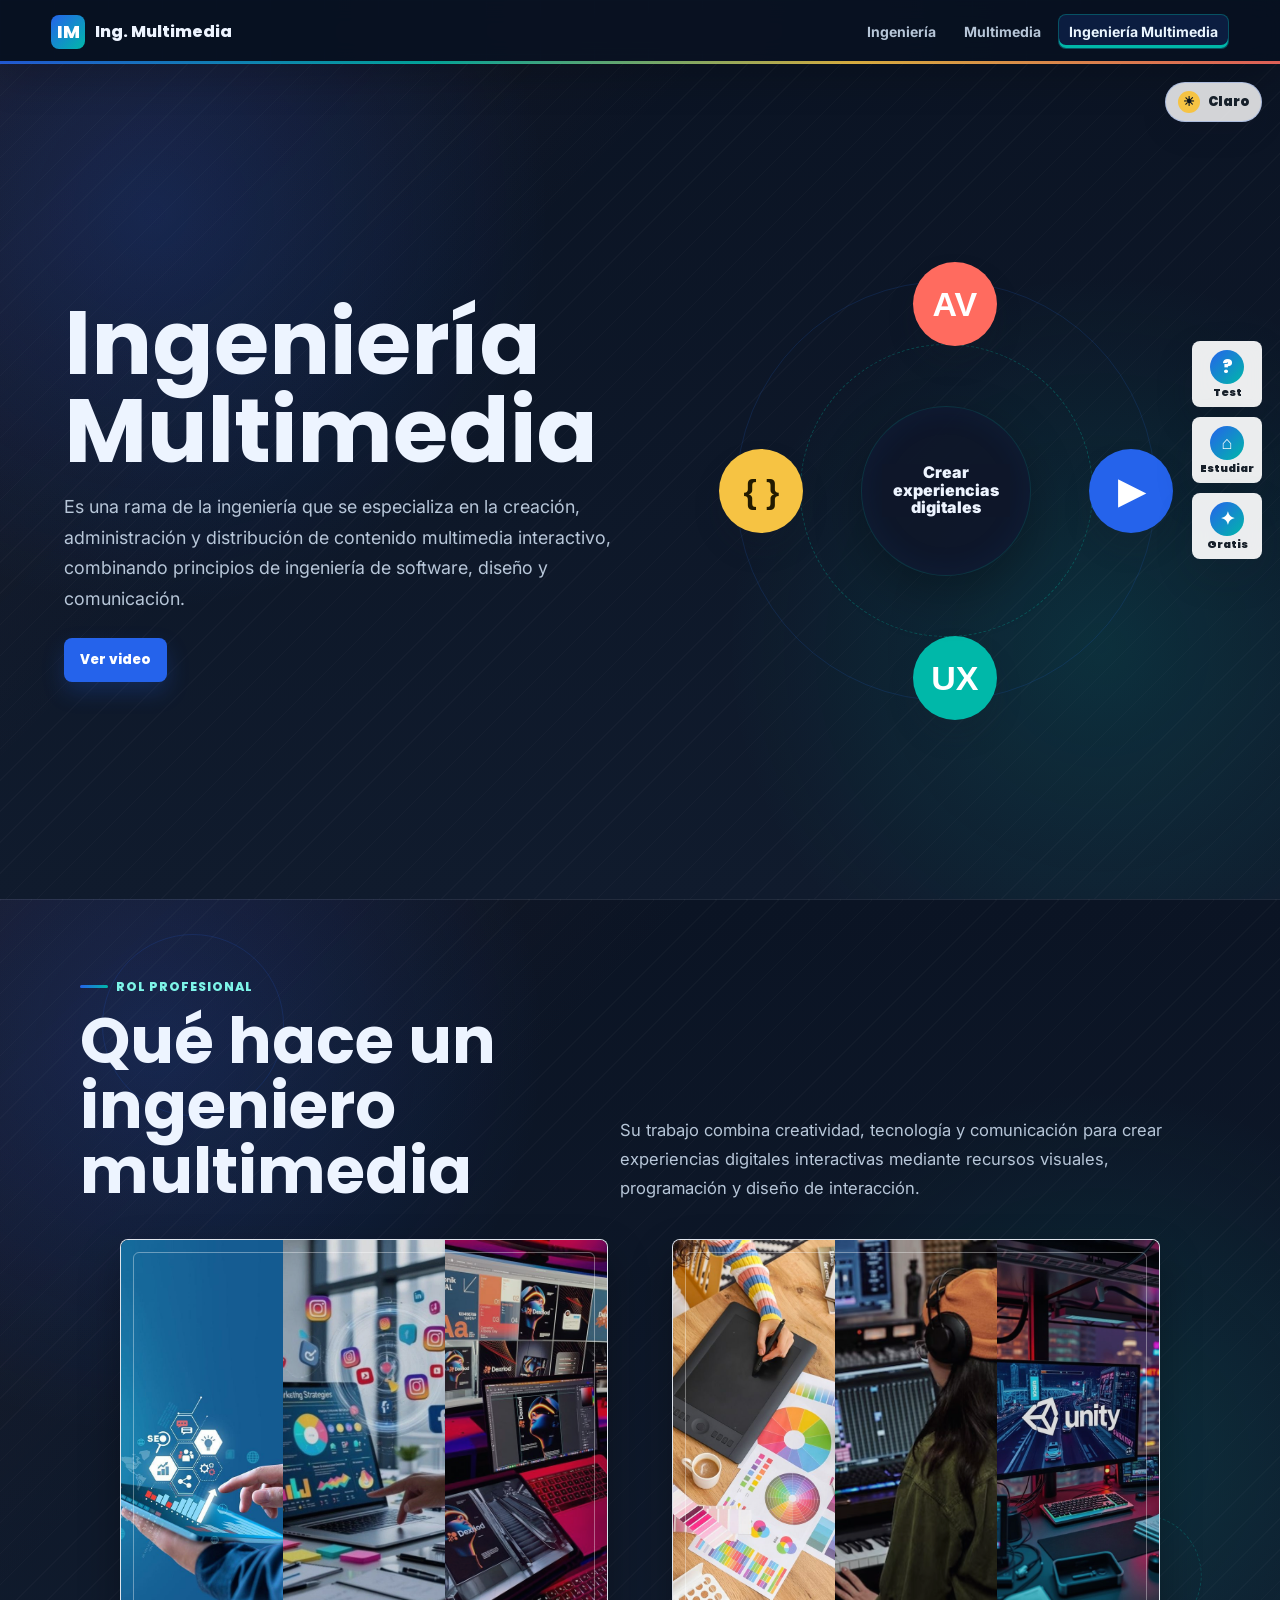
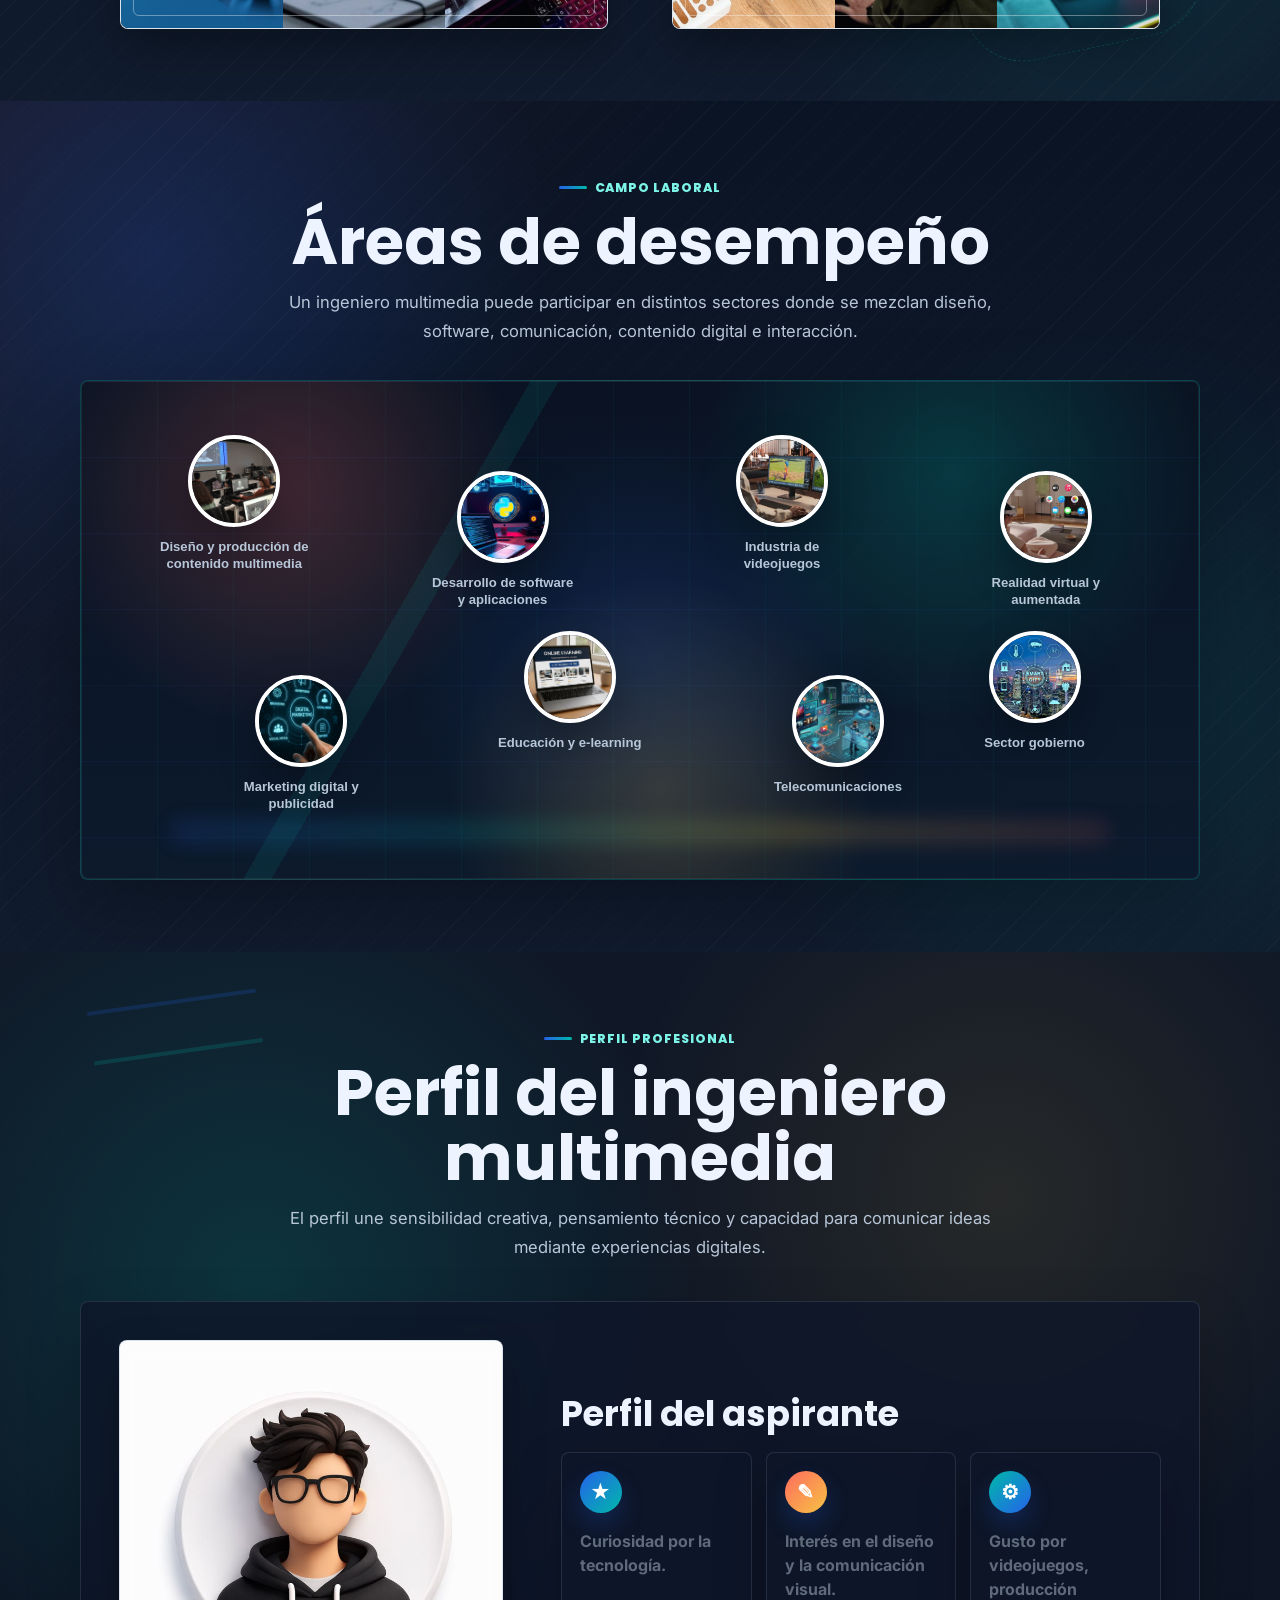
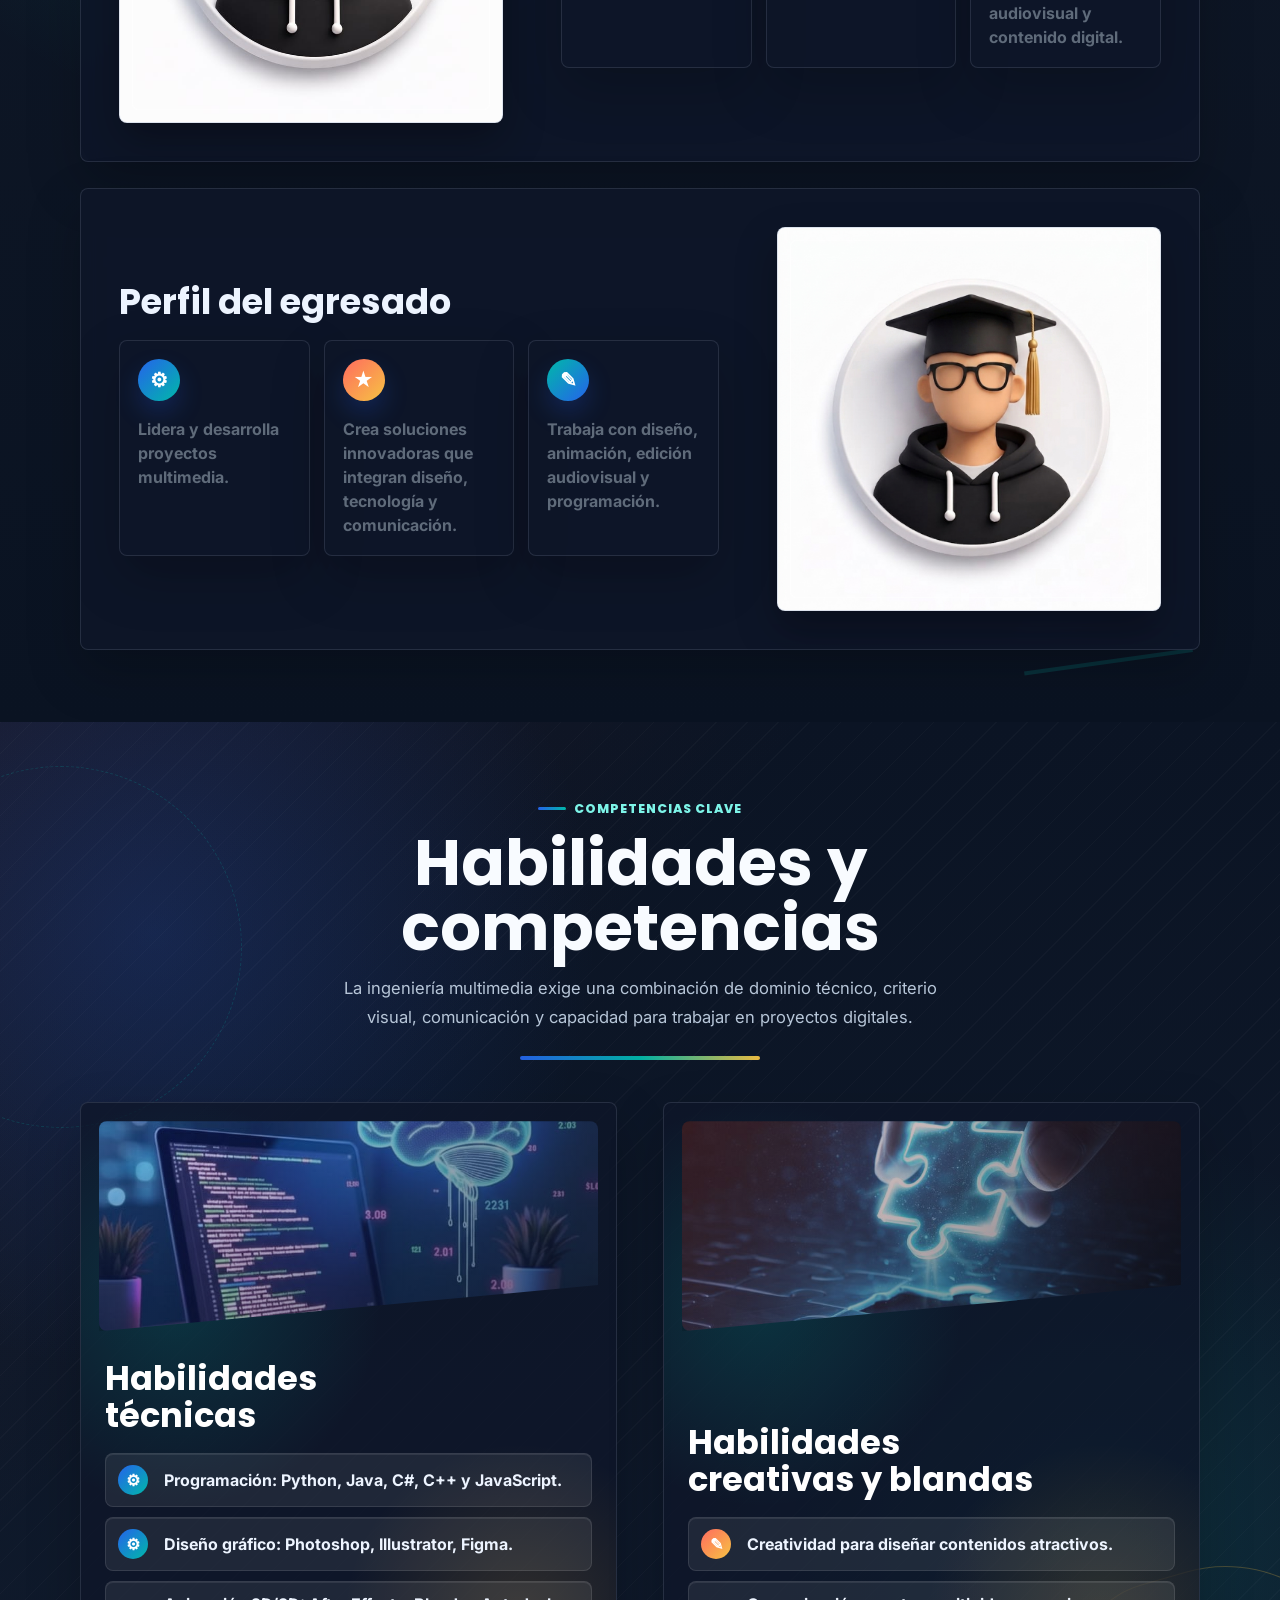
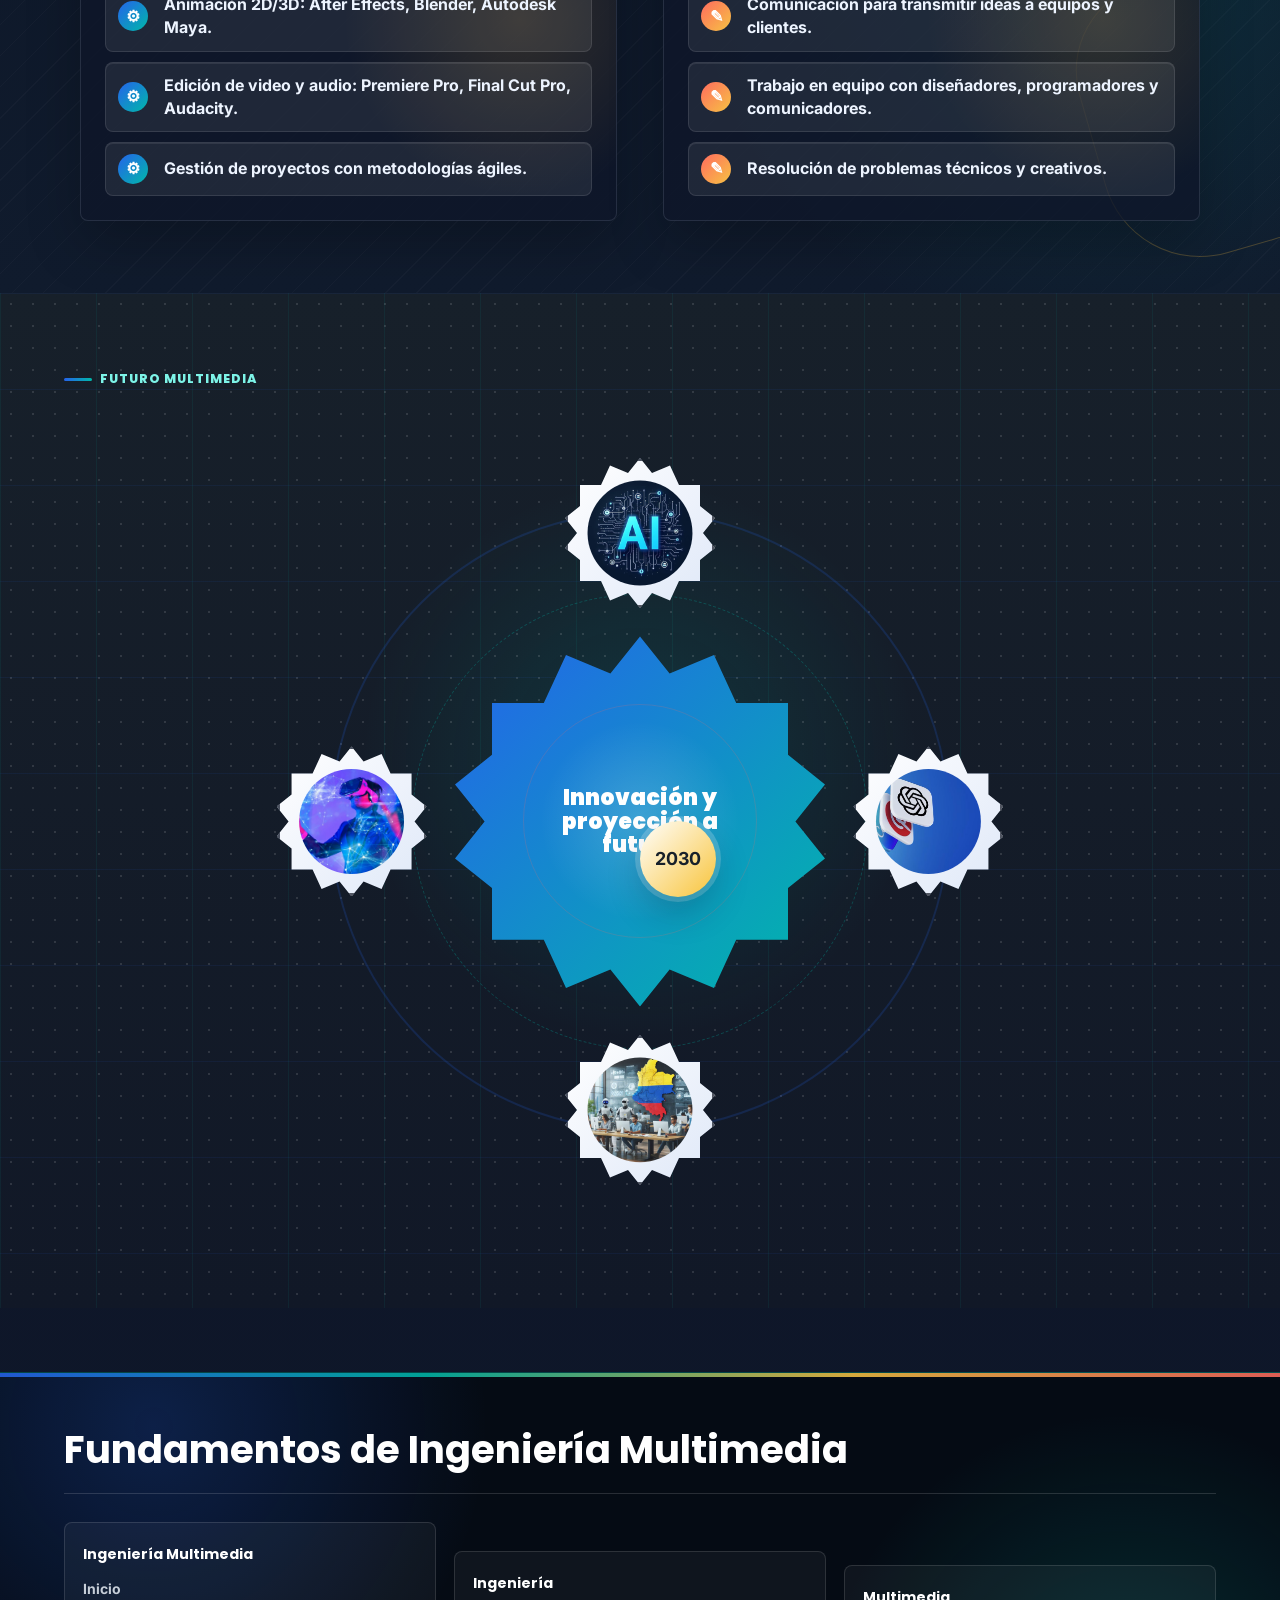
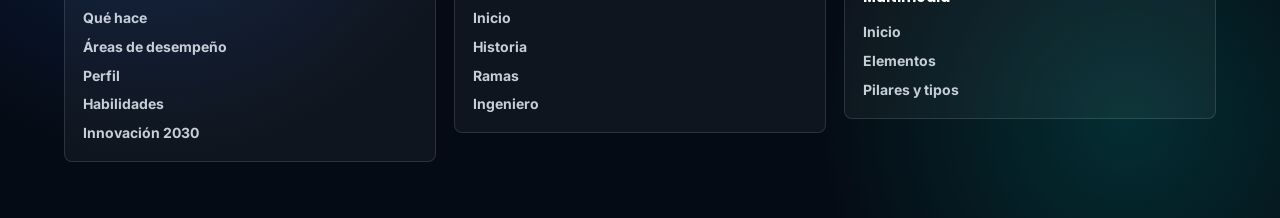
<file: index.html>
﻿<!doctype html>
<html lang="es">
<head>
  <meta charset="utf-8">
  <meta name="viewport" content="width=device-width, initial-scale=1">
  <title>Ingeniería Multimedia</title>
  <link rel="icon" type="image/svg+xml" href="assets/img/ui/favicon.svg">
  <!-- Fuentes principales del sitio: Poppins para títulos e Inter para lectura. -->
  <link rel="preconnect" href="https://fonts.googleapis.com">
  <link rel="preconnect" href="https://fonts.gstatic.com" crossorigin>
  <link href="https://fonts.googleapis.com/css2?family=Inter:wght@400;500;600;700;800&family=Poppins:wght@600;700;800;900&display=swap" rel="stylesheet">
  <link rel="stylesheet" href="css/styles.css">
</head>
<body data-page="ingenieria-multimedia">
  <!-- Encabezado fijo: logo del sitio y menú principal de navegación. -->
  <header class="topbar">
    <a href="index.html" class="brand" aria-label="Inicio">
      <span class="brand-mark">IM</span>
      <span>Ing. Multimedia</span>
    </a>
    <nav aria-label="Secciones principales">
      <a href="ingenieria.html">Ingeniería</a>
      <a href="multimedia.html">Multimedia</a>
      <a href="index.html" class="active">Ingeniería Multimedia</a>
    </nav>
    <button class="theme-toggle" type="button" title="Cambiar modo claro u oscuro" aria-label="Cambiar modo claro u oscuro" aria-pressed="false">
      <span class="theme-toggle-icon" aria-hidden="true">☀</span>
      <span class="theme-toggle-text">Claro</span>
    </button>
  </header>

  <main id="inicio">
    <!-- Portada principal: presenta el tema central y los accesos rápidos. -->
    <section class="home-layout" id="ing-multimedia">
      <div class="intro-grid">
        <div class="intro-text">
          <h1>Ingeniería Multimedia</h1>
          <p>
            Es una rama de la ingeniería que se especializa en la creación, 
            administración y distribución de contenido multimedia interactivo, 
            combinando principios de ingeniería de software, diseño y comunicación.
          </p>
          <div class="hero-actions">
            <button class="button" type="button" id="openVideo" title="Ver video introductorio">Ver video</button>
          </div>
        </div>
        <!-- Elemento visual animado de la portada. Cada orbe representa una parte clave de la ingeniería multimedia. -->
        <div class="stage" aria-label="Ingeniería multimedia en movimiento">
          <div class="media-orbit">
            <button class="orb video" type="button" id="openVideoOrbit" aria-label="Ver video introductorio" title="Ver video introductorio"><span>▶</span></button>
            <button class="orb audio burst-orb" type="button" title="Audiovisual" data-burst-symbol="AV" aria-label="Activar explosión audiovisual"><span>AV</span></button>
            <button class="orb design burst-orb" type="button" title="Experiencia de usuario" data-burst-symbol="UX" aria-label="Activar explosión de experiencia de usuario"><span>UX</span></button>
            <button class="orb code burst-orb" type="button" title="Programación" data-burst-symbol="{ }" aria-label="Activar explosión de programación"><span>{ }</span></button>
          </div>
          <div class="center-chip"><span>Crear experiencias digitales</span></div>
        </div>
      </div>
    </section>

    <!-- Qué hace un ingeniero multimedia: dos tarjetas con imágenes tipo cortina. -->
    <section class="curtain-section" id="que-hace-ing-multimedia">
      <div class="curtain-heading">
        <div>
          <span class="section-kicker">Rol profesional</span>
          <h2>Qué hace un ingeniero multimedia</h2>
        </div>
        <p>
          Su trabajo combina creatividad, tecnología y comunicación para crear
          experiencias digitales interactivas mediante recursos visuales,
          programación y diseño de interacción.
        </p>
      </div>

      <div class="section-hint curtain-hint" role="status" aria-live="polite">Haz clic en una tarjeta para ver el contenido de cada actividad.</div>

      <div class="curtain-grid">
        <article class="curtain-card" tabindex="0" aria-label="Diseño, producción e integración multimedia">
          <div class="curtain-images">
            <img class="active" src="assets/img/ingenieria-multimedia/que-hace-un-ing-multimedia-1.jpg" alt="Diseño y producción de contenido multimedia">
            <img src="assets/img/ingenieria-multimedia/que-hace-un-ing-multimedia-2.jpg" alt="Creación de recursos visuales multimedia">
            <img src="assets/img/ingenieria-multimedia/que-hace-un-ing-multimedia-3.jpg" alt="Integración de tecnologías multimedia">
          </div>
          <div class="curtain-copy">
            <h3>Diseño y producción multimedia</h3>
            <p>Crear gráficos, animaciones, videos y audio para proyectos digitales.</p>
          </div>
        </article>

        <article class="curtain-card" tabindex="0" aria-label="Software, aplicaciones y experiencias interactivas">
          <div class="curtain-images">
            <img class="active" src="assets/img/ingenieria-multimedia/que-hace-un-ing-multimedia-4.jpg" alt="Desarrollo de software multimedia">
            <img src="assets/img/ingenieria-multimedia/que-hace-un-ing-multimedia-5.jpg" alt="Aplicaciones interactivas">
            <img src="assets/img/ingenieria-multimedia/que-hace-un-ing-multimedia-6.jpg" alt="Experiencias inmersivas multimedia">
          </div>
          <div class="curtain-copy">
            <h3>Desarrollo multimedia</h3>
            <p>Programar aplicaciones multimedia interactivas utilizando lenguajes como HTML, CSS y JavaScript.</p>
          </div>
        </article>
      </div>
    </section>

    <!-- Áreas de desempeño: imágenes flotantes tipo globo que explotan al hacer clic. -->
    <section id="areas-desempeno">
      <div class="areas-heading">
        <span class="section-kicker">Campo laboral</span>
        <h2>Áreas de desempeño</h2>
        <p>
          Un ingeniero multimedia puede participar en distintos sectores donde
          se mezclan diseño, software, comunicación, contenido digital e interacción.
        </p>
      </div>
      <div class="areas-cloud" aria-label="Áreas de desempeño de la ingeniería multimedia">
        <button class="area-bubble area-bubble-a" type="button" title="Diseño y producción multimedia">
          <img src="assets/img/ingenieria-multimedia/area-diseñ-y-produccion-multimedia.jpg" alt="Diseño y producción de contenido multimedia">
          <span>Diseño y producción de contenido multimedia</span>
        </button>
        <button class="area-bubble area-bubble-b" type="button" title="Software y aplicaciones">
          <img src="assets/img/ingenieria-multimedia/area-sotfware-y-app.jpg" alt="Desarrollo de software y aplicaciones">
          <span>Desarrollo de software y aplicaciones</span>
        </button>
        <button class="area-bubble area-bubble-c" type="button" title="Industria de videojuegos">
          <img src="assets/img/ingenieria-multimedia/area-videojuegos.jpg" alt="Industria de videojuegos">
          <span>Industria de videojuegos</span>
        </button>
        <button class="area-bubble area-bubble-d" type="button" title="Realidad virtual y aumentada">
          <img src="assets/img/ingenieria-multimedia/area-realidad-v-a.jpg" alt="Realidad virtual y aumentada">
          <span>Realidad virtual y aumentada</span>
        </button>
        <button class="area-bubble area-bubble-e" type="button" title="Marketing digital y publicidad">
          <img src="assets/img/ingenieria-multimedia/area-marketin-y-publicidad.jpg" alt="Marketing digital y publicidad">
          <span>Marketing digital y publicidad</span>
        </button>
        <button class="area-bubble area-bubble-f" type="button" title="Educación y e-learning">
          <img src="assets/img/ingenieria-multimedia/area-e-lerning.jpg" alt="Educación y e-learning">
          <span>Educación y e-learning</span>
        </button>
        <button class="area-bubble area-bubble-g" type="button" title="Telecomunicaciones">
          <img src="assets/img/ingenieria-multimedia/areas-telecominicaciones.png" alt="Telecomunicaciones">
          <span>Telecomunicaciones</span>
        </button>
        <button class="area-bubble area-bubble-h" type="button" title="Sector gobierno">
          <img src="assets/img/ingenieria-multimedia/area-gobierno.jpg" alt="Sector gobierno">
          <span>Sector gobierno</span>
        </button>
      </div>
    </section>

    <!-- Perfil del ingeniero multimedia: aspirante y egresado con imagen e iconos. -->
    <section class="profile-section" id="perfil-ing-multimedia">
      <div class="profile-heading">
        <span class="section-kicker">Perfil profesional</span>
        <h2>Perfil del ingeniero multimedia</h2>
        <p>
          El perfil une sensibilidad creativa, pensamiento técnico y capacidad
          para comunicar ideas mediante experiencias digitales.
        </p>
      </div>

      <div class="profile-grid">
        <article class="profile-panel profile-panel-aspirante">
          <div class="profile-image-wrap">
            <img src="assets/img/ingenieria-multimedia/perfil_interesado.jpg" alt="Perfil del aspirante a ingeniería multimedia">
          </div>
          <div class="profile-content">
            <h3>Perfil del aspirante</h3>
            <div class="profile-traits">
              <div class="profile-trait">
                <span class="trait-icon">★</span>
                <p>Curiosidad por la tecnología.</p>
              </div>
              <div class="profile-trait">
                <span class="trait-icon">✎</span>
                <p>Interés en el diseño y la comunicación visual.</p>
              </div>
              <div class="profile-trait">
                <span class="trait-icon">⚙</span>
                <p>Gusto por videojuegos, producción audiovisual y contenido digital.</p>
              </div>
            </div>
          </div>
        </article>

        <article class="profile-panel profile-panel-egresado">
          <div class="profile-content">
            <h3>Perfil del egresado</h3>
            <div class="profile-traits">
              <div class="profile-trait">
                <span class="trait-icon">⚙</span>
                <p>Lidera y desarrolla proyectos multimedia.</p>
              </div>
              <div class="profile-trait">
                <span class="trait-icon">★</span>
                <p>Crea soluciones innovadoras que integran diseño, tecnología y comunicación.</p>
              </div>
              <div class="profile-trait">
                <span class="trait-icon">✎</span>
                <p>Trabaja con diseño, animación, edición audiovisual y programación.</p>
              </div>
            </div>
          </div>
          <div class="profile-image-wrap">
            <img src="assets/img/ingenieria-multimedia/perfil_egresado.png" alt="Perfil del egresado de ingeniería multimedia">
          </div>
        </article>
      </div>
    </section>

    <!-- Habilidades y competencias: comparativo entre técnicas y creativas/blandas. -->
    <section class="skills-section" id="habilidades-competencias">
      <div class="skills-heading">
        <span class="section-kicker">Competencias clave</span>
        <h2>Habilidades y competencias</h2>
        <p>
          La ingeniería multimedia exige una combinación de dominio técnico,
          criterio visual, comunicación y capacidad para trabajar en proyectos digitales.
        </p>
      </div>

      <div class="skills-panels">
        <article class="skill-panel skill-panel-tech">
          <div class="skill-panel-bg" aria-hidden="true"></div>
          <div class="skill-panel-content">
            <h3>Habilidades técnicas</h3>
            <ul class="skill-list">
              <li><span class="skill-icon gear">⚙</span><span>Programación: Python, Java, C#, C++ y JavaScript.</span></li>
              <li><span class="skill-icon gear">⚙</span><span>Diseño gráfico: Photoshop, Illustrator, Figma.</span></li>
              <li><span class="skill-icon gear">⚙</span><span>Animación 2D/3D: After Effects, Blender, Autodesk Maya.</span></li>
              <li><span class="skill-icon gear">⚙</span><span>Edición de video y audio: Premiere Pro, Final Cut Pro, Audacity.</span></li>
              <li><span class="skill-icon gear">⚙</span><span>Gestión de proyectos con metodologías ágiles.</span></li>
            </ul>
          </div>
        </article>

        <article class="skill-panel skill-panel-soft">
          <div class="skill-panel-bg" aria-hidden="true"></div>
          <div class="skill-panel-content">
            <h3>Habilidades creativas y blandas</h3>
            <ul class="skill-list">
              <li><span class="skill-icon brush">✎</span><span>Creatividad para diseñar contenidos atractivos.</span></li>
              <li><span class="skill-icon brush">✎</span><span>Comunicación para transmitir ideas a equipos y clientes.</span></li>
              <li><span class="skill-icon brush">✎</span><span>Trabajo en equipo con diseñadores, programadores y comunicadores.</span></li>
              <li><span class="skill-icon brush">✎</span><span>Resolución de problemas técnicos y creativos.</span></li>
            </ul>
          </div>
        </article>
      </div>
    </section>

    <!-- Innovación y proyección 2030: engranajes animados con textos al pausar. -->
    <section class="innovation-section" id="innovacion-2030">
      <span class="section-kicker innovation-kicker">Futuro multimedia</span>
      <div class="innovation-stage">
        <article class="innovation-note innovation-note-left">
          <h3>Inteligencia artificial</h3>
          <p>Hacia 2030, la IA será un asistente de creación: ayudará a personalizar experiencias, adaptar contenidos al usuario y acelerar prototipos interactivos.</p>
        </article>

        <article class="innovation-note innovation-note-right-top">
          <h3>IA generativa</h3>
          <p>Las imágenes, voces, animaciones y mundos digitales podrán generarse en minutos, haciendo que el reto principal sea dirigir, seleccionar y dar sentido a lo creado.</p>
        </article>

        <div class="gear-system" aria-label="Innovación y proyección a futuro 2030">
          <div class="gear-center">
            <span>Innovación y proyección a futuro</span>
            <strong class="orbit-year">2030</strong>
          </div>

          <button class="future-gear future-gear-ia" type="button" aria-label="Inteligencia artificial" title="Inteligencia artificial">
            <img src="assets/img/ingenieria-multimedia/IA.jpg" alt="Inteligencia artificial">
          </button>
          <button class="future-gear future-gear-gen" type="button" aria-label="IA generativa y multimedia" title="IA generativa">
            <img src="assets/img/ingenieria-multimedia/ias-gnerativas.jpg" alt="IA generativa y multimedia">
          </button>
          <button class="future-gear future-gear-col" type="button" aria-label="Tendencias en Colombia" title="Tendencias en Colombia">
            <img src="assets/img/ingenieria-multimedia/tendencias-en-colombia.jpg" alt="Tendencias en Colombia">
          </button>
          <button class="future-gear future-gear-xr" type="button" aria-label="Realidad virtual aumentada y mixta" title="Realidad extendida">
            <img src="assets/img/ingenieria-multimedia/Realidad-aumentada.jpg" alt="Realidad virtual aumentada y mixta">
          </button>
        </div>

        <article class="innovation-note innovation-note-left-bottom">
          <h3>Tendencias en Colombia</h3>
          <p>El crecimiento de la educación virtual, el comercio digital y las industrias creativas abrirá más espacio para productos web, audiovisuales e inmersivos.</p>
        </article>

        <article class="innovation-note innovation-note-right-bottom">
          <h3>Realidad extendida</h3>
          <p>La realidad aumentada, virtual y mixta llevará la multimedia más allá de la pantalla, hacia clases, simuladores, turismo, salud y entrenamiento profesional.</p>
        </article>
      </div>
    </section>

  </main>

  <!-- Pie de página del sitio. -->
  <!-- Pie de página global: resume las tres páginas y permite saltar a sus secciones. -->
  <footer class="site-footer">
    <div class="footer-brand">
      <strong>Fundamentos de Ingeniería Multimedia</strong>
    </div>

    <nav class="footer-menu" aria-label="Menú general del sitio">
      <section class="footer-group">
        <h3><a href="index.html">Ingeniería Multimedia</a></h3>
        <ul>
          <li><a href="index.html#ing-multimedia">Inicio</a></li>
          <li><a href="index.html#que-hace-ing-multimedia">Qué hace</a></li>
          <li><a href="index.html#areas-desempeno">Áreas de desempeño</a></li>
          <li><a href="index.html#perfil-ing-multimedia">Perfil</a></li>
          <li><a href="index.html#habilidades-competencias">Habilidades</a></li>
          <li><a href="index.html#innovacion-2030">Innovación 2030</a></li>
        </ul>
      </section>

      <section class="footer-group">
        <h3><a href="ingenieria.html">Ingeniería</a></h3>
        <ul>
          <li><a href="ingenieria.html#ingenieria">Inicio</a></li>
          <li><a href="ingenieria.html#historia-ingenieria">Historia</a></li>
          <li><a href="ingenieria.html#ramas-ingenieria">Ramas</a></li>
          <li><a href="ingenieria.html#que-es-un-ingeniero">Ingeniero</a></li>
        </ul>
      </section>

      <section class="footer-group">
        <h3><a href="multimedia.html">Multimedia</a></h3>
        <ul>
          <li><a href="multimedia.html#multimedia">Inicio</a></li>
          <li><a href="multimedia.html#elementos-multimedia">Elementos</a></li>
          <li><a href="multimedia.html#pilares-tipos">Pilares y tipos</a></li>
        </ul>
      </section>
    </nav>
  </footer>

  <!-- Modal reutilizable para mostrar información ampliada de varias secciones. -->
  <div class="modal" id="modal" aria-hidden="true">
    <article class="modal-card" role="dialog" aria-modal="true" aria-labelledby="modalTitle">
      <div id="modalArt"></div>
      <div class="modal-content">
        <button class="close" type="button" id="closeModal" aria-label="Cerrar" title="Cerrar ventana">X</button>
        <h2 id="modalTitle"></h2>
        <p id="modalText"></p>
      </div>
    </article>
  </div>

  <!-- Modal específico para reproducir el video de introducción. -->
  <div class="modal" id="videoModal" aria-hidden="true">
    <article class="modal-card video-modal-card" role="dialog" aria-modal="true" aria-labelledby="videoTitle">
      <div class="modal-content">
        <button class="close" type="button" id="closeVideo" aria-label="Cerrar" title="Cerrar video">X</button>
        <h2 id="videoTitle">Video de introducción</h2>
      </div>
      <video id="introVideo" controls preload="none">
        <source src="assets/video/ingenieria-multimedia/intro.mp4" type="video/mp4">
        Tu navegador no puede reproducir este video.
      </video>
    </article>
  </div>

  <!-- Modal del test: no se cierra al tocar el fondo para que el usuario no pierda sus respuestas. -->
  <div class="modal action-modal" id="testModal" aria-hidden="true">
    <article class="modal-card action-card test-card" role="dialog" aria-modal="true" aria-labelledby="testTitle">
      <button class="close" type="button" data-close-modal="testModal" aria-label="Cerrar" title="Cerrar test">X</button>
      <div class="action-card-head">
        <span class="section-kicker">Test vocacional</span>
        <h2 id="testTitle">Encuentra tu área de interés</h2>
        <p>Responde las tres preguntas y luego revisa el resultado.</p>
      </div>

      <form class="test-form" id="profileTest">
        <fieldset>
          <legend>1. ¿Qué actividad te llama más la atención?</legend>
          <label><input type="radio" name="q1" value="A"> Diseñar personajes y mundos para un videojuego.</label>
          <label><input type="radio" name="q1" value="B"> Crear contenido llamativo para redes sociales o publicidad.</label>
          <label><input type="radio" name="q1" value="C"> Producir un cortometraje o una pieza audiovisual.</label>
          <label><input type="radio" name="q1" value="D"> Desarrollar una app o una página web interactiva.</label>
        </fieldset>

        <fieldset>
          <legend>2. ¿Qué herramienta te gustaría dominar?</legend>
          <label><input type="radio" name="q2" value="A"> Un motor de videojuegos como Unity o Unreal Engine.</label>
          <label><input type="radio" name="q2" value="B"> Software de diseño como Photoshop, Illustrator o Figma.</label>
          <label><input type="radio" name="q2" value="C"> Programas de edición de video como Premiere Pro o After Effects.</label>
          <label><input type="radio" name="q2" value="D"> Lenguajes de programación como Python o JavaScript.</label>
        </fieldset>

        <fieldset>
          <legend>3. ¿Cuál es tu objetivo profesional ideal?</legend>
          <label><input type="radio" name="q3" value="A"> Ser parte de un estudio de desarrollo de juegos.</label>
          <label><input type="radio" name="q3" value="B"> Dirigir el arte digital y la estrategia de marca de una empresa.</label>
          <label><input type="radio" name="q3" value="C"> Trabajar en postproducción de películas y series.</label>
          <label><input type="radio" name="q3" value="D"> Liderar proyectos de innovación tecnológica en una compañía.</label>
        </fieldset>

        <p class="test-warning" id="testWarning" aria-live="polite"></p>
        <button class="button" type="submit" title="Calcular resultado del test">Ver resultado</button>
      </form>

      <section class="test-result" id="testResult" aria-live="polite"></section>
      <button class="button secondary retake-test" type="button" id="retakeTest" title="Reiniciar el test">Volver a realizar el test</button>
    </article>
  </div>

  <!-- Modal de universidades: el fondo también sirve para cerrar la ventana. -->
  <div class="modal action-modal dismissible" id="studyModal" aria-hidden="true">
    <article class="modal-card action-card study-card" role="dialog" aria-modal="true" aria-labelledby="studyTitle">
      <button class="close" type="button" data-close-modal="studyModal" aria-label="Cerrar" title="Cerrar universidades">X</button>
      <div class="action-card-head">
        <span class="section-kicker">Colombia</span>
        <h2 id="studyTitle">Dónde estudiar Ingeniería Multimedia</h2>
        <p>Programas universitarios en Colombia relacionados con la formación en Ingeniería Multimedia.</p>
      </div>
      <div class="link-grid university-grid">
        <a href="https://uninpahu.edu.co/oferta-academica/ingenieria-multimedia/" target="_blank" rel="noopener noreferrer">
          <img src="assets/img/logos/unipahu.jpg" alt="UNINPAHU">
          <span>UNINPAHU</span>
        </a>
        <a href="https://unisimon.edu.co/pregrados/ingenieria-multimedia/barranquilla" target="_blank" rel="noopener noreferrer">
          <img src="assets/img/logos/Universidad-Simon-Bolivar.jpg" alt="Universidad Simón Bolívar">
          <span>Universidad Simón Bolívar</span>
        </a>
        <a href="https://umng.edu.co/programa/ingenieria-en-multimedia/" target="_blank" rel="noopener noreferrer">
          <img src="assets/img/logos/u-militar-nueva-granada.png" alt="Universidad Militar Nueva Granada">
          <span>U. Militar Nueva Granada</span>
        </a>
        <a href="https://www.uao.edu.co/programa/ingenieria-multimedia/" target="_blank" rel="noopener noreferrer">
          <img src="assets/img/logos/universidad-autonoma-de-occidente.png" alt="Universidad Autónoma de Occidente">
          <span>U. Autónoma de Occidente</span>
        </a>
        <a href="https://estudios.unad.edu.co/ingenieria-multimedia" target="_blank" rel="noopener noreferrer">
          <img src="assets/img/logos/unad.png" alt="UNAD">
          <span>UNAD</span>
        </a>
        <a href="https://unimayor.edu.co/web/oferta-academica/programas-profesionales/ingenieria-multimedia" target="_blank" rel="noopener noreferrer">
          <img src="assets/img/logos/colegio-mayor-del-cauca.png" alt="Colegio Mayor del Cauca">
          <span>Colegio Mayor del Cauca</span>
        </a>
      </div>
    </article>
  </div>

  <!-- Modal de herramientas gratuitas: logos con enlaces oficiales en nueva pestaña. -->
  <div class="modal action-modal dismissible" id="toolsModal" aria-hidden="true">
    <article class="modal-card action-card tools-card" role="dialog" aria-modal="true" aria-labelledby="toolsTitle">
      <button class="close" type="button" data-close-modal="toolsModal" aria-label="Cerrar" title="Cerrar herramientas">X</button>
      <div class="action-card-head">
        <span class="section-kicker">Recursos gratis</span>
        <h2 id="toolsTitle">Herramientas para crear contenido multimedia</h2>
        <p>Recursos gratuitos organizados por categoría para crear, editar y desarrollar proyectos multimedia.</p>
      </div>
      <div class="tool-categories">
        <section class="tool-category">
          <h3>Diseño gráfico e ilustración</h3>
          <div class="link-grid tools-grid">
            <a href="https://www.canva.com/" target="_blank" rel="noopener noreferrer"><img src="assets/img/logos/canva.jpg" alt="Canva"><span>Canva</span></a>
            <a href="https://www.gimp.org/" target="_blank" rel="noopener noreferrer"><img src="assets/img/logos/gimp.jpg" alt="GIMP"><span>GIMP</span></a>
            <a href="https://krita.org/en/" target="_blank" rel="noopener noreferrer"><img src="assets/img/logos/krita.jpg" alt="Krita"><span>Krita</span></a>
          </div>
        </section>

        <section class="tool-category">
          <h3>Animación y modelado 3D</h3>
          <div class="link-grid tools-grid">
            <a href="https://www.blender.org/" target="_blank" rel="noopener noreferrer"><img src="assets/img/logos/Blender.jpg" alt="Blender"><span>Blender</span></a>
          </div>
        </section>

        <section class="tool-category">
          <h3>Edición de audio</h3>
          <div class="link-grid tools-grid">
            <a href="https://www.audacityteam.org/" target="_blank" rel="noopener noreferrer"><img src="assets/img/logos/Audacity.jpg" alt="Audacity"><span>Audacity</span></a>
          </div>
        </section>

        <section class="tool-category">
          <h3>Edición de video</h3>
          <div class="link-grid tools-grid">
            <a href="https://www.blackmagicdesign.com/products/davinciresolve/" target="_blank" rel="noopener noreferrer"><img src="assets/img/logos/DaVinci-Resolve.jpg" alt="DaVinci Resolve"><span>DaVinci Resolve</span></a>
            <a href="https://www.capcut.com/" target="_blank" rel="noopener noreferrer"><img src="assets/img/logos/CapCut.jpg" alt="CapCut"><span>CapCut</span></a>
          </div>
        </section>

        <section class="tool-category">
          <h3>Desarrollo y programación</h3>
          <div class="link-grid tools-grid">
            <a href="https://code.visualstudio.com/" target="_blank" rel="noopener noreferrer"><img src="assets/img/logos/Visual-Studio-Code.jpg" alt="Visual Studio Code"><span>VS Code</span></a>
            <a href="https://scratch.mit.edu/" target="_blank" rel="noopener noreferrer"><img src="assets/img/logos/Scratch.jpg" alt="Scratch"><span>Scratch</span></a>
          </div>
        </section>
      </div>
    </article>
  </div>

  <!-- Botones flotantes: accesos rápidos y navegación hacia la sección anterior. -->
  <div class="floating-actions" aria-label="Accesos rápidos">
    <button class="float-action" type="button" data-action-modal="testModal" aria-label="Abrir test" title="Abrir test vocacional"><span>?</span><small>Test</small></button>
    <button class="float-action" type="button" data-action-modal="studyModal" aria-label="Dónde estudiar" title="Ver dónde estudiar"><span>⌂</span><small>Estudiar</small></button>
    <button class="float-action" type="button" data-action-modal="toolsModal" aria-label="Herramientas gratis" title="Ver herramientas gratis"><span>✦</span><small>Gratis</small></button>
  </div>
  <button class="float-action previous-action" type="button" id="backTop" aria-label="Ir a la sección anterior" title="Ir a la sección anterior"><span>↑</span><small>Anterior</small></button>

  <script src="js/main.js"></script>
</body>
</html>
</file>
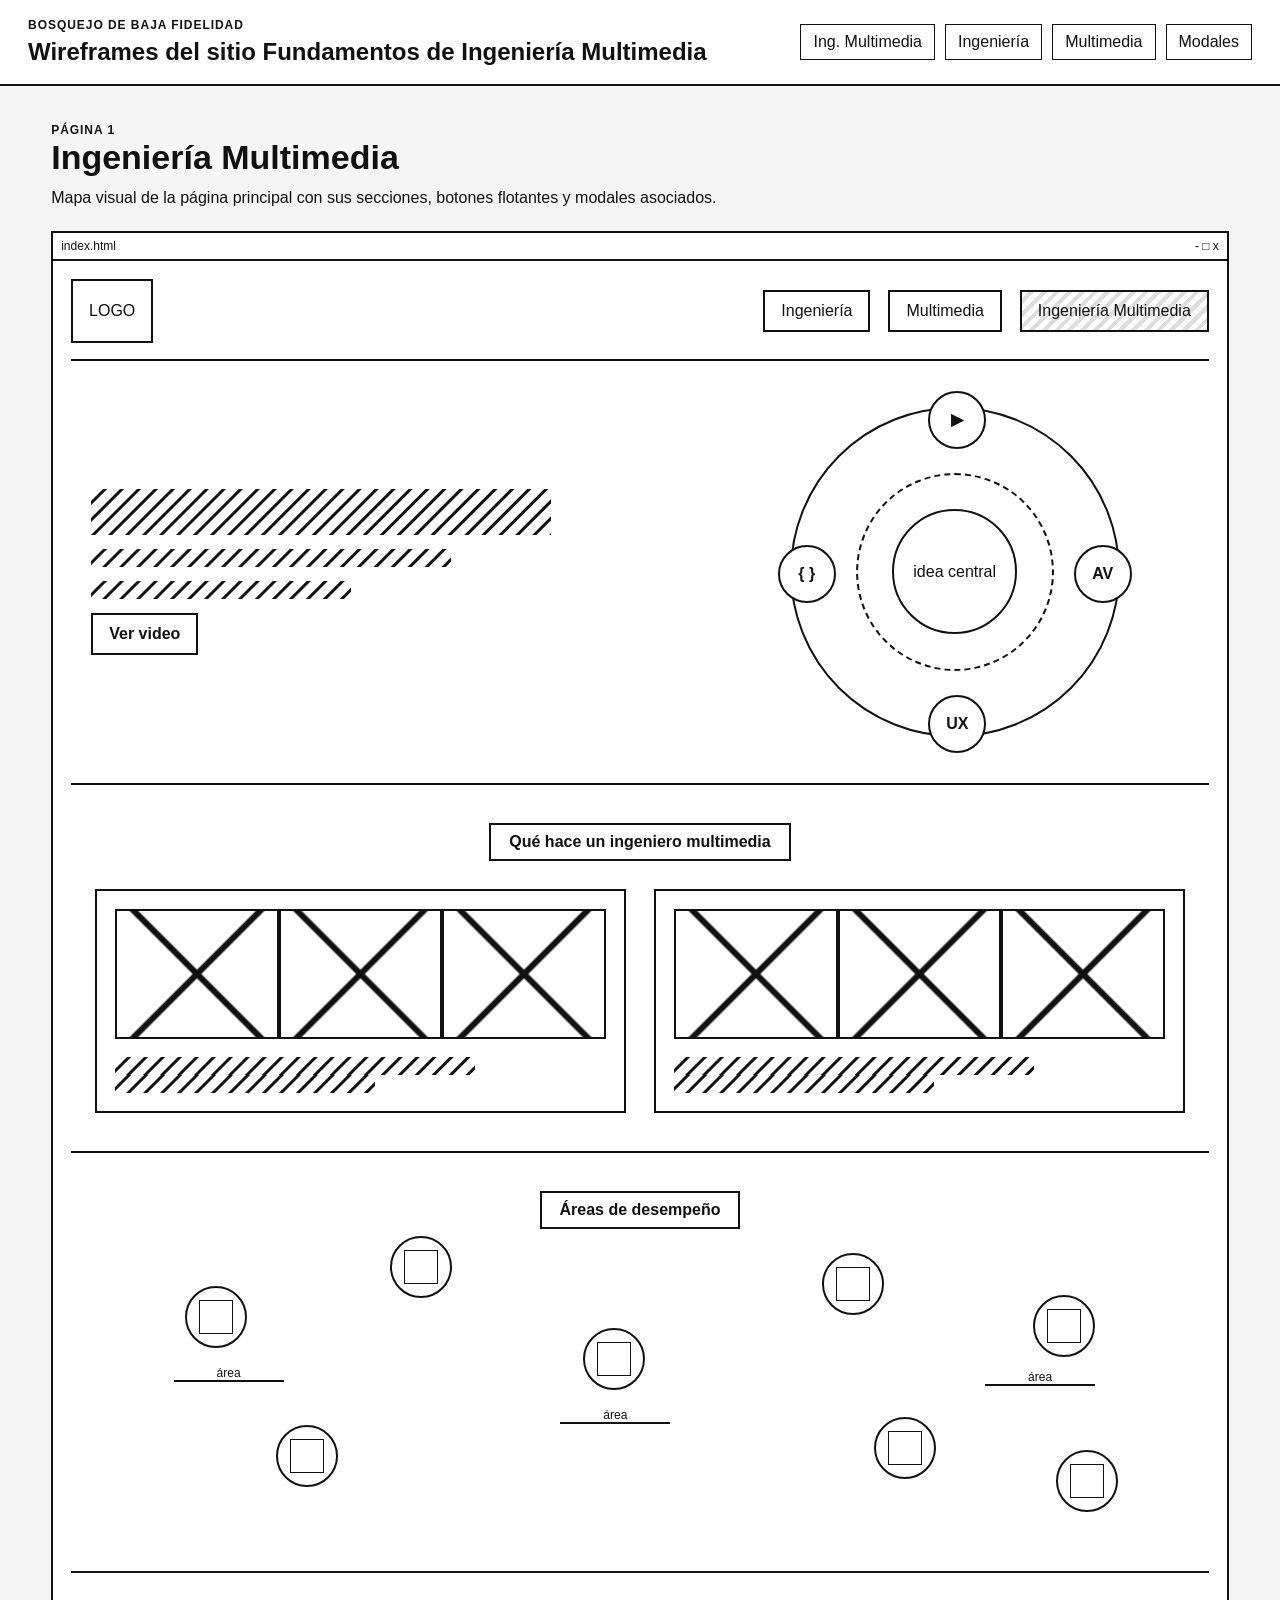
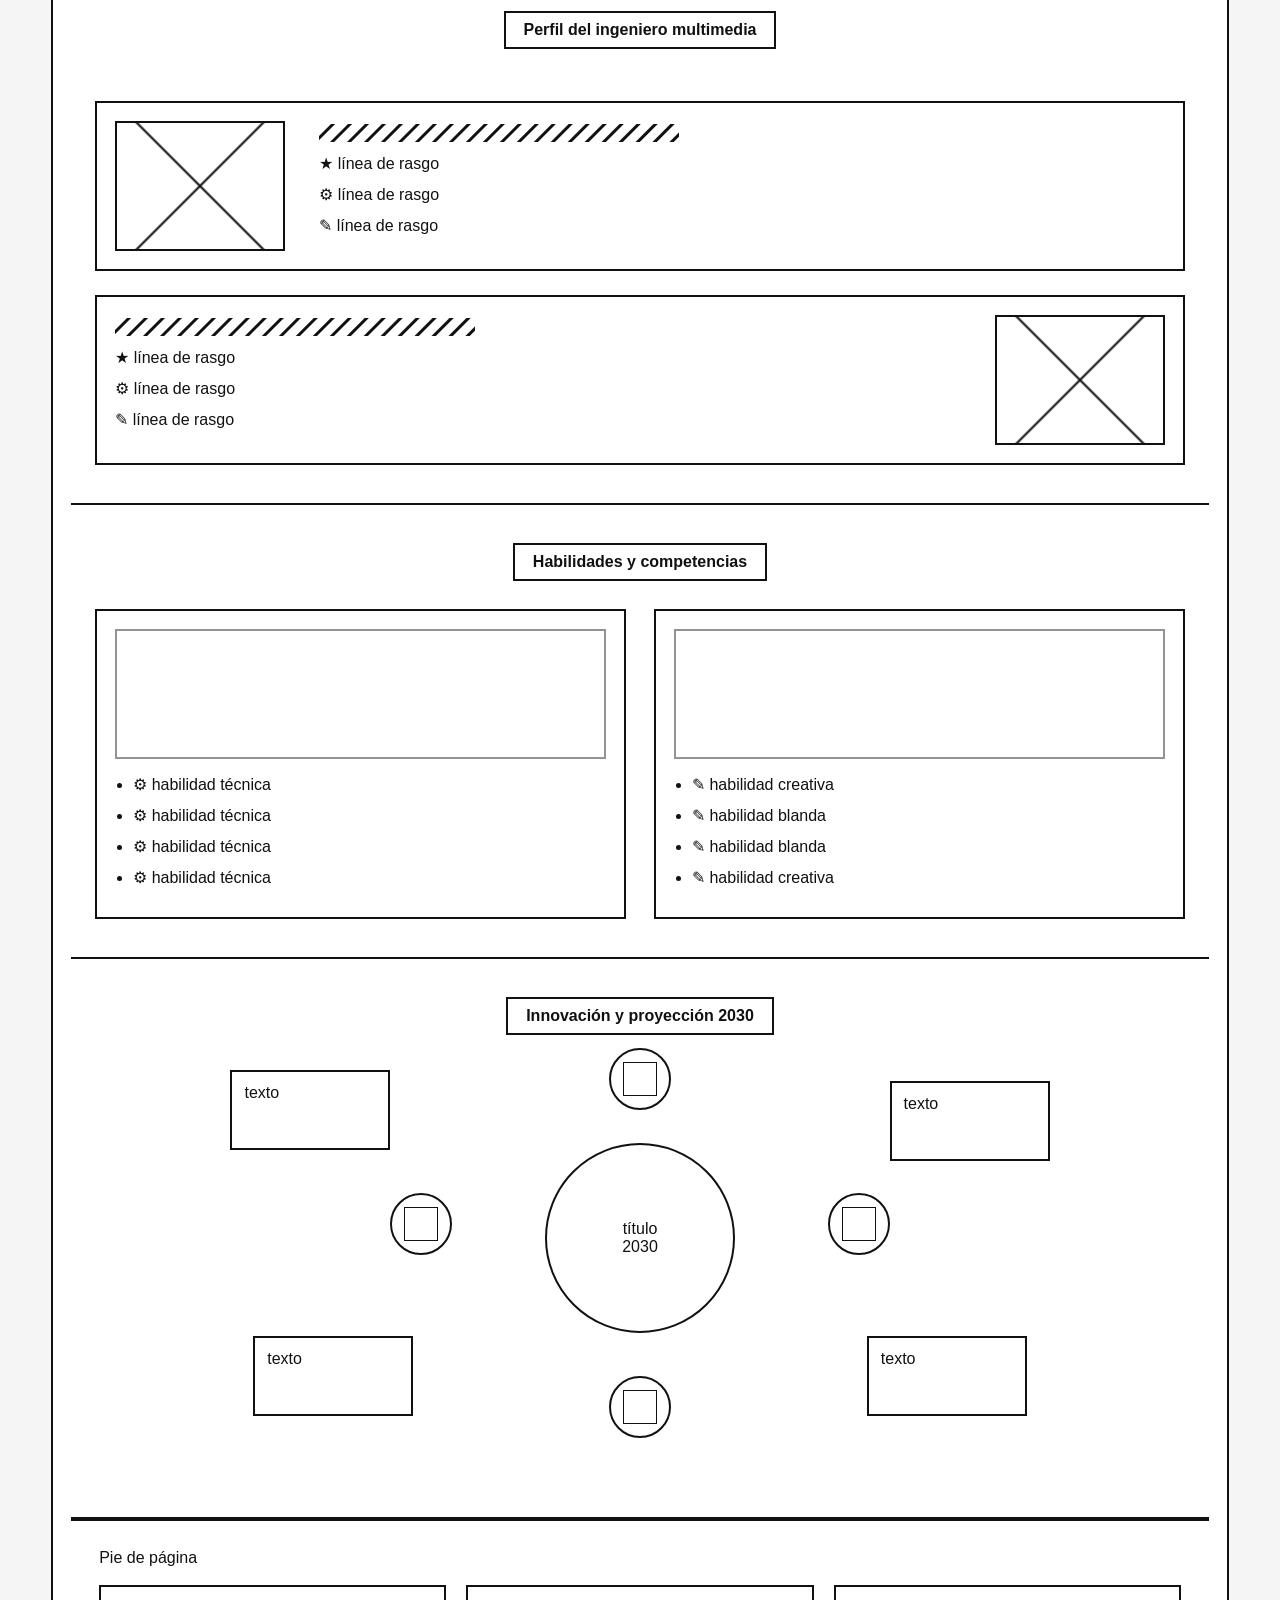
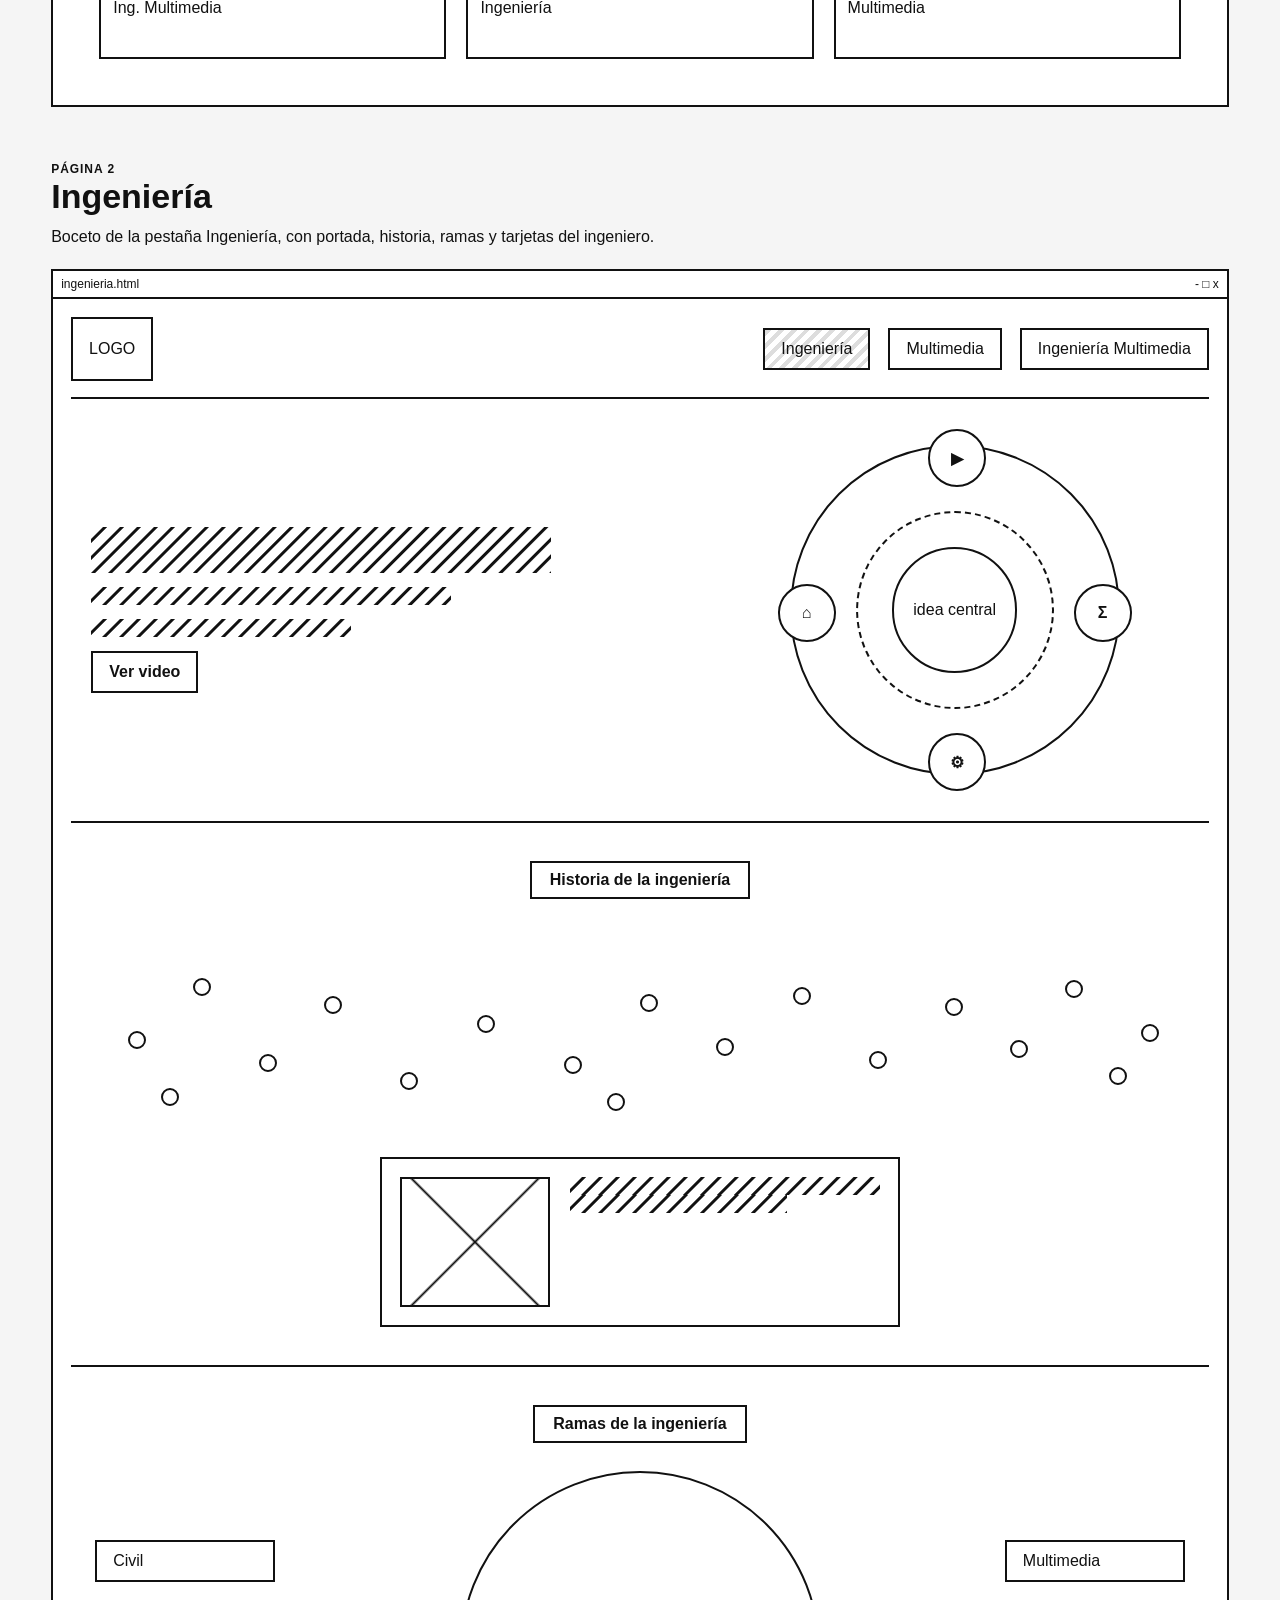
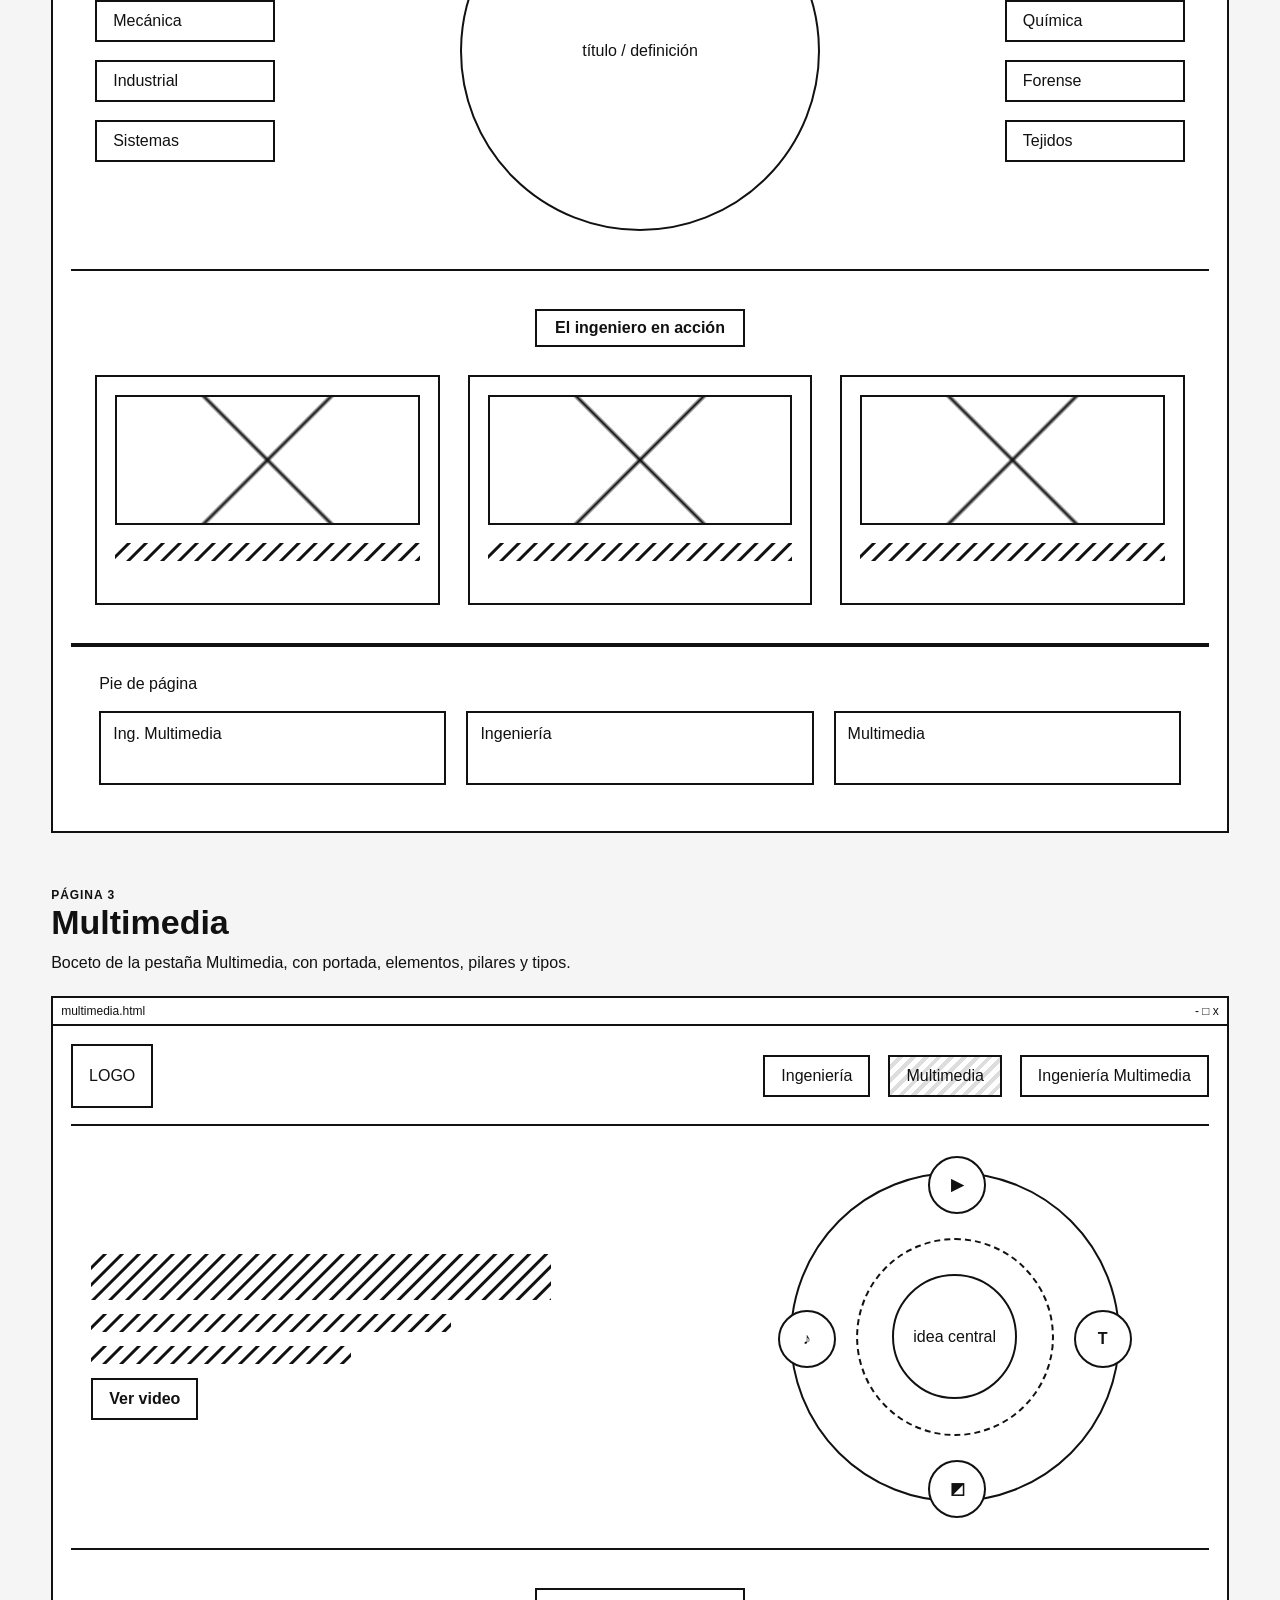
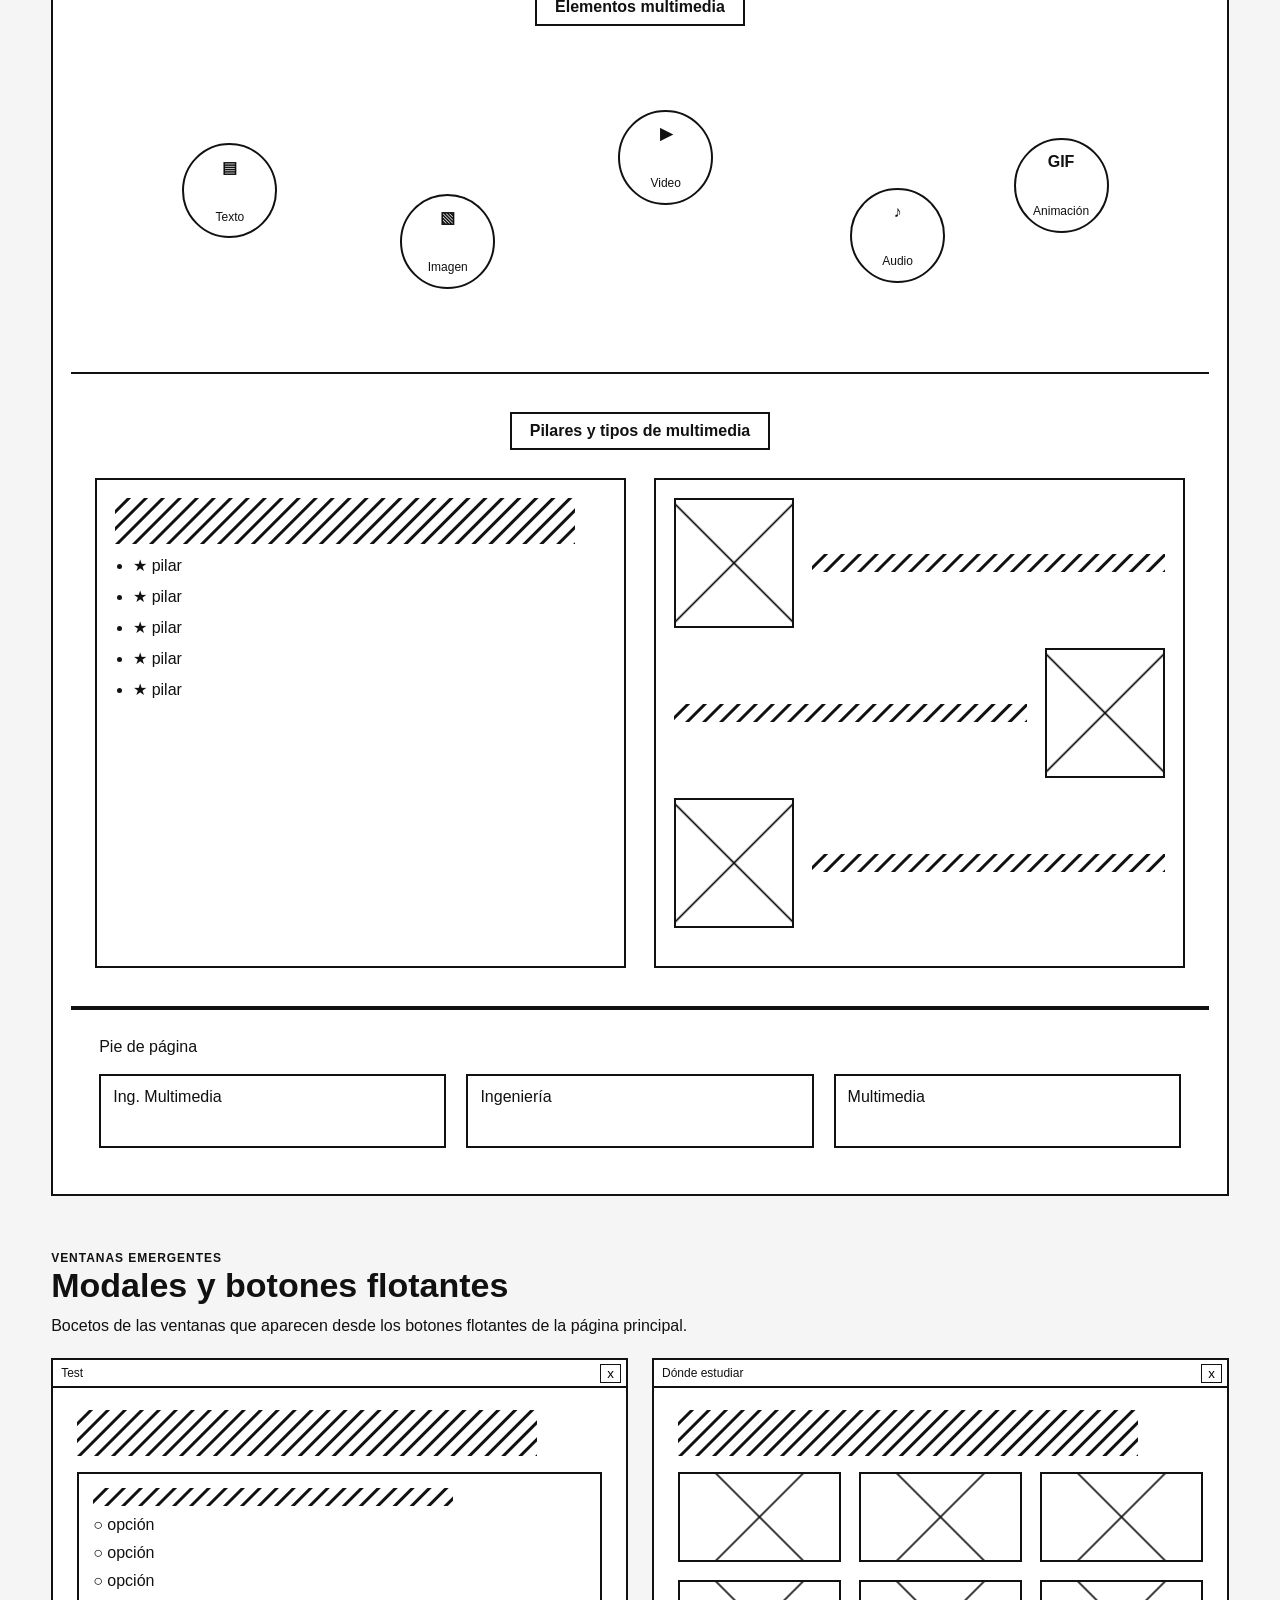
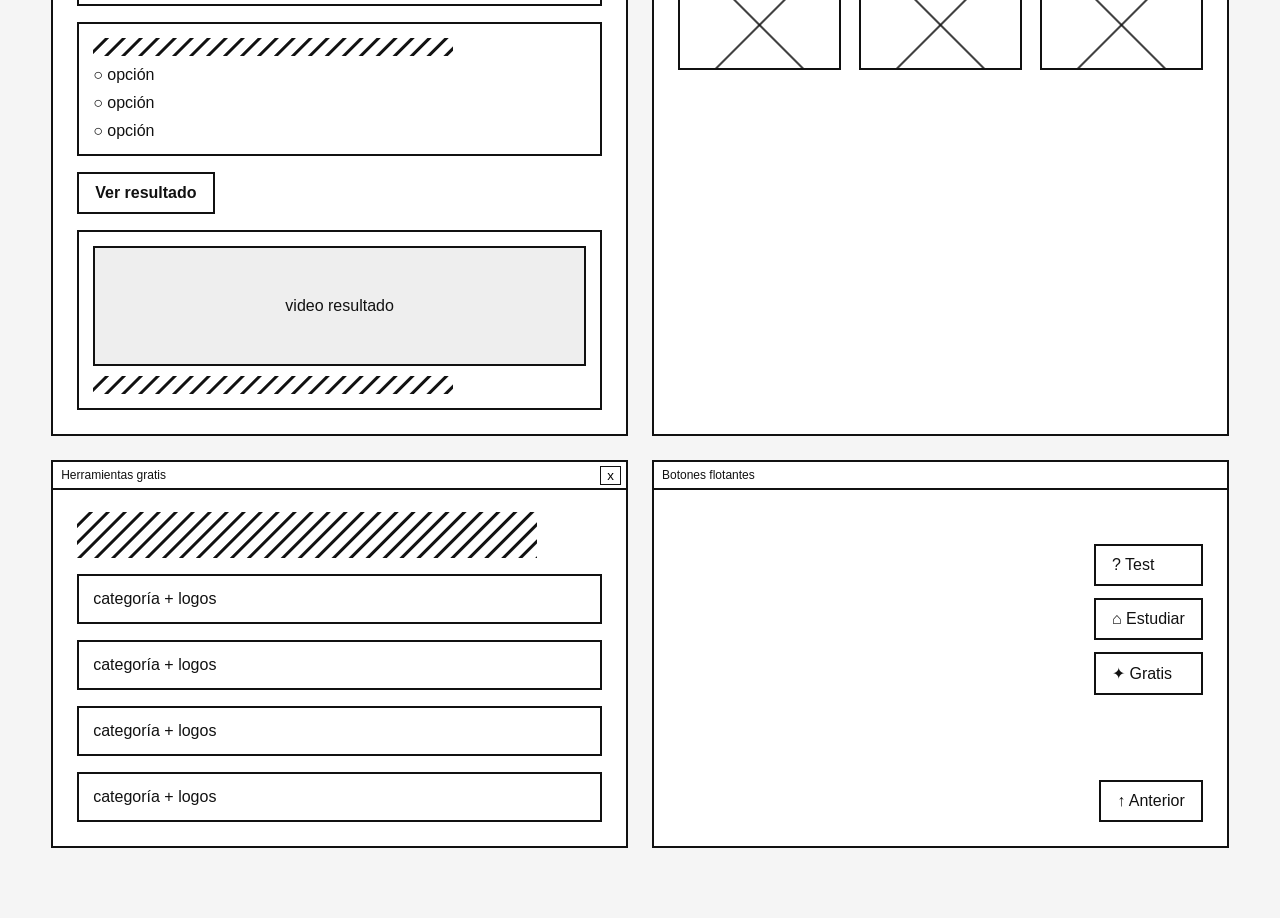
<file: wireframes/index.html>
<!doctype html>
<html lang="es">
<head>
  <meta charset="utf-8">
  <meta name="viewport" content="width=device-width, initial-scale=1">
  <title>Wireframes del proyecto</title>
  <link rel="stylesheet" href="wireframes.css">
</head>
<body>
  <header class="wf-topbar">
    <div>
      <p class="wf-eyebrow">Bosquejo de baja fidelidad</p>
      <h1>Wireframes del sitio Fundamentos de Ingeniería Multimedia</h1>
    </div>
    <nav aria-label="Navegación de wireframes">
      <a href="#wf-im">Ing. Multimedia</a>
      <a href="#wf-ing">Ingeniería</a>
      <a href="#wf-multi">Multimedia</a>
      <a href="#wf-modals">Modales</a>
    </nav>
  </header>

  <main>
    <section class="wf-sheet" id="wf-im">
      <div class="wf-section-title">
        <span>Página 1</span>
        <h2>Ingeniería Multimedia</h2>
        <p>Mapa visual de la página principal con sus secciones, botones flotantes y modales asociados.</p>
      </div>

      <article class="browser-frame">
        <div class="browser-bar">
          <span>index.html</span>
          <span class="browser-actions">- □ x</span>
        </div>
        <div class="wire-page">
          <div class="wire-header">
            <div class="wire-logo">LOGO</div>
            <div class="wire-nav">
              <span>Ingeniería</span>
              <span>Multimedia</span>
              <span class="active">Ingeniería Multimedia</span>
            </div>
          </div>

          <section class="wire-hero">
            <div class="wire-copy">
              <div class="scribble title"></div>
              <div class="scribble"></div>
              <div class="scribble short"></div>
              <div class="wire-button">Ver video</div>
            </div>
            <div class="wire-orbit">
              <div class="orbit-ring"></div>
              <div class="orb o1">▶</div>
              <div class="orb o2">AV</div>
              <div class="orb o3">UX</div>
              <div class="orb o4">{ }</div>
              <div class="orbit-center">idea central</div>
            </div>
          </section>

          <section class="wire-block">
            <div class="wire-label">Qué hace un ingeniero multimedia</div>
            <div class="two-columns">
              <div class="curtain-card">
                <div class="curtain-row">
                  <div></div><div></div><div></div>
                </div>
                <div class="scribble"></div>
                <div class="scribble short"></div>
              </div>
              <div class="curtain-card">
                <div class="curtain-row">
                  <div></div><div></div><div></div>
                </div>
                <div class="scribble"></div>
                <div class="scribble short"></div>
              </div>
            </div>
          </section>

          <section class="wire-block cloud-block">
            <div class="wire-label">Áreas de desempeño</div>
            <div class="bubble b1"></div>
            <div class="bubble b2"></div>
            <div class="bubble b3"></div>
            <div class="bubble b4"></div>
            <div class="bubble b5"></div>
            <div class="bubble b6"></div>
            <div class="bubble b7"></div>
            <div class="bubble b8"></div>
            <div class="caption c1">área</div>
            <div class="caption c2">área</div>
            <div class="caption c3">área</div>
          </section>

          <section class="wire-block profile-block">
            <div class="wire-label">Perfil del ingeniero multimedia</div>
            <div class="profile-panel">
              <div class="image-box cross"></div>
              <div>
                <div class="scribble"></div>
                <div class="icon-line">★ línea de rasgo</div>
                <div class="icon-line">⚙ línea de rasgo</div>
                <div class="icon-line">✎ línea de rasgo</div>
              </div>
            </div>
            <div class="profile-panel reverse">
              <div>
                <div class="scribble"></div>
                <div class="icon-line">★ línea de rasgo</div>
                <div class="icon-line">⚙ línea de rasgo</div>
                <div class="icon-line">✎ línea de rasgo</div>
              </div>
              <div class="image-box cross"></div>
            </div>
          </section>

          <section class="wire-block skills-block">
            <div class="wire-label">Habilidades y competencias</div>
            <div class="two-columns">
              <div class="skill-box">
                <div class="image-box faint"></div>
                <ul>
                  <li>⚙ habilidad técnica</li>
                  <li>⚙ habilidad técnica</li>
                  <li>⚙ habilidad técnica</li>
                  <li>⚙ habilidad técnica</li>
                </ul>
              </div>
              <div class="skill-box">
                <div class="image-box faint"></div>
                <ul>
                  <li>✎ habilidad creativa</li>
                  <li>✎ habilidad blanda</li>
                  <li>✎ habilidad blanda</li>
                  <li>✎ habilidad creativa</li>
                </ul>
              </div>
            </div>
          </section>

          <section class="wire-block innovation-block">
            <div class="wire-label">Innovación y proyección 2030</div>
            <div class="note n1">texto</div>
            <div class="note n2">texto</div>
            <div class="note n3">texto</div>
            <div class="note n4">texto</div>
            <div class="gear-center">título<br>2030</div>
            <div class="gear g1"></div>
            <div class="gear g2"></div>
            <div class="gear g3"></div>
            <div class="gear g4"></div>
          </section>

          <footer class="wire-footer">
            <div>Pie de página</div>
            <div class="footer-cols">
              <span>Ing. Multimedia</span>
              <span>Ingeniería</span>
              <span>Multimedia</span>
            </div>
          </footer>
        </div>
      </article>
    </section>

    <section class="wf-sheet" id="wf-ing">
      <div class="wf-section-title">
        <span>Página 2</span>
        <h2>Ingeniería</h2>
        <p>Boceto de la pestaña Ingeniería, con portada, historia, ramas y tarjetas del ingeniero.</p>
      </div>

      <article class="browser-frame">
        <div class="browser-bar">
          <span>ingenieria.html</span>
          <span class="browser-actions">- □ x</span>
        </div>
        <div class="wire-page">
          <div class="wire-header">
            <div class="wire-logo">LOGO</div>
            <div class="wire-nav">
              <span class="active">Ingeniería</span>
              <span>Multimedia</span>
              <span>Ingeniería Multimedia</span>
            </div>
          </div>

          <section class="wire-hero">
            <div class="wire-copy">
              <div class="scribble title"></div>
              <div class="scribble"></div>
              <div class="scribble short"></div>
              <div class="wire-button">Ver video</div>
            </div>
            <div class="wire-orbit">
              <div class="orbit-ring"></div>
              <div class="orb o1">▶</div>
              <div class="orb o2">Σ</div>
              <div class="orb o3">⚙</div>
              <div class="orb o4">⌂</div>
              <div class="orbit-center">idea central</div>
            </div>
          </section>

          <section class="wire-block timeline-block">
            <div class="wire-label">Historia de la ingeniería</div>
            <div class="timeline-dots">
              <span></span><span></span><span></span><span></span><span></span><span></span>
              <span></span><span></span><span></span><span></span><span></span><span></span>
              <span></span><span></span><span></span><span></span><span></span><span></span>
            </div>
            <div class="history-card">
              <div class="image-box cross"></div>
              <div>
                <div class="scribble"></div>
                <div class="scribble short"></div>
              </div>
            </div>
          </section>

          <section class="wire-block branches-block">
            <div class="wire-label">Ramas de la ingeniería</div>
            <div class="branch-layout">
              <div class="branch-list">
                <span>Civil</span><span>Mecánica</span><span>Industrial</span><span>Sistemas</span>
              </div>
              <div class="branch-center">título / definición</div>
              <div class="branch-list">
                <span>Multimedia</span><span>Química</span><span>Forense</span><span>Tejidos</span>
              </div>
            </div>
          </section>

          <section class="wire-block engineer-card-block">
            <div class="wire-label">El ingeniero en acción</div>
            <div class="three-columns">
              <div class="flip-card"><div class="image-box cross"></div><div class="scribble"></div></div>
              <div class="flip-card"><div class="image-box cross"></div><div class="scribble"></div></div>
              <div class="flip-card"><div class="image-box cross"></div><div class="scribble"></div></div>
            </div>
          </section>

          <footer class="wire-footer">
            <div>Pie de página</div>
            <div class="footer-cols">
              <span>Ing. Multimedia</span>
              <span>Ingeniería</span>
              <span>Multimedia</span>
            </div>
          </footer>
        </div>
      </article>
    </section>

    <section class="wf-sheet" id="wf-multi">
      <div class="wf-section-title">
        <span>Página 3</span>
        <h2>Multimedia</h2>
        <p>Boceto de la pestaña Multimedia, con portada, elementos, pilares y tipos.</p>
      </div>

      <article class="browser-frame">
        <div class="browser-bar">
          <span>multimedia.html</span>
          <span class="browser-actions">- □ x</span>
        </div>
        <div class="wire-page">
          <div class="wire-header">
            <div class="wire-logo">LOGO</div>
            <div class="wire-nav">
              <span>Ingeniería</span>
              <span class="active">Multimedia</span>
              <span>Ingeniería Multimedia</span>
            </div>
          </div>

          <section class="wire-hero">
            <div class="wire-copy">
              <div class="scribble title"></div>
              <div class="scribble"></div>
              <div class="scribble short"></div>
              <div class="wire-button">Ver video</div>
            </div>
            <div class="wire-orbit">
              <div class="orbit-ring"></div>
              <div class="orb o1">▶</div>
              <div class="orb o2">T</div>
              <div class="orb o3">◩</div>
              <div class="orb o4">♪</div>
              <div class="orbit-center">idea central</div>
            </div>
          </section>

          <section class="wire-block media-elements-wire">
            <div class="wire-label">Elementos multimedia</div>
            <div class="floating-elements">
              <div>▤<span>Texto</span></div>
              <div>▧<span>Imagen</span></div>
              <div>▶<span>Video</span></div>
              <div>♪<span>Audio</span></div>
              <div>GIF<span>Animación</span></div>
            </div>
          </section>

          <section class="wire-block pillars-wire">
            <div class="wire-label">Pilares y tipos de multimedia</div>
            <div class="two-columns">
              <div class="pillar-column">
                <div class="scribble title"></div>
                <ul>
                  <li>★ pilar</li>
                  <li>★ pilar</li>
                  <li>★ pilar</li>
                  <li>★ pilar</li>
                  <li>★ pilar</li>
                </ul>
              </div>
              <div class="type-column">
                <div class="type-row"><div class="image-box cross"></div><div class="scribble"></div></div>
                <div class="type-row reverse"><div class="scribble"></div><div class="image-box cross"></div></div>
                <div class="type-row"><div class="image-box cross"></div><div class="scribble"></div></div>
              </div>
            </div>
          </section>

          <footer class="wire-footer">
            <div>Pie de página</div>
            <div class="footer-cols">
              <span>Ing. Multimedia</span>
              <span>Ingeniería</span>
              <span>Multimedia</span>
            </div>
          </footer>
        </div>
      </article>
    </section>

    <section class="wf-sheet" id="wf-modals">
      <div class="wf-section-title">
        <span>Ventanas emergentes</span>
        <h2>Modales y botones flotantes</h2>
        <p>Bocetos de las ventanas que aparecen desde los botones flotantes de la página principal.</p>
      </div>

      <div class="modal-grid">
        <article class="modal-wire">
          <div class="modal-title">Test</div>
          <button class="fake-close">x</button>
          <div class="modal-content-wire">
            <div class="scribble title"></div>
            <div class="question-box">
              <div class="scribble"></div>
              <span>○ opción</span><span>○ opción</span><span>○ opción</span>
            </div>
            <div class="question-box">
              <div class="scribble"></div>
              <span>○ opción</span><span>○ opción</span><span>○ opción</span>
            </div>
            <div class="wire-button">Ver resultado</div>
            <div class="result-box">
              <div class="video-box">video resultado</div>
              <div class="scribble"></div>
            </div>
          </div>
        </article>

        <article class="modal-wire">
          <div class="modal-title">Dónde estudiar</div>
          <button class="fake-close">x</button>
          <div class="modal-content-wire">
            <div class="scribble title"></div>
            <div class="logo-grid">
              <div></div><div></div><div></div>
              <div></div><div></div><div></div>
            </div>
          </div>
        </article>

        <article class="modal-wire">
          <div class="modal-title">Herramientas gratis</div>
          <button class="fake-close">x</button>
          <div class="modal-content-wire">
            <div class="scribble title"></div>
            <div class="tool-category-wire">categoría + logos</div>
            <div class="tool-category-wire">categoría + logos</div>
            <div class="tool-category-wire">categoría + logos</div>
            <div class="tool-category-wire">categoría + logos</div>
          </div>
        </article>

        <article class="floating-wire">
          <div class="modal-title">Botones flotantes</div>
          <div class="floating-stack">
            <span>? Test</span>
            <span>⌂ Estudiar</span>
            <span>✦ Gratis</span>
          </div>
          <div class="previous-wire">↑ Anterior</div>
        </article>
      </div>
    </section>
  </main>
</body>
</html>
</file>
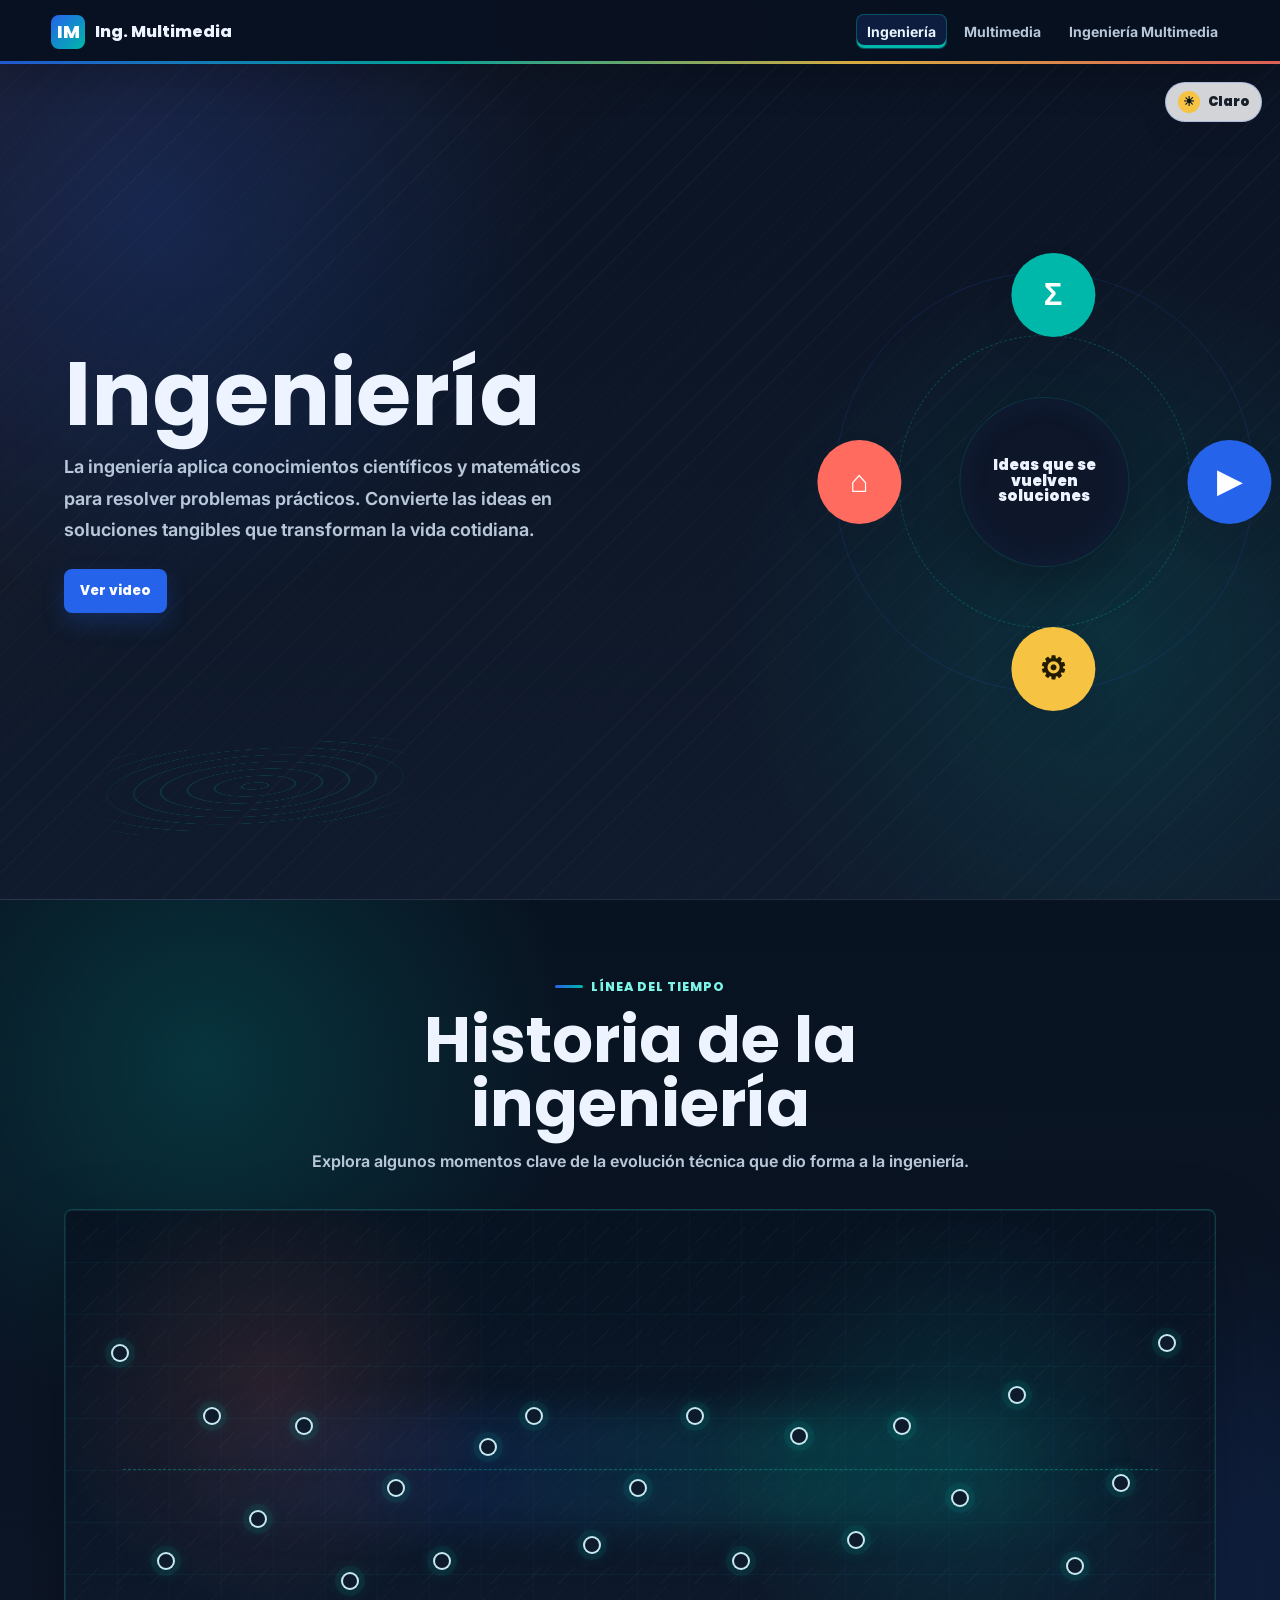
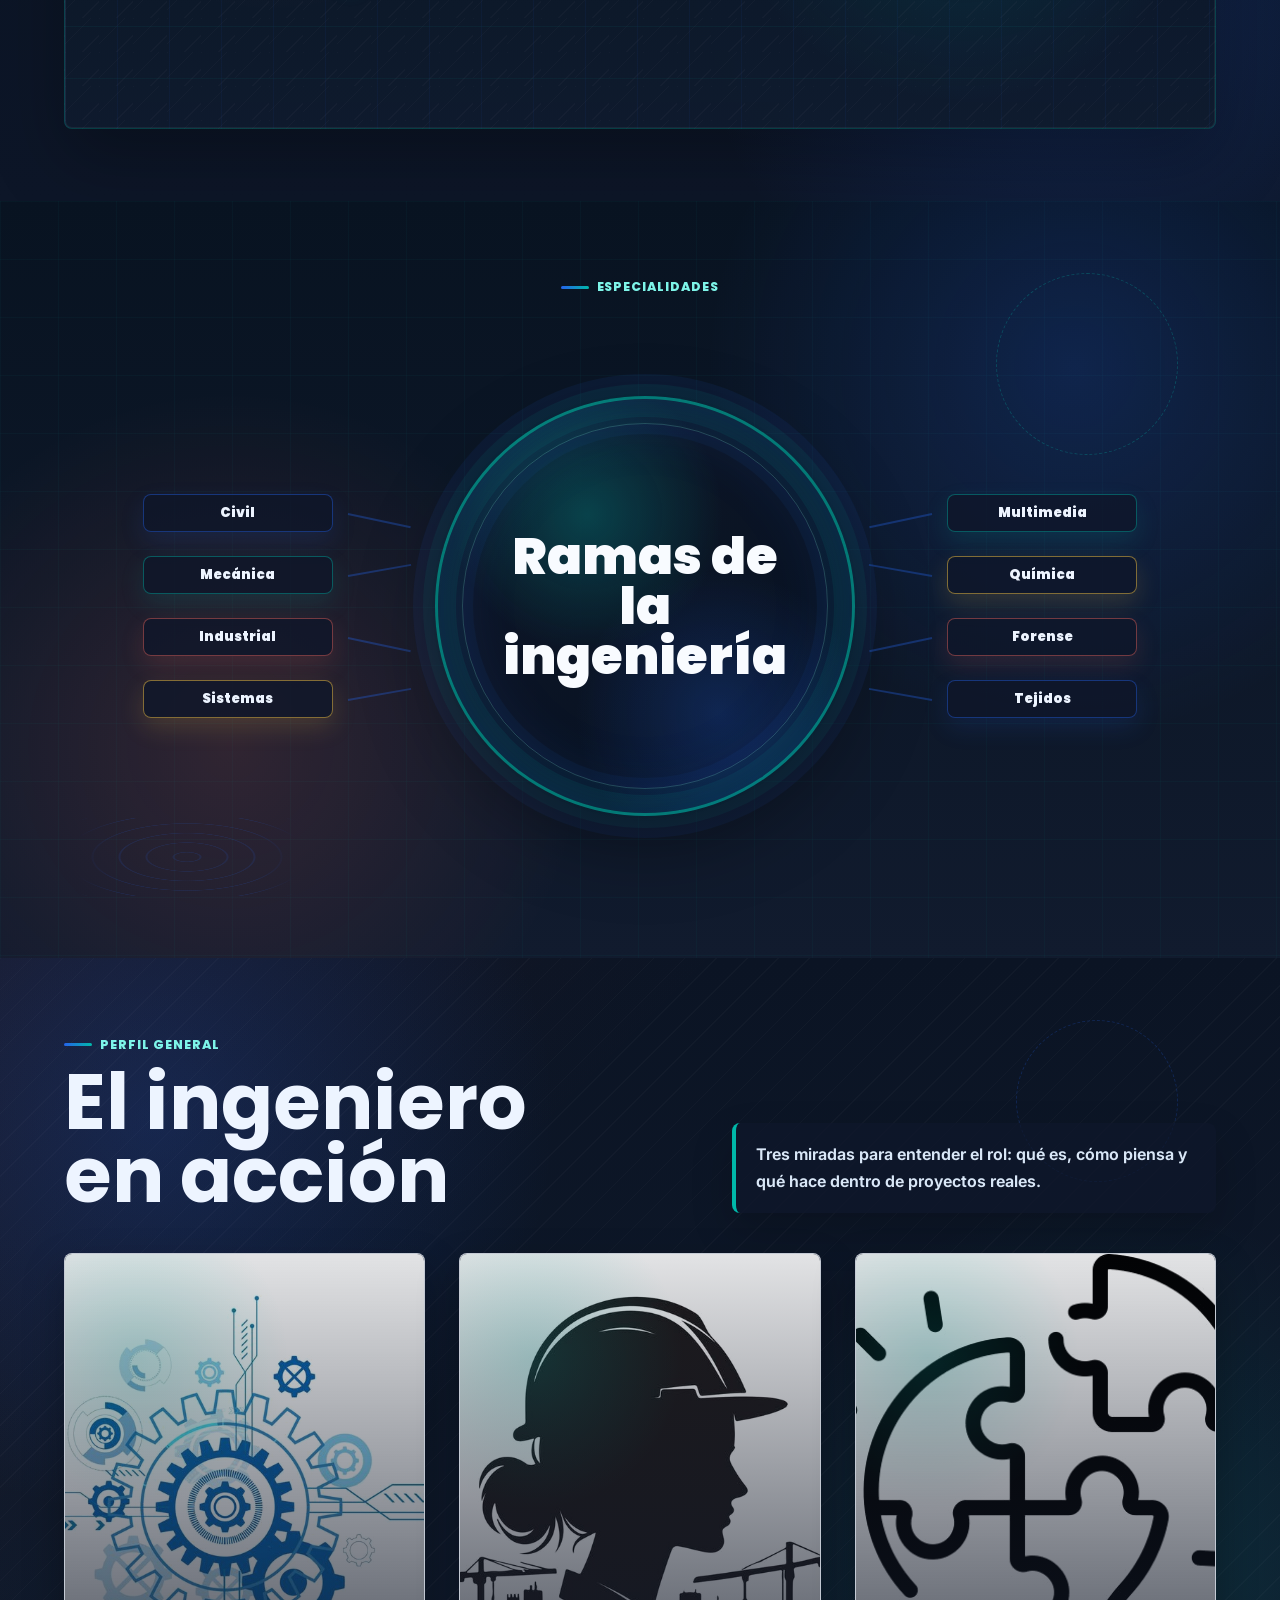
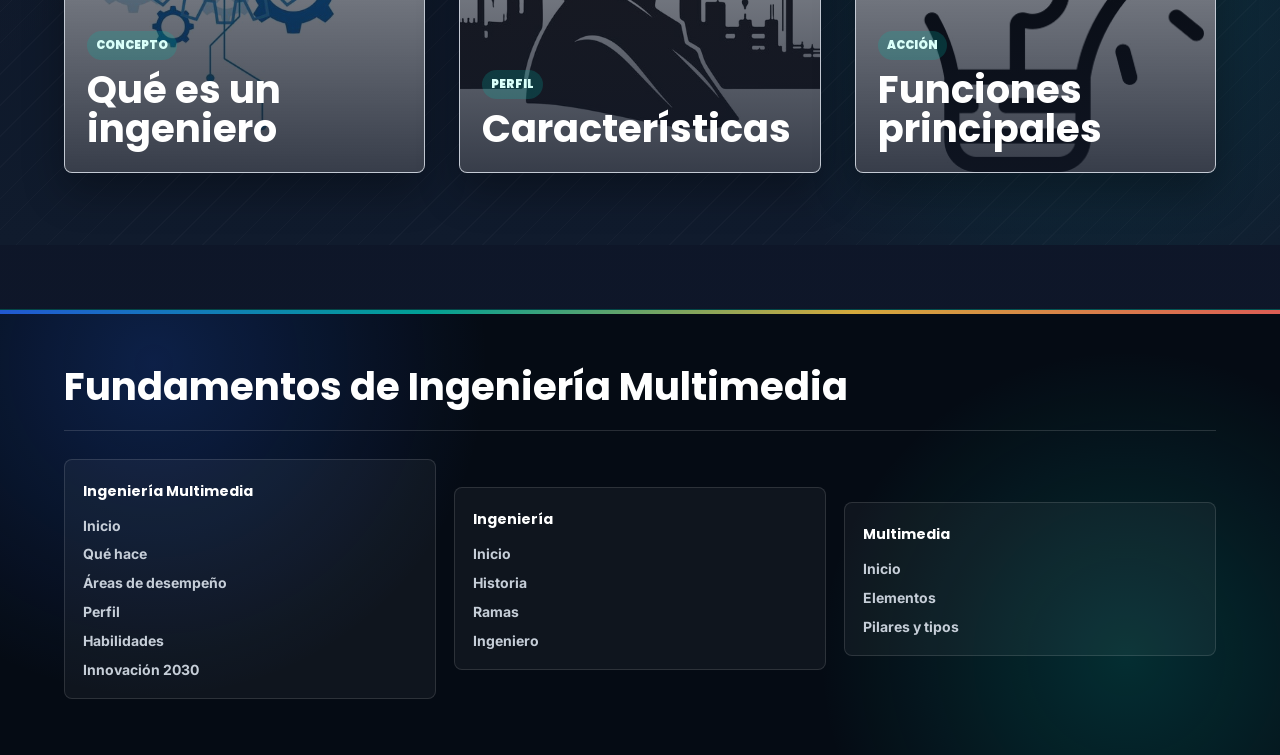
<file: ingenieria.html>
﻿<!doctype html>
<html lang="es">
<head>
  <meta charset="utf-8">
  <meta name="viewport" content="width=device-width, initial-scale=1">
  <title>Ingeniería</title>
  <link rel="icon" type="image/svg+xml" href="assets/img/ui/favicon.svg">
  <!-- Fuentes principales del sitio: Poppins para títulos e Inter para lectura. -->
  <link rel="preconnect" href="https://fonts.googleapis.com">
  <link rel="preconnect" href="https://fonts.gstatic.com" crossorigin>
  <link href="https://fonts.googleapis.com/css2?family=Inter:wght@400;500;600;700;800&family=Poppins:wght@600;700;800;900&display=swap" rel="stylesheet">
  <link rel="stylesheet" href="css/styles.css">
</head>
<body data-page="ingenieria">
  <!-- Encabezado fijo: cambia de archivo según la pestaña elegida. -->
  <header class="topbar">
    <a href="index.html" class="brand" aria-label="Inicio">
      <span class="brand-mark">IM</span>
      <span>Ing. Multimedia</span>
    </a>
    <nav aria-label="Secciones principales">
      <a href="ingenieria.html" class="active">Ingeniería</a>
      <a href="multimedia.html">Multimedia</a>
      <a href="index.html">Ingeniería Multimedia</a>
    </nav>
    <button class="theme-toggle" type="button" title="Cambiar modo claro u oscuro" aria-label="Cambiar modo claro u oscuro" aria-pressed="false">
      <span class="theme-toggle-icon" aria-hidden="true">☀</span>
      <span class="theme-toggle-text">Claro</span>
    </button>
  </header>

  <main id="inicio">
    <!-- Ingeniería: primera vista de la pestaña, sin etiqueta superior. -->
    <section class="engineering-section single-topic-page" id="ingenieria">
      <div class="engineering-shell">
        <div class="engineering-hero-grid">
          <div class="engineering-heading">
            <h1>Ingeniería</h1>
            <p>
              La ingeniería aplica conocimientos científicos y matemáticos para
              resolver problemas prácticos. Convierte las ideas en soluciones
              tangibles que transforman la vida cotidiana.
            </p>
            <div class="hero-actions">
              <button class="button" type="button" id="openVideo" title="Ver video de ingeniería">Ver video</button>
            </div>
          </div>

          <div class="engineering-stage" aria-label="Ingeniería en movimiento">
            <div class="engineering-media-orbit">
              <button class="eng-orb play" type="button" id="openVideoOrbit" aria-label="Ver video de ingeniería" title="Ver video de ingeniería"><span>▶</span></button>
              <button class="eng-orb math" type="button" title="Cálculo y ciencia" data-orbit-text="Ciencia y matemática para resolver."><span>Σ</span></button>
              <button class="eng-orb build" type="button" title="Mecanismos y sistemas" data-orbit-text="Sistemas que transforman ideas."><span>⚙</span></button>
              <button class="eng-orb plan" type="button" title="Estructuras e infraestructura" data-orbit-text="Diseñar es anticipar soluciones."><span>⌂</span></button>
            </div>
            <div class="engineering-center-chip" data-default-text="Ideas que se vuelven soluciones"><span>Ideas que se vuelven soluciones</span></div>
          </div>
        </div>
      </div>
    </section>

    <!-- Historia de la ingeniería: puntos cronológicos flotantes de izquierda a derecha. -->
    <section class="engineering-history-section" id="historia-ingenieria">
      <div class="history-heading">
        <span class="section-kicker">Línea del tiempo</span>
        <h2>Historia de la ingeniería</h2>
        <p>
          Explora algunos momentos clave de la evolución técnica que dio forma a la ingeniería.
        </p>
      </div>

      <div class="history-field" aria-label="Línea del tiempo interactiva de la ingeniería">
        <div class="section-hint history-hint" role="status" aria-live="polite">Pasa el cursor por un punto para ver el año; haz clic para abrir su contexto.</div>
        <button class="history-point p1" type="button" data-year="2,5 millones a.C." data-title="Paleolítico" data-image="assets/img/ingenieria/PALEOLITICO.jpg" data-text="Herramientas de piedra tallada, control del fuego y refugios primitivos: ingeniería basada en experiencia y adaptación al entorno."><span>2,5 millones a.C.</span></button>
        <button class="history-point p2" type="button" data-year="10.000 a.C." data-title="Revolución neolítica" data-image="assets/img/ingenieria/neolitico.jpg" data-text="La agricultura, la domesticación animal y los canales de irrigación primitivos impulsan la ingeniería hidráulica básica."><span>10.000 a.C.</span></button>
        <button class="history-point p3" type="button" data-year="3.000 a.C." data-title="Mesopotamia" data-image="assets/img/ingenieria/mesopotamia.jpg" data-text="Primer urbanismo planificado: rueda, zigurats y uso del ladrillo cocido para construir ciudades organizadas."><span>3.000 a.C.</span></button>
        <button class="history-point p4" type="button" data-year="2.700 a.C." data-title="Egipto" data-image="assets/img/ingenieria/egipto.jpg" data-text="Organización técnica monumental con pirámides, medición geométrica y transporte masivo de materiales."><span>2.700 a.C.</span></button>
        <button class="history-point p5" type="button" data-year="800 a.C." data-title="Grecia" data-image="assets/img/ingenieria/grecia.jpg" data-text="Se fusionan ingeniería y ciencia con geometría, principios de Arquímedes y bases de física aplicada."><span>800 a.C.</span></button>
        <button class="history-point p6" type="button" data-year="500 a.C." data-title="Imperio romano" data-image="assets/img/ingenieria/imperio-romano.jpg" data-text="Ingeniería práctica a gran escala: acueductos, puentes, calzadas, concreto romano e infraestructura urbana."><span>500 a.C.</span></button>
        <button class="history-point p7" type="button" data-year="500 - 1400" data-title="Edad Media" data-image="assets/img/ingenieria/edad-media.jpg" data-text="Castillos, molinos de agua y viento e ingeniería militar; aparece el término relacionado con ingenium."><span>500 - 1400</span></button>
        <button class="history-point p8" type="button" data-year="1400 - 1600" data-title="Renacimiento" data-image="assets/img/ingenieria/renacimiento.jpg" data-text="Inicio de la ingeniería científica moderna, integrando arte, ciencia y técnica en estudios mecánicos."><span>1400 - 1600</span></button>
        <button class="history-point p9" type="button" data-year="1747" data-title="Ingeniero civil" data-image="assets/img/ingenieria/ingeniero-civil.jpg" data-text="La ingeniería se consolida como profesión moderna y se diferencia del campo militar."><span>1747</span></button>
        <button class="history-point p10" type="button" data-year="1760 - 1840" data-title="Primera revolución industrial" data-image="assets/img/ingenieria/1er-revolucion-indistrial.jpg" data-text="Máquina de vapor, fábricas mecanizadas y ferrocarriles impulsan la ingeniería mecánica moderna."><span>1760 - 1840</span></button>
        <button class="history-point p11" type="button" data-year="1861" data-title="Fundación del MIT" data-image="assets/img/ingenieria/fundacion-del-MIT.jpg" data-text="La formación en ingeniería entra plenamente al ámbito universitario científico y aplicado."><span>1861</span></button>
        <button class="history-point p12" type="button" data-year="1870 - 1914" data-title="Segunda revolución industrial" data-image="assets/img/ingenieria/2da-revolucion-industrial.jpg" data-text="Acero, electricidad, motor de combustión, teléfono, automóvil y avión abren nuevas ramas de la ingeniería."><span>1870 - 1914</span></button>
        <button class="history-point p13" type="button" data-year="Final siglo XIX" data-title="Ingeniería moderna" data-image="assets/img/ingenieria/final-siglo-XIX.jpg" data-text="Los principios científicos se aplican sistemáticamente y aparecen especializaciones profesionales."><span>Final siglo XIX</span></button>
        <button class="history-point p14" type="button" data-year="1915 - 1940" data-title="Ingeniería científica y de sistemas" data-image="assets/img/ingenieria/Ing-cientifica-y-de-sistemas.jpg" data-text="Control de calidad, teoría del muestreo e ingeniería de métodos fortalecen la industria moderna."><span>1915 - 1940</span></button>
        <button class="history-point p15" type="button" data-year="1945" data-title="Energía nuclear" data-image="assets/img/ingenieria/energia-nuclear.jpg" data-text="La energía atómica transforma el panorama energético, tecnológico y ético del mundo."><span>1945</span></button>
        <button class="history-point p16" type="button" data-year="1948" data-title="Cibernética" data-image="assets/img/ingenieria/cibernetica.jpg" data-text="Norbert Wiener impulsa sistemas de control y comunicación, base de automatización e inteligencia artificial."><span>1948</span></button>
        <button class="history-point p17" type="button" data-year="1950 - 1960" data-title="Era de la computación" data-image="assets/img/ingenieria/era-de-la-computacion.jpg" data-text="Computadores, modelos matemáticos, PERT-CPM, programación lineal y simulación cambian la ingeniería."><span>1950 - 1960</span></button>
        <button class="history-point p18" type="button" data-year="1957 - 1969" data-title="Carrera espacial" data-image="assets/img/ingenieria/carrera-espacial.jpg" data-text="Satélites, materiales avanzados, electrónica miniaturizada y sistemas de navegación aceleran la innovación."><span>1957 - 1969</span></button>
        <button class="history-point p19" type="button" data-year="1960 - 1970" data-title="Robótica e informática" data-image="assets/img/ingenieria/robotica-e-informatica.jpg" data-text="Automatización industrial, desarrollo informático y avances globales inician la era digital moderna."><span>1960 - 1970</span></button>
        <button class="history-point p20" type="button" data-year="1970 - 1990" data-title="Globalización y telecomunicaciones" data-image="assets/img/ingenieria/globalizacion-y-tlcomunicaciones.jpg" data-text="Telemática, empresas transnacionales y miniaturización electrónica conectan la ingeniería con la economía global."><span>1970 - 1990</span></button>
        <button class="history-point p21" type="button" data-year="1990 - 2000" data-title="Internet" data-image="assets/img/ingenieria/internet.jpg" data-text="El acceso global a la información y la comunicación instantánea transforman la sociedad."><span>1990 - 2000</span></button>
        <button class="history-point p22" type="button" data-year="Siglo XXI" data-title="Ingeniería digital" data-image="assets/img/ingenieria/ingenieria-digital.jpg" data-text="Realidad virtual, simulación digital y modelos interactivos transforman el trabajo, el consumo y la creación."><span>Siglo XXI</span></button>

        <article class="history-detail" id="historyDetail" aria-live="polite">
          <button class="history-close" type="button" aria-label="Cerrar información" title="Cerrar información">X</button>
          <img src="assets/img/ingenieria/PALEOLITICO.jpg" alt="Paleolítico" loading="lazy" decoding="async">
          <div>
            <span class="mini-label">2,5 millones a.C.</span>
            <h3>Paleolítico</h3>
            <p>Herramientas de piedra tallada, control del fuego y refugios primitivos: ingeniería basada en experiencia y adaptación al entorno.</p>
          </div>
        </article>
      </div>
    </section>

    <!-- Ramas de la ingeniería: botones conectados a un círculo central. -->
    <section class="engineering-branches-section" id="ramas-ingenieria">
      <div class="branches-heading">
        <span class="section-kicker">Especialidades</span>
      </div>

      <div class="section-hint branches-hint" role="status" aria-live="polite">Haz clic en los botones laterales para ver la definición de cada rama.</div>

      <div class="branches-board" aria-label="Ramas interactivas de la ingeniería">
        <div class="branches-side branches-left">
          <button class="branch-button" type="button" title="Ver Ingeniería Civil" data-title="Ingeniería Civil" data-text="Se enfoca en la planificación, diseño y construcción de infraestructuras como puentes, carreteras y edificios.">Civil</button>
          <button class="branch-button" type="button" title="Ver Ingeniería Mecánica" data-title="Ingeniería Mecánica" data-text="Centrada en el diseño y fabricación de sistemas mecánicos como motores, vehículos y maquinaria industrial.">Mecánica</button>
          <button class="branch-button" type="button" title="Ver Ingeniería Industrial" data-title="Ingeniería Industrial" data-text="Optimiza procesos, recursos humanos y materiales para que empresas y fábricas produzcan mejor, con menos errores y menor costo.">Industrial</button>
          <button class="branch-button" type="button" title="Ver Ingeniería de Sistemas" data-title="Ingeniería de Sistemas" data-text="Crea, programa y administra sistemas complejos y redes que sostienen el mundo digital e internet.">Sistemas</button>
        </div>

        <div class="branches-center" id="branchCenter" aria-live="polite">
          <div class="branches-center-inner">
            <h3></h3>
            <p>Ramas de la ingeniería</p>
          </div>
        </div>

        <div class="branches-side branches-right">
          <button class="branch-button" type="button" title="Ver Ingeniería Multimedia" data-title="Ingeniería Multimedia" data-text="Integra creatividad, diseño y tecnología para crear contenido digital interactivo y experiencias multimedia.">Multimedia</button>
          <button class="branch-button" type="button" title="Ver Ingeniería Química" data-title="Ingeniería Química" data-text="Usa química, física y biología para transformar materias primas en combustibles, medicamentos, alimentos procesados y plásticos.">Química</button>
          <button class="branch-button" type="button" title="Ver Ingeniería Forense" data-title="Ingeniería Forense" data-text="Investiga fallas en estructuras, máquinas o accidentes aplicando leyes físicas, análisis de materiales e ingeniería inversa.">Forense</button>
          <button class="branch-button" type="button" title="Ver Ingeniería de Tejidos" data-title="Ingeniería de Tejidos" data-text="Busca fabricar tejidos y piezas del cuerpo humano usando células vivas y andamios biológicos para medicina regenerativa.">Tejidos</button>
        </div>
      </div>
    </section>

    <!-- Qué es un ingeniero: tres tarjetas que giran para revelar el texto. -->
    <section class="engineer-cards-section" id="que-es-un-ingeniero">
      <div class="engineer-cards-heading">
        <div>
          <span class="section-kicker">Perfil general</span>
          <h2>El ingeniero<br>en acción</h2>
        </div>
        <p>
          Tres miradas para entender el rol: qué es, cómo piensa y qué hace
          dentro de proyectos reales.
        </p>
      </div>

      <div class="engineer-card-grid">
        <article class="engineer-flip-card" tabindex="0">
          <div class="engineer-flip-inner">
            <div class="engineer-card-face engineer-card-front">
              <img src="assets/img/ingenieria/que-es-un-ingeniero.jpg" alt="Qué es un ingeniero" loading="lazy" decoding="async">
              <div class="engineer-front-copy">
                <span>Concepto</span>
                <h3>Qué es un ingeniero</h3>
              </div>
            </div>
            <div class="engineer-card-face engineer-card-back">
              <h3>Qué es un ingeniero</h3>
              <p>Un ingeniero es un profesional que encuentra soluciones a problemas reales aplicando ciencia y matemática para crear o mejorar sistemas, estructuras y máquinas.</p>
            </div>
          </div>
        </article>

        <article class="engineer-flip-card" tabindex="0">
          <div class="engineer-flip-inner">
            <div class="engineer-card-face engineer-card-front">
              <img src="assets/img/ingenieria/perfil-de-un-ingeniero.jpg" alt="Características del ingeniero" loading="lazy" decoding="async">
              <div class="engineer-front-copy">
                <span>Perfil</span>
                <h3>Características</h3>
              </div>
            </div>
            <div class="engineer-card-face engineer-card-back">
              <h3>Características</h3>
              <p>Destaca por mentalidad analítica, ingenio, pensamiento crítico, resiliencia al fallo, ética y responsabilidad frente al impacto de sus decisiones.</p>
            </div>
          </div>
        </article>

        <article class="engineer-flip-card" tabindex="0">
          <div class="engineer-flip-inner">
            <div class="engineer-card-face engineer-card-front">
              <img src="assets/img/ingenieria/funciones-de-un-ingeniero.jpg" alt="Funciones principales del ingeniero" loading="lazy" decoding="async">
              <div class="engineer-front-copy">
                <span>Acción</span>
                <h3>Funciones principales</h3>
              </div>
            </div>
            <div class="engineer-card-face engineer-card-back">
              <h3>Funciones principales</h3>
              <p>Resuelve problemas, optimiza procesos, modela y simula soluciones, gestiona proyectos, investiga nuevas tecnologías y mejora sistemas existentes.</p>
            </div>
          </div>
        </article>
      </div>
    </section>
  </main>

  <!-- Pie de página global: mantiene disponible el mapa completo del sitio. -->
  <footer class="site-footer">
    <div class="footer-brand">
      <strong>Fundamentos de Ingeniería Multimedia</strong>
    </div>

    <nav class="footer-menu" aria-label="Menú general del sitio">
      <section class="footer-group">
        <h3><a href="index.html">Ingeniería Multimedia</a></h3>
        <ul>
          <li><a href="index.html#ing-multimedia">Inicio</a></li>
          <li><a href="index.html#que-hace-ing-multimedia">Qué hace</a></li>
          <li><a href="index.html#areas-desempeno">Áreas de desempeño</a></li>
          <li><a href="index.html#perfil-ing-multimedia">Perfil</a></li>
          <li><a href="index.html#habilidades-competencias">Habilidades</a></li>
          <li><a href="index.html#innovacion-2030">Innovación 2030</a></li>
        </ul>
      </section>

      <section class="footer-group">
        <h3><a href="ingenieria.html">Ingeniería</a></h3>
        <ul>
          <li><a href="ingenieria.html#ingenieria">Inicio</a></li>
          <li><a href="ingenieria.html#historia-ingenieria">Historia</a></li>
          <li><a href="ingenieria.html#ramas-ingenieria">Ramas</a></li>
          <li><a href="ingenieria.html#que-es-un-ingeniero">Ingeniero</a></li>
        </ul>
      </section>

      <section class="footer-group">
        <h3><a href="multimedia.html">Multimedia</a></h3>
        <ul>
          <li><a href="multimedia.html#multimedia">Inicio</a></li>
          <li><a href="multimedia.html#elementos-multimedia">Elementos</a></li>
          <li><a href="multimedia.html#pilares-tipos">Pilares y tipos</a></li>
        </ul>
      </section>
    </nav>
  </footer>

  <!-- Modal específico para reproducir el video de ingeniería. -->
  <div class="modal" id="videoModal" aria-hidden="true">
    <article class="modal-card video-modal-card" role="dialog" aria-modal="true" aria-labelledby="videoTitle">
      <div class="modal-content">
        <button class="close" type="button" id="closeVideo" aria-label="Cerrar" title="Cerrar video">X</button>
        <h2 id="videoTitle">Video de ingeniería</h2>
      </div>
      <video id="introVideo" controls preload="none">
        <source src="assets/video/ingenieria/Que-es-la-ingenieria.mp4" type="video/mp4">
        Tu navegador no puede reproducir este video.
      </video>
    </article>
  </div>

  <!-- En esta página solo aparece el botón Anterior, sin accesos a test o herramientas. -->
  <button class="float-action previous-action" type="button" id="backTop" data-fallback="index.html" aria-label="Volver a la pestaña anterior" title="Ir a la sección anterior"><span>&uarr;</span><small>Anterior</small></button>
  <script src="js/main.js"></script>
</body>
</html>
</file>
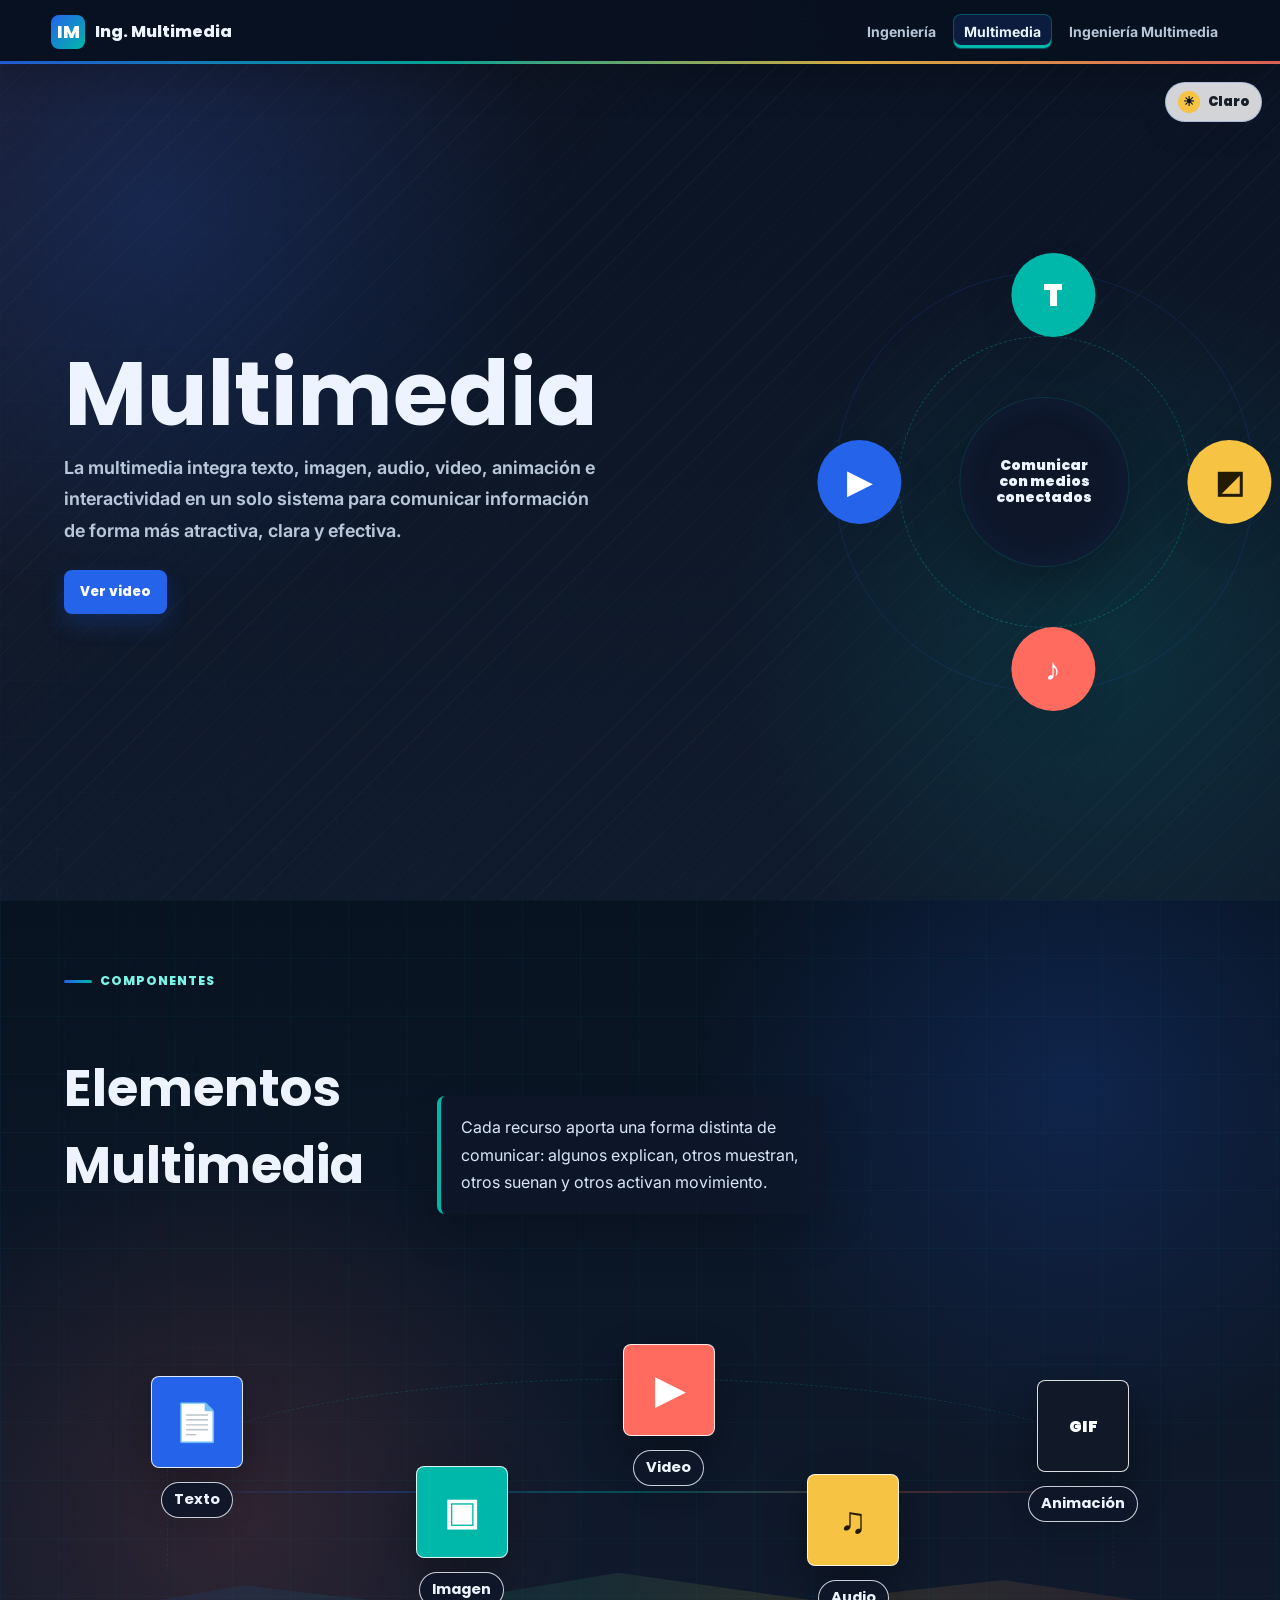
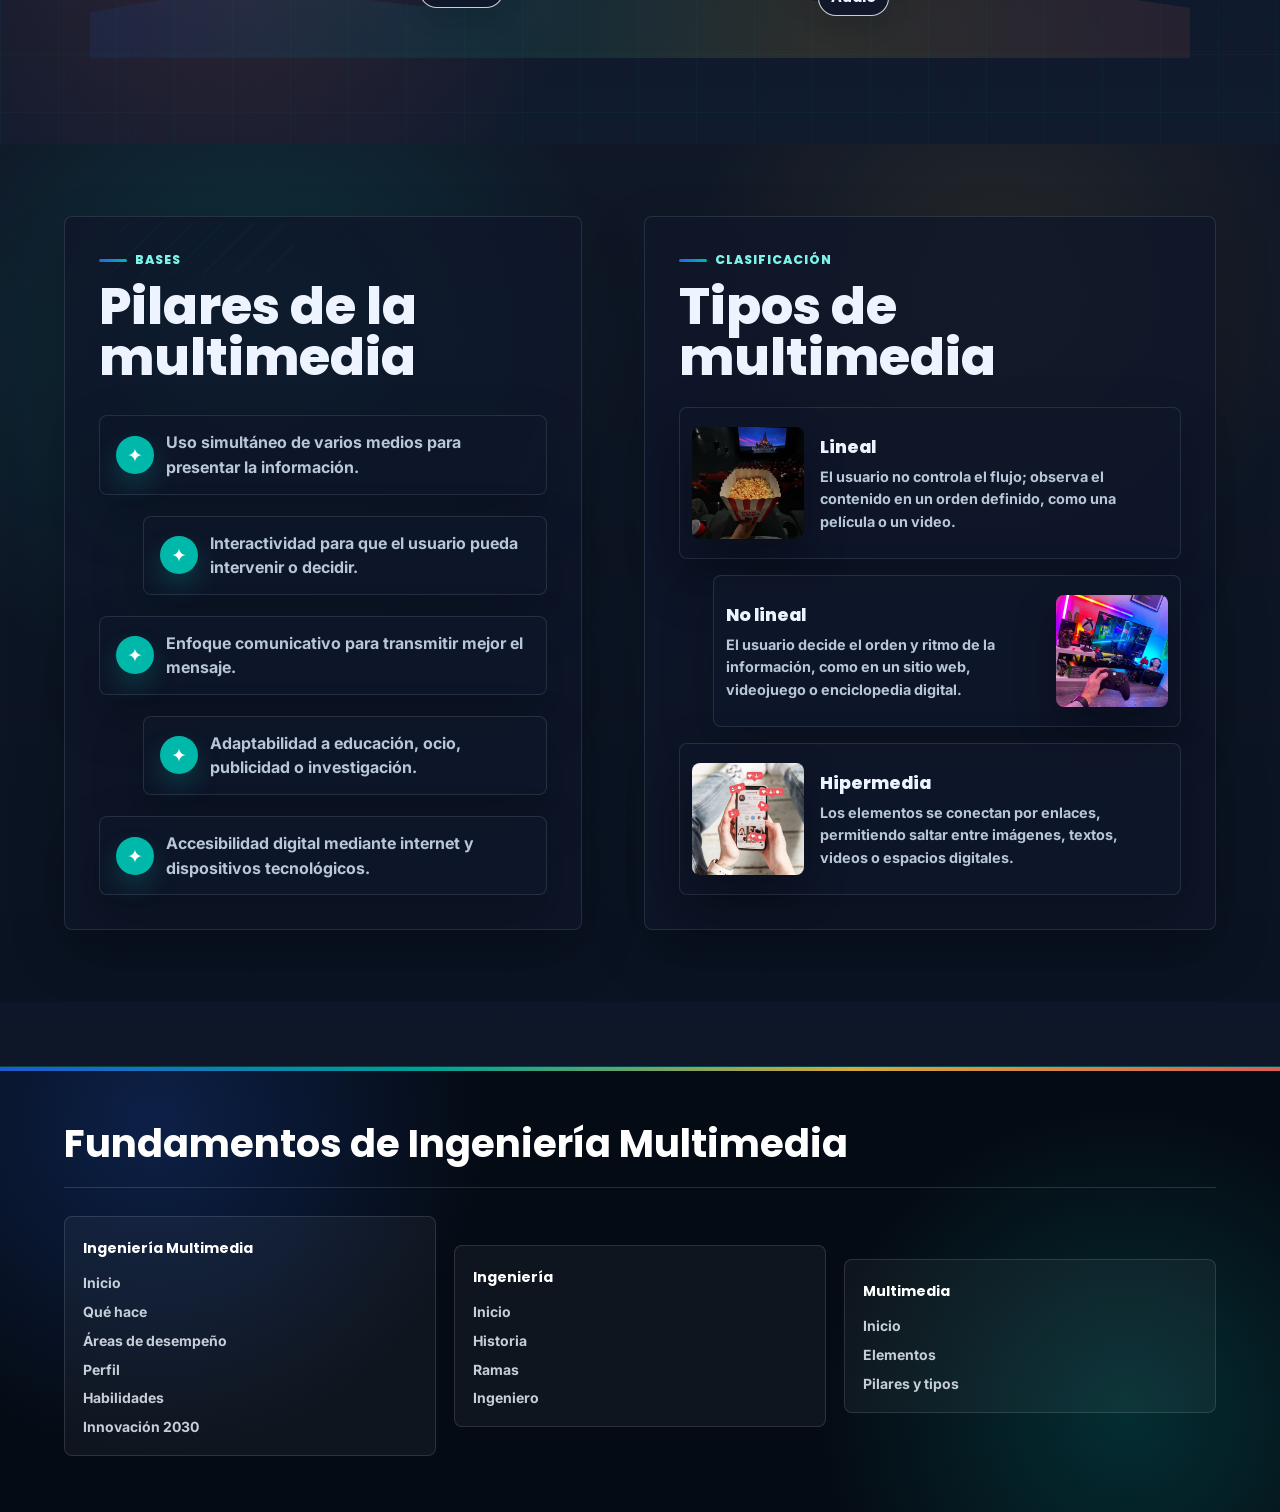
<file: multimedia.html>
<!doctype html>
<html lang="es">
<head>
  <meta charset="utf-8">
  <meta name="viewport" content="width=device-width, initial-scale=1">
  <title>Multimedia</title>
  <link rel="icon" type="image/svg+xml" href="assets/img/ui/favicon.svg">
  <!-- Fuentes principales del sitio: Poppins para títulos e Inter para lectura. -->
  <link rel="preconnect" href="https://fonts.googleapis.com">
  <link rel="preconnect" href="https://fonts.gstatic.com" crossorigin>
  <link href="https://fonts.googleapis.com/css2?family=Inter:wght@400;500;600;700;800&family=Poppins:wght@600;700;800;900&display=swap" rel="stylesheet">
  <link rel="stylesheet" href="css/styles.css">
</head>
<body data-page="multimedia">
  <!-- Encabezado fijo: cambia de archivo según la pestaña elegida. -->
  <header class="topbar">
    <a href="index.html" class="brand" aria-label="Inicio">
      <span class="brand-mark">IM</span>
      <span>Ing. Multimedia</span>
    </a>
    <nav aria-label="Secciones principales">
      <a href="ingenieria.html">Ingeniería</a>
      <a href="multimedia.html" class="active">Multimedia</a>
      <a href="index.html">Ingeniería Multimedia</a>
    </nav>
    <button class="theme-toggle" type="button" title="Cambiar modo claro u oscuro" aria-label="Cambiar modo claro u oscuro" aria-pressed="false">
      <span class="theme-toggle-icon" aria-hidden="true">☀</span>
      <span class="theme-toggle-text">Claro</span>
    </button>
  </header>

  <main id="inicio">
    <!-- Multimedia: portada propia con la misma distribución general del inicio.
         El video no queda incrustado: se abre desde los botones para conservar
         una primera vista más limpia y parecida a Ingeniería Multimedia. -->
    <section class="multimedia-page single-topic-page" id="multimedia">
      <div class="multimedia-shell">
        <div class="multimedia-hero-grid">
          <div class="multimedia-heading">
            <h1>Multimedia</h1>
            <p>
              La multimedia integra texto, imagen, audio, video, animación e
              interactividad en un solo sistema para comunicar información de
              forma más atractiva, clara y efectiva.
            </p>
            <div class="hero-actions">
              <button class="button" type="button" id="openVideo" title="Ver video de multimedia">Ver video</button>
            </div>
          </div>

          <!-- Orbe visual: cada elemento representa un medio que participa en la multimedia.
               El botón azul reutiliza el mismo modal de video controlado desde main.js. -->
          <div class="multimedia-stage" aria-label="Multimedia en movimiento">
            <div class="multimedia-media-orbit">
              <button class="multi-orb play" type="button" id="openVideoOrbit" aria-label="Ver video de multimedia" title="Ver video de multimedia"><span>▶</span></button>
              <button class="multi-orb text" type="button" title="Texto" data-media-effect="text" data-media-text="mensaje + lectura"><span>T</span></button>
              <button class="multi-orb image" type="button" title="Imagen" data-media-effect="image" data-media-text="forma visual"><span>◩</span></button>
              <button class="multi-orb audio" type="button" title="Sonido" data-media-effect="audio" data-media-text="ritmo + emoción"><span>♪</span></button>
            </div>
            <div class="multimedia-center-chip" data-default-text="Comunicar con medios conectados"><span>Comunicar con medios conectados</span></div>
          </div>
        </div>
      </div>
    </section>

    <!-- Elementos Multimedia.
         Esta es la segunda sección de la página, por eso el botón flotante
         "Anterior" empieza a mostrarse al llegar aquí. Los elementos se
         presentan como íconos flotantes para reforzar la idea de medios
         independientes que se integran en una experiencia. -->
    <section class="media-elements-section" id="elementos-multimedia">
      <div class="media-elements-shell">
        <div class="section-title media-elements-title">
          <span class="section-kicker">Componentes</span>
          <h2>Elementos Multimedia</h2>
          <p>
            Cada recurso aporta una forma distinta de comunicar: algunos
            explican, otros muestran, otros suenan y otros activan movimiento.
          </p>
        </div>
        <div class="section-hint media-elements-hint" role="status" aria-live="polite">Haz clic en los elementos para ver como participa cada formato multimedia.</div>

        <div class="media-elements-field" aria-label="Elementos principales de la multimedia">
          <article class="media-element-card text-element" tabindex="0" role="button" data-media-name="Texto" data-media-detail="Organiza ideas, instrucciones y conceptos para que el usuario entienda el mensaje.">
            <span class="media-element-icon" aria-hidden="true">&#128196;</span>
            <h3>Texto</h3>
          </article>

          <article class="media-element-card image-element" tabindex="0" role="button" data-media-name="Imagen" data-media-detail="Convierte informacion en forma visual: fotografia, ilustracion, iconos, diagramas o composiciones.">
            <span class="media-element-icon" aria-hidden="true">&#9635;</span>
            <h3>Imagen</h3>
          </article>

          <article class="media-element-card video-element" tabindex="0" role="button" data-media-name="Video" data-media-detail="Une imagen en movimiento, tiempo y narrativa para explicar procesos o presentar experiencias.">
            <span class="media-element-icon" aria-hidden="true">&#9654;</span>
            <h3>Video</h3>
          </article>

          <article class="media-element-card audio-element" tabindex="0" role="button" data-media-name="Audio" data-media-detail="Aporta ritmo, ambiente, voz, alerta o emocion para reforzar lo que el usuario percibe.">
            <span class="media-element-icon" aria-hidden="true">&#9835;</span>
            <h3>Audio</h3>
          </article>

          <article class="media-element-card animation-element" tabindex="0" role="button" data-media-name="Animacion" data-media-detail="Da vida a elementos visuales mediante movimiento, transiciones, GIF, efectos o microinteracciones.">
            <span class="media-element-icon" data-burst-color="#f6c343" aria-hidden="true">GIF</span>
            <h3>Animación</h3>
          </article>

          <div class="media-element-detail" id="mediaElementDetail" aria-live="polite"></div>
        </div>
      </div>
    </section>

    <!-- Pilares y tipos de multimedia.
         La sección se divide en dos columnas: a la izquierda van los pilares
         como ideas cortas con viñetas visuales; a la derecha los tipos usan
         imágenes de apoyo para que la lectura no sea solo texto. -->
    <section class="pillars-types-section" id="pilares-tipos">
      <div class="pillars-types-shell">
        <div class="pillars-panel">
          <span class="section-kicker">Bases</span>
          <h2>Pilares de la multimedia</h2>

          <ul class="pillar-list" aria-label="Pilares principales de la multimedia">
            <li>
              <span aria-hidden="true">&#10022;</span>
              <p>Uso simultáneo de varios medios para presentar la información.</p>
            </li>
            <li>
              <span aria-hidden="true">&#10022;</span>
              <p>Interactividad para que el usuario pueda intervenir o decidir.</p>
            </li>
            <li>
              <span aria-hidden="true">&#10022;</span>
              <p>Enfoque comunicativo para transmitir mejor el mensaje.</p>
            </li>
            <li>
              <span aria-hidden="true">&#10022;</span>
              <p>Adaptabilidad a educación, ocio, publicidad o investigación.</p>
            </li>
            <li>
              <span aria-hidden="true">&#10022;</span>
              <p>Accesibilidad digital mediante internet y dispositivos tecnológicos.</p>
            </li>
          </ul>
        </div>

        <div class="types-panel">
          <span class="section-kicker">Clasificación</span>
          <h2>Tipos de multimedia</h2>

          <div class="types-list" aria-label="Tipos de multimedia">
            <article class="type-card">
              <img src="assets/img/multimedia/pilar-lineal.jpg" alt="Representación de multimedia lineal">
              <div>
                <h3>Lineal</h3>
                <p>El usuario no controla el flujo; observa el contenido en un orden definido, como una película o un video.</p>
              </div>
            </article>

            <article class="type-card reverse">
              <img src="assets/img/multimedia/pilar-no-lineal.jpg" alt="Representación de multimedia no lineal">
              <div>
                <h3>No lineal</h3>
                <p>El usuario decide el orden y ritmo de la información, como en un sitio web, videojuego o enciclopedia digital.</p>
              </div>
            </article>

            <article class="type-card">
              <img src="assets/img/multimedia/pilar-hipermedia.jpg" alt="Representación de hipermedia">
              <div>
                <h3>Hipermedia</h3>
                <p>Los elementos se conectan por enlaces, permitiendo saltar entre imágenes, textos, videos o espacios digitales.</p>
              </div>
            </article>
          </div>
        </div>
      </div>
    </section>
  </main>

  <!-- Pie de página global: mantiene disponible el mapa completo del sitio. -->
  <footer class="site-footer">
    <div class="footer-brand">
      <strong>Fundamentos de Ingeniería Multimedia</strong>
    </div>

    <nav class="footer-menu" aria-label="Menú general del sitio">
      <section class="footer-group">
        <h3><a href="index.html">Ingeniería Multimedia</a></h3>
        <ul>
          <li><a href="index.html#ing-multimedia">Inicio</a></li>
          <li><a href="index.html#que-hace-ing-multimedia">Qué hace</a></li>
          <li><a href="index.html#areas-desempeno">Áreas de desempeño</a></li>
          <li><a href="index.html#perfil-ing-multimedia">Perfil</a></li>
          <li><a href="index.html#habilidades-competencias">Habilidades</a></li>
          <li><a href="index.html#innovacion-2030">Innovación 2030</a></li>
        </ul>
      </section>

      <section class="footer-group">
        <h3><a href="ingenieria.html">Ingeniería</a></h3>
        <ul>
          <li><a href="ingenieria.html#ingenieria">Inicio</a></li>
          <li><a href="ingenieria.html#historia-ingenieria">Historia</a></li>
          <li><a href="ingenieria.html#ramas-ingenieria">Ramas</a></li>
          <li><a href="ingenieria.html#que-es-un-ingeniero">Ingeniero</a></li>
        </ul>
      </section>

      <section class="footer-group">
        <h3><a href="multimedia.html">Multimedia</a></h3>
        <ul>
          <li><a href="multimedia.html#multimedia">Inicio</a></li>
          <li><a href="multimedia.html#elementos-multimedia">Elementos</a></li>
          <li><a href="multimedia.html#pilares-tipos">Pilares y tipos</a></li>
        </ul>
      </section>
    </nav>
  </footer>

  <!-- Modal específico para reproducir el video de multimedia. -->
  <div class="modal" id="videoModal" aria-hidden="true">
    <article class="modal-card video-modal-card" role="dialog" aria-modal="true" aria-labelledby="videoTitle">
      <div class="modal-content">
        <button class="close" type="button" id="closeVideo" aria-label="Cerrar" title="Cerrar video">X</button>
        <h2 id="videoTitle">Video de multimedia</h2>
      </div>
      <video id="introVideo" controls preload="none">
        <source src="assets/video/multimedia/Que-es-la-multimedia.mp4" type="video/mp4">
        Tu navegador no puede reproducir este video.
      </video>
    </article>
  </div>

  <!-- En esta página solo aparece el botón Anterior, sin accesos a test o herramientas. -->
  <button class="float-action previous-action" type="button" id="backTop" data-fallback="index.html" aria-label="Volver a la pestaña anterior" title="Ir a la sección anterior"><span>&uarr;</span><small>Anterior</small></button>
  <script src="js/main.js"></script>
</body>
</html>
</file>
<file: css/styles.css>
﻿/* Variables generales: colores, sombras y valores reutilizables del sitio. */
:root {
      --bg: #f6f8fb;
      --ink: #17202a;
      --muted: #5f6b7a;
      --line: #dde3ec;
      --blue: #2563eb;
      --teal: #00b8a9;
      --coral: #ff6b5f;
      --gold: #f6c343;
      --dark: #111827;
      --panel: #ffffff;
      --soft-blue: #eef5ff;
      --soft-teal: #e8fbf8;
      --soft-coral: #fff0ee;
      --shadow: 0 18px 50px rgba(17, 24, 39, 0.13);
    }

    /* Ajuste global para que paddings y bordes no rompan el ancho de los elementos. */
    * {
      box-sizing: border-box;
    }

    html {
      scroll-behavior: smooth;
    }

    body {
      margin: 0;
      font-family: "Inter", "Segoe UI", Arial, sans-serif;
      color: var(--ink);
      background: var(--bg);
      cursor: default;
    }

    h1,
    h2,
    h3,
    .brand,
    .button {
      font-family: "Poppins", "Segoe UI", Arial, sans-serif;
    }

    a {
      color: inherit;
      text-decoration: none;
    }

    /* Cursor del sitio.
       La mano solo debe aparecer en controles reales: enlaces, botones,
       formularios y elementos marcados como interactivos. El resto conserva
       el cursor normal para que no parezca clicable por accidente. */
    a,
    button,
    label,
    input,
    select,
    textarea,
    summary,
    [role="button"] {
      cursor: pointer;
    }

    p,
    h1,
    h2,
    h3,
    li,
    .media-element-card,
    .pillar-list li,
    .type-card,
    .footer-brand {
      cursor: default;
    }

    /* Evita marcas de foco al hacer clic con mouse, pero conserva una senal
       visible cuando alguien navega con teclado. */
    :focus:not(:focus-visible) {
      outline: none;
    }

    :focus-visible {
      outline: 3px solid rgba(37, 99, 235, 0.45);
      outline-offset: 4px;
    }

    /* Tooltip propio del sitio.
       El atributo title existe en los botones, pero el aviso nativo del
       navegador puede tardar en aparecer; esta capa lo muestra de inmediato
       con un estilo consistente en todas las paginas. */
    .site-tooltip {
      position: fixed;
      left: 0;
      top: 0;
      z-index: 999;
      max-width: min(240px, calc(100vw - 28px));
      padding: 8px 10px;
      border: 1px solid rgba(237, 244, 255, 0.2);
      border-radius: 8px;
      background: rgba(17, 24, 39, 0.94);
      color: #f8fbff;
      font-size: 0.78rem;
      font-weight: 800;
      line-height: 1.25;
      pointer-events: none;
      opacity: 0;
      transform: translate(-50%, calc(-100% - 12px)) scale(0.96);
      transition: opacity 120ms ease, transform 120ms ease;
      box-shadow: 0 14px 34px rgba(0, 0, 0, 0.26);
    }

    .site-tooltip.show {
      opacity: 1;
      transform: translate(-50%, calc(-100% - 12px)) scale(1);
    }

    /* Encabezado fijo con logo y menu principal. */
    .topbar {
      position: sticky;
      top: 0;
      z-index: 10;
      display: flex;
      align-items: center;
      justify-content: space-between;
      gap: 20px;
      padding: 14px clamp(18px, 4vw, 56px);
      background: rgba(255, 255, 255, 0.92);
      border-bottom: 1px solid var(--line);
      backdrop-filter: blur(12px);
    }

    .topbar::after {
      content: "";
      position: absolute;
      left: 0;
      right: 0;
      bottom: -1px;
      height: 3px;
      background: linear-gradient(90deg, var(--blue), var(--teal), var(--gold), var(--coral));
      opacity: 0.86;
    }

    .topbar,
    nav,
    .hero-actions,
    .inline-actions {
      min-width: 0;
    }

    .brand {
      display: flex;
      align-items: center;
      gap: 10px;
      font-weight: 800;
    }

    .brand-mark {
      width: 34px;
      height: 34px;
      display: grid;
      place-items: center;
      border-radius: 8px;
      background: linear-gradient(135deg, var(--blue), var(--teal));
      color: white;
      font-size: 18px;
    }

    /* Menu de navegacion. La clase active marca la seccion actual. */
    nav {
      display: flex;
      align-items: center;
      gap: 6px;
      flex-wrap: wrap;
      justify-content: flex-end;
    }

    nav a {
      padding: 8px 10px;
      border-radius: 8px;
      color: var(--muted);
      font-size: 14px;
      font-weight: 700;
      border: 1px solid transparent;
      text-align: center;
    }

    nav a:hover,
    nav a.active {
      color: var(--blue);
      background: var(--soft-blue);
      border-color: #c7d8ff;
      box-shadow: inset 0 -3px 0 var(--blue);
    }

    .theme-toggle {
      position: fixed;
      right: 18px;
      top: 82px;
      z-index: 18;
      display: inline-flex;
      align-items: center;
      gap: 8px;
      min-height: 38px;
      padding: 8px 12px;
      border: 1px solid rgba(37, 99, 235, 0.22);
      border-radius: 999px;
      color: var(--ink);
      background: rgba(255, 255, 255, 0.82);
      font-family: "Poppins", "Segoe UI", Arial, sans-serif;
      font-size: 0.82rem;
      font-weight: 900;
      box-shadow: 0 12px 28px rgba(17, 24, 39, 0.1);
      transition: transform 180ms ease, background 180ms ease, border-color 180ms ease;
    }

    .theme-toggle:hover {
      transform: translateY(-1px);
      border-color: rgba(0, 184, 169, 0.48);
      background: #ffffff;
    }

    .theme-toggle-icon {
      width: 22px;
      height: 22px;
      display: grid;
      place-items: center;
      border-radius: 50%;
      color: #081321;
      background: var(--gold);
      font-size: 0.82rem;
      line-height: 1;
    }

    /* Portada principal: texto a la izquierda y animacion circular a la derecha. */
    .home-layout {
      min-height: calc(100vh - 64px);
      display: grid;
      align-items: center;
      padding: 54px clamp(18px, 5vw, 72px) 36px;
      background:
        linear-gradient(115deg, rgba(37, 99, 235, 0.12), transparent 42%),
        linear-gradient(35deg, rgba(0, 184, 169, 0.08), transparent 36%),
        linear-gradient(180deg, #ffffff, var(--soft-blue));
      border-bottom: 1px solid var(--line);
    }

    /* Rejilla de portada. En escritorio usa dos columnas; en movil pasa a una. */
    .intro-grid {
      display: grid;
      grid-template-columns: minmax(0, 0.98fr) minmax(320px, 0.92fr);
      align-items: center;
      gap: clamp(18px, 3vw, 42px);
      width: 100%;
    }

    /* Acerca el bloque textual al orbe sin perder la lectura alineada a la izquierda. */
    .intro-text {
      justify-self: end;
      max-width: 720px;
    }

    .intro-text h1 {
      margin: 0 0 16px;
      max-width: 680px;
      font-size: clamp(2.3rem, 7vw, 5.8rem);
      line-height: 0.98;
      letter-spacing: 0;
    }

    .intro-text p {
      max-width: 640px;
      color: var(--muted);
      font-size: 1.12rem;
      line-height: 1.7;
    }

    .hero {
      min-height: calc(100vh - 64px);
      display: grid;
      grid-template-columns: minmax(0, 1.08fr) minmax(300px, 0.92fr);
      gap: 34px;
      align-items: center;
      padding: 54px clamp(18px, 5vw, 72px) 36px;
      background:
        linear-gradient(115deg, rgba(37, 99, 235, 0.12), transparent 42%),
        linear-gradient(35deg, rgba(0, 184, 169, 0.08), transparent 36%),
        linear-gradient(180deg, #ffffff, var(--soft-blue));
    }

    .hero h1 {
      margin: 0 0 16px;
      max-width: 780px;
      font-size: clamp(2.3rem, 7vw, 5.8rem);
      line-height: 0.98;
      letter-spacing: 0;
    }

    .hero p {
      max-width: 680px;
      color: var(--muted);
      font-size: 1.12rem;
      line-height: 1.7;
    }

    .hero-actions,
    .inline-actions {
      display: flex;
      gap: 12px;
      flex-wrap: wrap;
      margin-top: 24px;
    }

    /* Botones generales del sitio. La variante secondary invierte color/fondo. */
    .button {
      border: 0;
      border-radius: 8px;
      padding: 12px 16px;
      font-weight: 800;
      cursor: pointer;
      background: var(--blue);
      color: white;
      box-shadow: 0 10px 22px rgba(37, 99, 235, 0.22);
      text-align: center;
    }

    .button.secondary {
      background: #ffffff;
      color: var(--blue);
      border: 1px solid #c7d8ff;
      box-shadow: none;
    }

    /* Animacion circular de multimedia en movimiento. */
    .stage {
      min-height: 420px;
      position: relative;
      display: grid;
      place-items: center;
    }

    .media-orbit {
      width: min(420px, 82vw);
      aspect-ratio: 1;
      position: relative;
      border: 1px solid rgba(35, 102, 209, 0.18);
      border-radius: 50%;
      animation: turn 22s linear infinite;
    }

    .media-orbit::before {
      content: "";
      position: absolute;
      inset: 15%;
      border: 1px dashed rgba(2, 168, 150, 0.35);
      border-radius: 50%;
    }

    .center-chip {
      position: absolute;
      width: 170px;
      height: 170px;
      padding: 20px;
      display: grid;
      place-items: center;
      border-radius: 50%;
      background: var(--panel);
      box-shadow: var(--shadow);
      text-align: center;
      font-weight: 900;
      line-height: 1.12;
      animation: float 4s ease-in-out infinite;
    }

    .orb {
      position: absolute;
      width: 84px;
      height: 84px;
      border: 0;
      display: grid;
      place-items: center;
      border-radius: 50%;
      color: white;
      font-weight: 900;
      box-shadow: 0 16px 28px rgba(23, 32, 42, 0.16);
      animation: counter 22s linear infinite;
      cursor: pointer;
    }

    .orb span {
      font-size: 34px;
      line-height: 1;
    }

    .orb.audio { top: -20px; left: 42%; background: var(--coral); }
    .orb.video { right: -18px; top: 40%; background: var(--blue); }
    .orb.design { bottom: -20px; left: 42%; background: var(--teal); }
    .orb.code { left: -18px; top: 40%; background: var(--gold); color: #231b00; }

    .orb:hover {
      filter: brightness(1.05);
      transform: scale(1.04);
    }

    /* Explosion visual de los orbes de la portada de Ingenieria Multimedia.
       JavaScript crea estas particulas desde la posicion del boton tocado y
       cada una viaja en una direccion distinta usando variables CSS. */
    .orb.bursting {
      filter: brightness(1.14) saturate(1.12);
      transform: scale(1.1);
    }

    .burst-particle {
      position: fixed;
      left: 0;
      top: 0;
      z-index: 60;
      pointer-events: none;
      color: var(--burst-color, #edf4ff);
      font-family: "Poppins", "Segoe UI", Arial, sans-serif;
      font-size: clamp(0.82rem, 1.2vw, 1.08rem);
      font-weight: 900;
      line-height: 1;
      text-shadow: 0 10px 24px rgba(0, 0, 0, 0.34);
      transform: translate(-50%, -50%);
      animation: iconBurst 820ms cubic-bezier(0.12, 0.76, 0.28, 1) forwards;
    }

    /* Espaciado general de cada seccion de contenido. */
    section {
      padding: 72px clamp(18px, 5vw, 72px);
    }

    /* Seccion de Ingenieria.
       Esta es la primera pantalla de la pestana, por eso no lleva etiqueta.
       El diseno funciona como portada: titulo grande, video protagonista y
       piezas flotantes que sugieren ciencia, calculo, diseno y solucion. */
    .engineering-section {
      position: relative;
      overflow: hidden;
      min-height: calc(100vh - 64px);
      display: grid;
      align-items: center;
      background:
        linear-gradient(125deg, rgba(37, 99, 235, 0.12), transparent 44%),
        radial-gradient(circle at 82% 58%, rgba(0, 184, 169, 0.13), transparent 31%),
        repeating-linear-gradient(135deg, rgba(37, 99, 235, 0.045) 0 8px, transparent 8px 22px),
        linear-gradient(180deg, #ffffff, #eef5ff);
      background-size: auto, auto, auto, auto;
      border-bottom: 1px solid var(--line);
    }

    .engineering-section::before {
      content: none;
    }

    .engineering-section::after {
      content: "";
      position: absolute;
      left: 7%;
      bottom: 72px;
      width: min(330px, 54vw);
      height: 82px;
      background:
        repeating-radial-gradient(ellipse at center, transparent 0 12px, rgba(0, 184, 169, 0.28) 13px 14px, transparent 15px 27px);
      mask-image: linear-gradient(90deg, transparent, #000 18%, #000 82%, transparent);
      transform: rotate(-4deg);
      opacity: 0.62;
      pointer-events: none;
      animation: engineeringPulse 5s ease-in-out infinite;
    }

    .engineering-shell {
      position: relative;
      z-index: 1;
      width: min(1280px, 100%);
      margin: 0 auto;
    }

    .engineering-heading {
      max-width: 560px;
      margin: 0;
      align-self: center;
      justify-self: start;
    }

    .engineering-heading p {
      margin: 0;
      color: var(--muted);
      font-size: 1.12rem;
      line-height: 1.75;
      font-weight: 650;
    }

    .engineering-tags {
      display: flex;
      flex-wrap: wrap;
      gap: 10px;
      margin-top: 24px;
    }

    .engineering-tags span {
      padding: 9px 12px;
      border: 1px solid rgba(37, 99, 235, 0.18);
      border-radius: 999px;
      color: var(--ink);
      font-family: "Poppins", "Segoe UI", Arial, sans-serif;
      font-size: 0.82rem;
      font-weight: 900;
      background: rgba(255, 255, 255, 0.78);
      box-shadow: 0 10px 24px rgba(17, 24, 39, 0.07);
    }

    .engineering-hero-grid {
      display: grid;
      grid-template-columns: minmax(0, 1fr) minmax(320px, 0.88fr);
      gap: clamp(92px, 13vw, 210px);
      align-items: center;
    }

    .engineering-stage {
      position: relative;
      min-height: 420px;
      display: grid;
      place-items: center;
      justify-self: end;
      transform: translateX(clamp(18px, 3vw, 46px));
    }

    .engineering-media-orbit {
      position: relative;
      width: min(420px, 82vw);
      aspect-ratio: 1;
      border-radius: 8px;
      border: 1px solid rgba(37, 99, 235, 0.16);
      border-radius: 50%;
      animation: turn 22s linear infinite;
    }

    .engineering-media-orbit::before {
      content: "";
      position: absolute;
      inset: 15%;
      border: 1px dashed rgba(0, 184, 169, 0.32);
      border-radius: 50%;
    }

    .engineering-center-chip {
      position: absolute;
      width: 170px;
      height: 170px;
      padding: 22px;
      display: grid;
      place-items: center;
      border-radius: 50%;
      color: var(--ink);
      text-align: center;
      font-family: "Poppins", "Segoe UI", Arial, sans-serif;
      font-weight: 900;
      line-height: 1.08;
      background: var(--panel);
      box-shadow: var(--shadow);
      animation: float 4s ease-in-out infinite;
    }

    .eng-orb {
      position: absolute;
      width: 84px;
      height: 84px;
      border: 0;
      display: grid;
      place-items: center;
      border-radius: 50%;
      color: white;
      font-weight: 900;
      box-shadow: 0 16px 28px rgba(23, 32, 42, 0.16);
      animation: counter 22s linear infinite;
      cursor: pointer;
    }

    .eng-orb span {
      font-size: 31px;
      font-family: "Poppins", "Segoe UI", Arial, sans-serif;
      font-weight: 900;
      line-height: 1;
    }

    .eng-orb.play {
      right: -18px;
      top: 40%;
      border: 0;
      background: var(--blue);
      cursor: pointer;
    }

    .eng-orb.math { top: -20px; left: 42%; background: var(--teal); }
    .eng-orb.build { bottom: -20px; left: 42%; background: var(--gold); color: #231b00; }
    .eng-orb.plan { left: -18px; top: 40%; background: var(--coral); }

    .eng-orb:hover {
      filter: brightness(1.05);
      transform: scale(1.04);
    }

    .eng-orb.active {
      outline: 3px solid rgba(255, 255, 255, 0.46);
      outline-offset: 5px;
      filter: brightness(1.08);
    }

    .engineering-center-chip.revealing {
      border-color: rgba(246, 195, 67, 0.42);
      box-shadow:
        0 22px 58px rgba(0, 0, 0, 0.34),
        inset 0 0 38px rgba(246, 195, 67, 0.12);
    }

    .engineering-center-chip span {
      display: block;
      max-width: 116px;
      margin: 0 auto;
      font-size: 0.92rem;
      line-height: 1.08;
    }

    .engineering-center-chip.revealing span {
      max-width: 108px;
      font-size: 0.82rem;
      line-height: 1.14;
    }

    /* Historia de la ingenieria.
       La linea cronologica no es una linea rigida: son puntos flotantes y
       dispersos. Su posicion horizontal mantiene el orden historico desde el
       evento mas antiguo a la izquierda hasta el mas reciente a la derecha. */
    .engineering-history-section {
      position: relative;
      overflow: hidden;
      background:
        radial-gradient(circle at 18% 22%, rgba(37, 99, 235, 0.1), transparent 26%),
        radial-gradient(circle at 78% 70%, rgba(0, 184, 169, 0.1), transparent 28%),
        linear-gradient(180deg, #ffffff, #f7fafc);
    }

    .history-heading {
      max-width: 780px;
      margin: 0 auto 34px;
      text-align: center;
    }

    .history-heading h2 {
      margin: 0 0 12px;
      font-size: clamp(2rem, 5vw, 4.2rem);
      line-height: 1;
    }

    .history-heading p {
      margin: 0;
      color: var(--muted);
      line-height: 1.7;
      font-weight: 650;
    }

    .history-field {
      position: relative;
      min-height: 520px;
      max-width: 1240px;
      margin: 0 auto;
      border: 1px solid rgba(221, 227, 236, 0.86);
      border-radius: 8px;
      background:
        repeating-linear-gradient(135deg, rgba(37, 99, 235, 0.035) 0 8px, transparent 8px 22px),
        radial-gradient(circle at 50% 50%, rgba(0, 184, 169, 0.08), transparent 58%),
        rgba(255, 255, 255, 0.74);
      box-shadow: 0 18px 44px rgba(17, 24, 39, 0.07);
    }

    .history-field::before {
      content: "";
      position: absolute;
      left: 5%;
      right: 5%;
      top: 50%;
      border-top: 1px dashed rgba(37, 99, 235, 0.18);
      pointer-events: none;
    }

    .section-hint {
      position: absolute;
      left: 50%;
      top: 22px;
      z-index: 4;
      max-width: min(430px, calc(100% - 36px));
      padding: 12px 16px;
      border: 1px solid rgba(0, 184, 169, 0.26);
      border-radius: 999px;
      color: #edf4ff;
      background: rgba(15, 23, 42, 0.82);
      box-shadow: 0 18px 38px rgba(0, 0, 0, 0.24);
      font-size: 0.88rem;
      font-weight: 800;
      text-align: center;
      opacity: 0;
      pointer-events: none;
      transform: translate(-50%, -8px);
      transition: opacity 0.28s ease, transform 0.28s ease;
      backdrop-filter: blur(10px);
    }

    .section-hint.show {
      opacity: 1;
      transform: translate(-50%, 0);
    }

    .history-point {
      position: absolute;
      width: 18px;
      height: 18px;
      border: 2px solid var(--ink);
      border-radius: 50%;
      background: white;
      cursor: pointer;
      box-shadow: 0 0 0 7px rgba(255, 255, 255, 0.74);
      animation: historyFloat 4.8s ease-in-out infinite;
      transition: background 160ms ease, border-color 160ms ease, scale 160ms ease;
    }

    .history-point:hover,
    .history-point.active {
      border-color: var(--blue);
      background: var(--blue);
      scale: 1.18;
    }

    .history-point span {
      position: absolute;
      left: 50%;
      bottom: calc(100% + 12px);
      width: max-content;
      max-width: 150px;
      padding: 7px 10px;
      border-radius: 999px;
      color: white;
      background: var(--dark);
      font-family: "Poppins", "Segoe UI", Arial, sans-serif;
      font-size: 0.72rem;
      font-weight: 800;
      opacity: 0;
      pointer-events: none;
      transform: translateX(-50%) translateY(6px);
      transition: opacity 160ms ease, transform 160ms ease;
    }

    .history-point:hover span,
    .history-point.active span {
      opacity: 1;
      transform: translateX(-50%) translateY(0);
    }

    .history-detail {
      position: absolute;
      left: 50%;
      top: 50%;
      z-index: 2;
      width: min(620px, calc(100% - 34px));
      display: grid;
      grid-template-columns: 210px 1fr;
      gap: 18px;
      align-items: center;
      padding: 16px;
      border: 1px solid rgba(0, 184, 169, 0.28);
      border-radius: 8px;
      background:
        radial-gradient(circle at 10% 16%, rgba(0, 184, 169, 0.18), transparent 34%),
        linear-gradient(135deg, #111827, #17202a);
      box-shadow:
        var(--shadow),
        0 0 0 6px rgba(37, 99, 235, 0.09);
      color: white;
      opacity: 0;
      pointer-events: none;
      transform: translate(-50%, -44%);
      transition: opacity 180ms ease, transform 180ms ease;
    }

    .history-detail.open {
      opacity: 1;
      pointer-events: auto;
      transform: translate(-50%, -50%);
    }

    .history-detail img {
      width: 100%;
      aspect-ratio: 4 / 3;
      object-fit: cover;
      border-radius: 8px;
      background: #dbe6f5;
    }

    .history-detail h3 {
      margin: 0 0 8px;
      color: white;
      font-size: 1.5rem;
    }

    .history-detail p {
      margin: 0;
      color: #d8e2ef;
      line-height: 1.6;
      font-weight: 650;
    }

    .history-detail .mini-label {
      color: #d9fff9;
      background: rgba(255, 255, 255, 0.11);
    }

    .history-close {
      position: absolute;
      right: 10px;
      top: 10px;
      width: 34px;
      height: 34px;
      border: 0;
      border-radius: 50%;
      background: #eef3fb;
      cursor: pointer;
      font-weight: 900;
    }

    .p1 { left: 4%; top: 26%; animation-delay: 0s; }
    .p2 { left: 8%; top: 66%; animation-delay: -1.1s; }
    .p3 { left: 12%; top: 38%; animation-delay: -2.2s; }
    .p4 { left: 16%; top: 58%; animation-delay: -0.7s; }
    .p5 { left: 20%; top: 40%; animation-delay: -1.8s; }
    .p6 { left: 24%; top: 70%; animation-delay: -2.9s; }
    .p7 { left: 28%; top: 52%; animation-delay: -0.4s; }
    .p8 { left: 32%; top: 66%; animation-delay: -1.5s; }
    .p9 { left: 36%; top: 44%; animation-delay: -2.6s; }
    .p10 { left: 40%; top: 38%; animation-delay: -0.9s; }
    .p11 { left: 45%; top: 63%; animation-delay: -2s; }
    .p12 { left: 49%; top: 52%; animation-delay: -3.1s; }
    .p13 { left: 54%; top: 38%; animation-delay: -0.5s; }
    .p14 { left: 58%; top: 66%; animation-delay: -1.6s; }
    .p15 { left: 63%; top: 42%; animation-delay: -2.7s; }
    .p16 { left: 68%; top: 62%; animation-delay: -0.8s; }
    .p17 { left: 72%; top: 40%; animation-delay: -1.9s; }
    .p18 { left: 77%; top: 54%; animation-delay: -3s; }
    .p19 { left: 82%; top: 34%; animation-delay: -0.3s; }
    .p20 { left: 87%; top: 67%; animation-delay: -1.4s; }
    .p21 { left: 91%; top: 51%; animation-delay: -2.5s; }
    .p22 { left: 95%; top: 24%; animation-delay: -3.2s; }

    /* Ramas de la ingenieria.
       El circulo central actua como pantalla temporal: muestra el titulo de la
       seccion por defecto y cambia a la definicion de la rama seleccionada. */
    .engineering-branches-section {
      position: relative;
      overflow: hidden;
      background:
        linear-gradient(135deg, rgba(255, 255, 255, 0.62) 25%, transparent 25%) 0 0 / 28px 28px,
        linear-gradient(90deg, rgba(37, 99, 235, 0.055) 1px, transparent 1px) 0 0 / 92px 92px,
        linear-gradient(180deg, rgba(0, 184, 169, 0.045) 1px, transparent 1px) 0 0 / 92px 92px,
        radial-gradient(circle at 50% 44%, rgba(37, 99, 235, 0.16), transparent 34%),
        radial-gradient(circle at 16% 70%, rgba(255, 107, 95, 0.12), transparent 24%),
        radial-gradient(circle at 86% 24%, rgba(246, 195, 67, 0.16), transparent 22%),
        linear-gradient(180deg, #f8fbff, #ffffff);
    }

    .engineering-branches-section::before {
      content: "";
      position: absolute;
      right: 8%;
      top: 72px;
      width: 180px;
      aspect-ratio: 1;
      border: 1px dashed rgba(0, 184, 169, 0.28);
      border-radius: 50%;
      pointer-events: none;
      animation: turn 24s linear infinite;
    }

    .engineering-branches-section::after {
      content: "";
      position: absolute;
      left: 6%;
      bottom: 62px;
      width: 220px;
      height: 78px;
      background:
        repeating-radial-gradient(ellipse at center, transparent 0 12px, rgba(37, 99, 235, 0.22) 13px 14px, transparent 15px 27px);
      mask-image: linear-gradient(90deg, transparent, #000 20%, #000 80%, transparent);
      opacity: 0.55;
      pointer-events: none;
    }

    .branches-heading {
      max-width: 780px;
      margin: 0 auto 18px;
      text-align: center;
    }

    .branches-board {
      position: relative;
      display: grid;
      grid-template-columns: minmax(220px, 1fr) minmax(300px, 410px) minmax(220px, 1fr);
      gap: clamp(56px, 8vw, 132px);
      align-items: center;
      max-width: 1380px;
      min-height: 560px;
      margin: 0 auto;
    }

    .branches-board::before {
      content: none;
    }

    .branches-side {
      display: grid;
      gap: 24px;
    }

    .branches-left {
      justify-items: end;
    }

    .branches-right {
      justify-items: start;
    }

    .branch-button {
      position: relative;
      width: min(190px, 100%);
      min-height: 38px;
      border: 1px solid rgba(17, 24, 39, 0.32);
      border-radius: 8px;
      color: var(--ink);
      background:
        linear-gradient(135deg, rgba(255, 255, 255, 0.94), rgba(238, 245, 255, 0.86));
      font-family: "Poppins", "Segoe UI", Arial, sans-serif;
      font-weight: 900;
      cursor: pointer;
      box-shadow: 0 10px 24px rgba(17, 24, 39, 0.09);
      animation: branchFloat 4.6s ease-in-out infinite;
      transition: transform 160ms ease, border-color 160ms ease, background 160ms ease;
    }

    .branches-left .branch-button:nth-child(1) { border-color: rgba(37, 99, 235, 0.42); box-shadow: 0 10px 24px rgba(37, 99, 235, 0.13); }
    .branches-left .branch-button:nth-child(2) { border-color: rgba(0, 184, 169, 0.42); box-shadow: 0 10px 24px rgba(0, 184, 169, 0.13); }
    .branches-left .branch-button:nth-child(3) { border-color: rgba(255, 107, 95, 0.42); box-shadow: 0 10px 24px rgba(255, 107, 95, 0.13); }
    .branches-left .branch-button:nth-child(4) { border-color: rgba(246, 195, 67, 0.5); box-shadow: 0 10px 24px rgba(246, 195, 67, 0.15); }

    .branches-right .branch-button:nth-child(1) { border-color: rgba(0, 184, 169, 0.42); box-shadow: 0 10px 24px rgba(0, 184, 169, 0.13); }
    .branches-right .branch-button:nth-child(2) { border-color: rgba(246, 195, 67, 0.5); box-shadow: 0 10px 24px rgba(246, 195, 67, 0.15); }
    .branches-right .branch-button:nth-child(3) { border-color: rgba(255, 107, 95, 0.42); box-shadow: 0 10px 24px rgba(255, 107, 95, 0.13); }
    .branches-right .branch-button:nth-child(4) { border-color: rgba(37, 99, 235, 0.42); box-shadow: 0 10px 24px rgba(37, 99, 235, 0.13); }

    .branch-button:hover,
    .branch-button.active {
      border-color: var(--blue);
      background:
        linear-gradient(135deg, rgba(37, 99, 235, 0.14), rgba(0, 184, 169, 0.12)),
        white;
      transform: translateY(-3px);
    }

    .branches-left .branch-button::after,
    .branches-right .branch-button::before {
      content: "";
      position: absolute;
      top: 50%;
      width: clamp(36px, 5vw, 76px);
      border-top: 2px solid rgba(37, 99, 235, 0.34);
      pointer-events: none;
    }

    .branches-left .branch-button::after {
      left: calc(100% + 16px);
      transform: rotate(12deg);
      transform-origin: left center;
    }

    .branches-right .branch-button::before {
      right: calc(100% + 16px);
      transform: rotate(-12deg);
      transform-origin: right center;
    }

    .branches-left .branch-button:nth-child(even)::after {
      transform: rotate(-10deg);
    }

    .branches-right .branch-button:nth-child(even)::before {
      transform: rotate(10deg);
    }

    .branches-center {
      position: relative;
      width: min(420px, 76vw);
      aspect-ratio: 1;
      display: grid;
      place-items: center;
      border: 3px solid rgba(17, 24, 39, 0.76);
      border-radius: 50%;
      background:
        radial-gradient(circle at 30% 24%, rgba(0, 184, 169, 0.18), transparent 27%),
        radial-gradient(circle at 72% 76%, rgba(255, 107, 95, 0.12), transparent 24%),
        radial-gradient(circle, rgba(255, 255, 255, 0.96), rgba(238, 245, 255, 0.92));
      box-shadow:
        var(--shadow),
        inset 0 0 0 18px rgba(37, 99, 235, 0.1),
        inset 0 0 50px rgba(0, 184, 169, 0.08),
        0 0 0 12px rgba(0, 184, 169, 0.08),
        0 0 0 22px rgba(246, 195, 67, 0.06);
      text-align: center;
      animation: centerBreath 5s ease-in-out infinite;
    }

    .branches-center::before {
      content: "";
      position: absolute;
      inset: 24px;
      border: 1px solid rgba(37, 99, 235, 0.28);
      border-radius: 50%;
      box-shadow: inset 0 0 0 10px rgba(0, 184, 169, 0.045);
    }

    .branches-center-inner {
      position: relative;
      z-index: 1;
      width: 78%;
    }

    .branches-center h3 {
      margin: 0 0 10px;
      font-size: clamp(1.45rem, 3vw, 2.25rem);
      line-height: 1.06;
    }

    .branches-center h3:empty {
      display: none;
    }

    .branches-center p {
      margin: 0;
      color: var(--muted);
      line-height: 1.55;
      font-weight: 700;
    }

    .branches-center:not(.showing-definition) p {
      color: var(--ink);
      font-family: "Poppins", "Segoe UI", Arial, sans-serif;
      font-size: clamp(2.15rem, 4vw, 3.45rem);
      line-height: 0.98;
      font-weight: 900;
    }

    .branches-center.showing-definition {
      border-color: var(--blue);
      box-shadow:
        var(--shadow),
        inset 0 0 0 18px rgba(0, 184, 169, 0.12),
        0 0 0 12px rgba(37, 99, 235, 0.1),
        0 0 0 22px rgba(255, 107, 95, 0.07);
    }

    /* Que es un ingeniero.
       Tres tarjetas verticales tipo flip: el frente muestra imagen y titulo,
       el reverso revela el texto cuando el usuario pasa el cursor o enfoca
       la tarjeta con teclado. */
    .engineer-cards-section {
      position: relative;
      overflow: hidden;
      background:
        radial-gradient(circle at 14% 20%, rgba(0, 184, 169, 0.12), transparent 26%),
        radial-gradient(circle at 86% 70%, rgba(255, 107, 95, 0.1), transparent 24%),
        repeating-linear-gradient(135deg, rgba(37, 99, 235, 0.04) 0 8px, transparent 8px 22px),
        linear-gradient(180deg, #ffffff, #f6f8fb);
    }

    .engineer-cards-section::before {
      content: "";
      position: absolute;
      right: 8%;
      top: 62px;
      width: 160px;
      aspect-ratio: 1;
      border: 1px dashed rgba(37, 99, 235, 0.24);
      border-radius: 50%;
      animation: turn 22s linear infinite;
      pointer-events: none;
    }

    .engineer-cards-heading {
      position: relative;
      z-index: 1;
      display: grid;
      grid-template-columns: minmax(0, 0.9fr) minmax(280px, 0.72fr);
      gap: clamp(24px, 5vw, 76px);
      align-items: end;
      max-width: 1180px;
      margin: 0 auto 40px;
    }

    .engineer-cards-heading h2 {
      margin: 0;
      font-size: clamp(2.4rem, 6vw, 5rem);
      line-height: 0.96;
    }

    .engineer-cards-heading p {
      margin: 0;
      padding: 18px 20px;
      border-left: 4px solid var(--teal);
      border-radius: 8px;
      color: var(--muted);
      background: rgba(255, 255, 255, 0.76);
      box-shadow: 0 14px 32px rgba(17, 24, 39, 0.07);
      line-height: 1.7;
      font-weight: 650;
    }

    .engineer-card-grid {
      position: relative;
      z-index: 1;
      display: grid;
      grid-template-columns: repeat(3, minmax(0, 1fr));
      gap: clamp(18px, 3vw, 34px);
      max-width: 1180px;
      margin: 0 auto;
      perspective: 1200px;
    }

    .engineer-flip-card {
      min-height: 520px;
      border-radius: 8px;
      outline: none;
    }

    .engineer-flip-inner {
      position: relative;
      width: 100%;
      height: 100%;
      min-height: 520px;
      transition: transform 720ms cubic-bezier(0.2, 0.8, 0.2, 1);
      transform-style: preserve-3d;
    }

    .engineer-flip-card:hover .engineer-flip-inner,
    .engineer-flip-card:focus-within .engineer-flip-inner,
    .engineer-flip-card:focus .engineer-flip-inner {
      transform: rotateY(180deg);
    }

    .engineer-card-face {
      position: absolute;
      inset: 0;
      overflow: hidden;
      border: 1px solid rgba(221, 227, 236, 0.88);
      border-radius: 8px;
      box-shadow: 0 18px 44px rgba(17, 24, 39, 0.12);
      backface-visibility: hidden;
    }

    .engineer-card-front {
      background: var(--dark);
    }

    .engineer-card-front img {
      width: 100%;
      height: 100%;
      display: block;
      object-fit: cover;
      filter: saturate(0.9) contrast(1.05);
    }

    .engineer-card-front::after {
      content: "";
      position: absolute;
      inset: 0;
      background:
        linear-gradient(180deg, rgba(17, 24, 39, 0.12), rgba(17, 24, 39, 0.84)),
        radial-gradient(circle at 20% 20%, rgba(0, 184, 169, 0.22), transparent 30%);
    }

    .engineer-front-copy {
      position: absolute;
      left: 22px;
      right: 22px;
      bottom: 24px;
      z-index: 1;
      color: white;
    }

    .engineer-front-copy span {
      display: inline-flex;
      margin-bottom: 10px;
      padding: 6px 9px;
      border-radius: 999px;
      color: #d9fff9;
      background: rgba(0, 184, 169, 0.22);
      font-family: "Poppins", "Segoe UI", Arial, sans-serif;
      font-size: 0.72rem;
      font-weight: 900;
      text-transform: uppercase;
    }

    .engineer-front-copy h3,
    .engineer-card-back h3 {
      margin: 0;
      font-size: clamp(1.6rem, 3vw, 2.4rem);
      line-height: 1.02;
    }

    .engineer-card-back {
      display: grid;
      align-content: center;
      gap: 16px;
      padding: 28px;
      color: white;
      background:
        radial-gradient(circle at 20% 18%, rgba(0, 184, 169, 0.22), transparent 28%),
        radial-gradient(circle at 86% 84%, rgba(246, 195, 67, 0.16), transparent 24%),
        linear-gradient(135deg, #111827, #17202a);
      transform: rotateY(180deg);
    }

    .engineer-card-back p {
      margin: 0;
      color: #d8e2ef;
      line-height: 1.68;
      font-weight: 650;
    }

    .single-topic-page {
      min-height: calc(100vh - 64px);
    }

    .engineering-heading h1,
    .multimedia-heading h1 {
      margin: 0 0 14px;
      font-size: clamp(2.4rem, 7vw, 5.6rem);
      line-height: 0.98;
    }

    /* Pagina de Multimedia.
       Mantiene la misma logica de video + definicion, pero con una composicion
       de nodos flotantes para mostrar que multimedia une varios medios. */
    .multimedia-page {
      position: relative;
      overflow: hidden;
      display: grid;
      align-items: center;
      background:
        radial-gradient(circle at 16% 18%, rgba(255, 107, 95, 0.12), transparent 26%),
        radial-gradient(circle at 82% 60%, rgba(0, 184, 169, 0.14), transparent 28%),
        repeating-linear-gradient(90deg, rgba(37, 99, 235, 0.04) 0 1px, transparent 1px 54px),
        linear-gradient(180deg, #ffffff, #f2fbfa);
    }

    .multimedia-shell {
      width: min(1180px, 100%);
      margin: 0 auto;
    }

    .multimedia-heading {
      max-width: 780px;
      margin: 0 0 34px;
    }

    .multimedia-heading p {
      margin: 0;
      color: var(--muted);
      font-size: 1.05rem;
      line-height: 1.75;
      font-weight: 650;
    }

    .multimedia-layout {
      display: grid;
      grid-template-columns: minmax(280px, 1fr) minmax(280px, 0.92fr);
      gap: clamp(24px, 5vw, 72px);
      align-items: center;
    }

    .multimedia-video-card {
      padding: clamp(14px, 2vw, 22px);
      border: 1px solid rgba(221, 227, 236, 0.94);
      border-radius: 8px;
      background:
        linear-gradient(135deg, rgba(255, 255, 255, 0.88), rgba(232, 251, 248, 0.9));
      box-shadow: var(--shadow);
    }

    .multimedia-video-card video {
      display: block;
      width: 100%;
      aspect-ratio: 16 / 9;
      border-radius: 8px;
      background: #05070a;
    }

    .multimedia-composition {
      position: relative;
      min-height: 430px;
      border: 1px solid rgba(37, 99, 235, 0.18);
      border-radius: 50%;
      background:
        radial-gradient(circle, rgba(255, 255, 255, 0.92), rgba(255, 255, 255, 0.4) 42%, transparent 43%),
        radial-gradient(circle at center, rgba(0, 184, 169, 0.12), transparent 68%);
      animation: float 5s ease-in-out infinite;
    }

    .multimedia-composition::before,
    .multimedia-composition::after {
      content: "";
      position: absolute;
      inset: 12%;
      border: 1px dashed rgba(0, 184, 169, 0.32);
      border-radius: 50%;
      animation: turn 20s linear infinite;
    }

    .multimedia-composition::after {
      inset: 28%;
      border-color: rgba(255, 107, 95, 0.28);
      animation-direction: reverse;
      animation-duration: 14s;
    }

    .media-node,
    .media-core {
      position: absolute;
      display: grid;
      place-items: center;
      border-radius: 50%;
      font-family: "Poppins", "Segoe UI", Arial, sans-serif;
      font-weight: 900;
      text-align: center;
      box-shadow: 0 16px 34px rgba(17, 24, 39, 0.13);
    }

    .media-node {
      width: 92px;
      height: 92px;
      color: white;
      animation: mediaNodeFloat 4s ease-in-out infinite;
    }

    .media-core {
      left: 50%;
      top: 50%;
      width: 150px;
      height: 150px;
      padding: 18px;
      color: var(--ink);
      background: white;
      transform: translate(-50%, -50%);
    }

    .text-node { left: 42%; top: -16px; background: var(--blue); }
    .image-node { right: -12px; top: 38%; background: var(--teal); animation-delay: -0.7s; }
    .audio-node { left: 42%; bottom: -16px; background: var(--coral); animation-delay: -1.4s; }
    .video-node { left: -12px; top: 38%; background: var(--gold); color: #231b00; animation-delay: -2s; }
    .interaction-node { right: 13%; bottom: 13%; background: var(--dark); animation-delay: -2.8s; }

    /* Nueva portada de Multimedia.
       Este bloque deja el video dentro de un modal y usa el espacio inicial
       para una composicion mas cercana a la portada de Ingenieria Multimedia. */
    .multimedia-page {
      background:
        radial-gradient(circle at 14% 68%, rgba(255, 107, 95, 0.12), transparent 24%),
        radial-gradient(circle at 80% 48%, rgba(0, 184, 169, 0.16), transparent 30%),
        radial-gradient(circle at 50% 8%, rgba(37, 99, 235, 0.1), transparent 30%),
        repeating-linear-gradient(135deg, rgba(0, 184, 169, 0.045) 0 8px, transparent 8px 24px),
        linear-gradient(180deg, #ffffff, #eefbf8);
    }

    .multimedia-page::before {
      content: "";
      position: absolute;
      inset: 0;
      pointer-events: none;
      background:
        linear-gradient(rgba(37, 99, 235, 0.035) 1px, transparent 1px),
        linear-gradient(90deg, rgba(37, 99, 235, 0.035) 1px, transparent 1px);
      background-size: 56px 56px;
      mask-image: linear-gradient(90deg, rgba(0, 0, 0, 0.9), transparent 82%);
    }

    .multimedia-shell {
      position: relative;
      z-index: 1;
    }

    .multimedia-hero-grid {
      display: grid;
      grid-template-columns: minmax(0, 1fr) minmax(320px, 0.88fr);
      gap: clamp(92px, 13vw, 210px);
      align-items: center;
    }

    .multimedia-heading {
      max-width: 560px;
      margin: 0;
      justify-self: start;
    }

    .multimedia-heading p {
      font-size: 1.12rem;
    }

    .multimedia-stage {
      position: relative;
      min-height: 420px;
      display: grid;
      place-items: center;
      justify-self: end;
      transform: translateX(clamp(18px, 3vw, 46px));
    }

    .multimedia-media-orbit {
      position: relative;
      width: min(420px, 82vw);
      aspect-ratio: 1;
      border: 1px solid rgba(37, 99, 235, 0.16);
      border-radius: 50%;
      background: transparent;
      box-shadow: none;
      animation: turn 22s linear infinite;
    }

    .multimedia-media-orbit::before {
      content: "";
      position: absolute;
      inset: 15%;
      border: 1px dashed rgba(0, 184, 169, 0.34);
      border-radius: 50%;
    }

    .multimedia-center-chip {
      position: absolute;
      width: 170px;
      height: 170px;
      padding: 20px;
      display: grid;
      place-items: center;
      border-radius: 50%;
      color: #edf4ff;
      text-align: center;
      font-family: "Poppins", "Segoe UI", Arial, sans-serif;
      font-weight: 900;
      line-height: 1.12;
      background: rgba(15, 23, 42, 0.9);
      box-shadow:
        0 18px 48px rgba(0, 0, 0, 0.28),
        inset 0 0 32px rgba(37, 99, 235, 0.08);
      animation: float 5s ease-in-out infinite;
    }

    .multi-orb {
      position: absolute;
      width: 84px;
      height: 84px;
      border: 0;
      display: grid;
      place-items: center;
      border-radius: 50%;
      color: white;
      box-shadow: 0 16px 34px rgba(17, 24, 39, 0.15);
      animation: counter 22s linear infinite;
      cursor: pointer;
    }

    .multi-orb span {
      font-size: 31px;
      font-family: "Poppins", "Segoe UI", Arial, sans-serif;
      font-weight: 900;
      line-height: 1;
    }

    .multi-orb.play {
      left: -18px;
      top: 40%;
      background: var(--blue);
      cursor: pointer;
    }

    .multi-orb.text { top: -20px; left: 42%; background: var(--teal); }
    .multi-orb.image { right: -18px; top: 40%; background: var(--gold); color: #231b00; }
    .multi-orb.audio { bottom: -20px; left: 42%; background: var(--coral); }

    .multi-orb:hover {
      filter: brightness(1.05);
      transform: scale(1.04);
    }

    .multi-orb.active {
      outline: 3px solid rgba(255, 255, 255, 0.48);
      outline-offset: 5px;
      filter: brightness(1.08);
    }

    .multimedia-center-chip.media-effect {
      border-color: rgba(0, 184, 169, 0.42);
      box-shadow:
        0 22px 58px rgba(0, 0, 0, 0.34),
        inset 0 0 38px rgba(0, 184, 169, 0.13);
    }

    .multimedia-center-chip span {
      display: block;
      max-width: 116px;
      margin: 0 auto;
      font-size: 0.88rem;
      line-height: 1.12;
    }

    .multimedia-center-chip.effect-text span {
      animation: typePulse 0.9s steps(2, end) both;
    }

    .multimedia-center-chip.effect-image {
      border-color: rgba(246, 195, 67, 0.5);
      background:
        linear-gradient(135deg, rgba(246, 195, 67, 0.16), transparent 44%),
        rgba(15, 23, 42, 0.9);
    }

    .multimedia-center-chip.effect-audio {
      animation: float 5s ease-in-out infinite, soundPulse 0.82s ease-out 2;
    }

    .multimedia-center-chip.effect-audio::after {
      content: "";
      position: absolute;
      inset: -16px;
      border: 1px solid rgba(255, 107, 95, 0.38);
      border-radius: 50%;
      animation: soundRing 0.9s ease-out 2;
      pointer-events: none;
    }

    /* Elementos Multimedia.
       Diseno tipo ruta visual: los elementos son los protagonistas y flotan
       sobre una franja luminosa. No hay nodo central porque la seccion solo
       necesita presentar cada componente de forma clara y atractiva. */
    .media-elements-section {
      position: relative;
      overflow: hidden;
      background:
        radial-gradient(circle at 16% 28%, rgba(37, 99, 235, 0.12), transparent 26%),
        radial-gradient(circle at 84% 68%, rgba(0, 184, 169, 0.16), transparent 28%),
        linear-gradient(120deg, rgba(255, 107, 95, 0.08), transparent 30%),
        repeating-linear-gradient(135deg, rgba(17, 24, 39, 0.022) 0 1px, transparent 1px 22px),
        linear-gradient(180deg, #ffffff, #f6fbff);
    }

    .media-elements-section::before {
      content: "";
      position: absolute;
      inset: 0;
      pointer-events: none;
      background:
        linear-gradient(rgba(37, 99, 235, 0.04) 1px, transparent 1px),
        linear-gradient(90deg, rgba(37, 99, 235, 0.04) 1px, transparent 1px);
      background-size: 64px 64px;
      mask-image: linear-gradient(90deg, rgba(0, 0, 0, 0.82), transparent 84%);
    }

    .media-elements-section::after {
      content: "";
      position: absolute;
      left: 7%;
      right: 7%;
      bottom: 86px;
      height: 104px;
      opacity: 0.68;
      background:
        linear-gradient(90deg, rgba(37, 99, 235, 0.14), rgba(0, 184, 169, 0.16), rgba(255, 199, 60, 0.18), rgba(255, 107, 95, 0.14));
      clip-path: polygon(0 56%, 14% 30%, 30% 50%, 48% 18%, 66% 45%, 83% 25%, 100% 52%, 100% 100%, 0 100%);
      filter: blur(0.2px);
      pointer-events: none;
    }

    .media-elements-shell {
      position: relative;
      z-index: 1;
      width: min(1180px, 100%);
      margin: 0 auto;
    }

    .media-elements-title {
      max-width: 960px;
      display: grid;
      grid-template-columns: minmax(280px, 0.8fr) minmax(260px, 1fr);
      gap: clamp(22px, 5vw, 68px);
      align-items: end;
    }

    .media-elements-title .section-kicker {
      grid-column: 1 / -1;
      width: max-content;
      margin-bottom: -4px;
    }

    .media-elements-title h2 {
      margin-bottom: 0;
    }

    .media-elements-title p {
      padding: 18px 20px;
      border-left: 4px solid var(--teal);
      border-radius: 8px;
      background: rgba(255, 255, 255, 0.68);
      box-shadow: 0 14px 30px rgba(17, 24, 39, 0.07);
    }

    .media-elements-field {
      position: relative;
      min-height: 430px;
      margin-top: 10px;
    }

    .media-elements-field::before {
      content: "";
      position: absolute;
      left: 5%;
      right: 5%;
      top: 58%;
      height: 2px;
      background: linear-gradient(90deg, transparent, rgba(37, 99, 235, 0.26), rgba(0, 184, 169, 0.34), rgba(255, 107, 95, 0.24), transparent);
      pointer-events: none;
    }

    .media-elements-field::after {
      content: "";
      position: absolute;
      left: 50%;
      top: 54%;
      width: 82%;
      height: 190px;
      border: 1px dashed rgba(0, 184, 169, 0.2);
      border-bottom: 0;
      border-radius: 50% 50% 0 0;
      transform: translate(-50%, -50%);
      pointer-events: none;
    }

    .media-element-card {
      position: absolute;
      width: 150px;
      min-height: 170px;
      padding: 12px 8px;
      display: grid;
      place-items: center;
      align-content: center;
      gap: 14px;
      border: 0;
      border-radius: 8px;
      color: var(--ink);
      text-align: center;
      background: transparent;
      cursor: pointer;
      animation: elementFloat 4.8s ease-in-out infinite;
      transition: translate 0.25s ease, scale 0.25s ease, box-shadow 0.25s ease;
    }

    .media-element-card::before {
      content: "";
      position: absolute;
      left: 50%;
      bottom: 4px;
      width: 54px;
      height: 6px;
      border: 0;
      border-radius: 999px;
      background: rgba(17, 24, 39, 0.12);
      filter: blur(6px);
      transform: translateX(-50%);
      pointer-events: none;
    }

    .media-element-card::after {
      content: "";
      position: absolute;
      inset: -18px;
      border-radius: 50%;
      background: radial-gradient(circle, rgba(0, 184, 169, 0.16), transparent 68%);
      opacity: 0;
      transition: opacity 0.25s ease;
      pointer-events: none;
    }

    .media-element-card:hover,
    .media-element-card.active {
      z-index: 2;
      scale: 1.08;
    }

    .media-element-card:hover::after,
    .media-element-card.active::after {
      opacity: 1;
    }

    .media-element-card.active .media-element-icon {
      animation: mediaIconPop 0.62s ease both;
      box-shadow:
        0 22px 46px rgba(17, 24, 39, 0.22),
        0 0 0 10px rgba(0, 184, 169, 0.1);
    }

    .media-element-icon {
      position: relative;
      z-index: 1;
      width: 92px;
      height: 92px;
      display: grid;
      place-items: center;
      border: 1px solid rgba(255, 255, 255, 0.86);
      border-radius: 8px;
      color: white;
      font-family: "Poppins", "Segoe UI", Arial, sans-serif;
      font-size: 2.3rem;
      font-weight: 900;
      background: var(--blue);
      box-shadow: 0 18px 36px rgba(17, 24, 39, 0.16);
    }

    .media-element-card h3 {
      position: relative;
      z-index: 1;
      margin: 0;
      width: max-content;
      max-width: 140px;
      padding: 8px 12px;
      border: 1px solid rgba(221, 227, 236, 0.9);
      border-radius: 999px;
      font-size: 0.92rem;
      line-height: 1.2;
      background: rgba(255, 255, 255, 0.84);
      box-shadow: 0 12px 26px rgba(17, 24, 39, 0.08);
    }

    .media-element-detail {
      position: absolute;
      left: 50%;
      bottom: 28px;
      z-index: 3;
      width: min(520px, calc(100% - 32px));
      min-height: 0;
      max-height: 0;
      padding: 0 22px;
      border: 1px solid transparent;
      border-radius: 8px;
      color: rgba(241, 245, 249, 0.92);
      background:
        linear-gradient(135deg, rgba(37, 99, 235, 0.16), transparent 44%),
        rgba(7, 20, 33, 0.94);
      box-shadow: 0 26px 60px rgba(0, 0, 0, 0.24);
      opacity: 0;
      transform: translateX(-50%) translateY(12px);
      overflow: hidden;
      pointer-events: none;
      transition:
        opacity 0.22s ease,
        transform 0.22s ease,
        max-height 0.22s ease,
        padding 0.22s ease,
        border-color 0.22s ease;
    }

    .media-element-detail.show {
      min-height: 104px;
      max-height: 180px;
      padding: 18px 22px;
      border-color: rgba(0, 184, 169, 0.34);
      opacity: 1;
      transform: translateX(-50%) translateY(0);
    }

    .media-element-detail::before {
      content: "";
      position: absolute;
      inset: 0;
      opacity: 0.32;
      background:
        linear-gradient(rgba(0, 184, 169, 0.18) 1px, transparent 1px),
        linear-gradient(90deg, rgba(0, 184, 169, 0.18) 1px, transparent 1px);
      background-size: 24px 24px;
      pointer-events: none;
    }

    .media-element-detail strong,
    .media-element-detail p {
      position: relative;
      z-index: 1;
    }

    .media-element-detail strong {
      display: block;
      margin-bottom: 8px;
      color: white;
      font-family: "Poppins", "Segoe UI", Arial, sans-serif;
      font-size: 1.04rem;
      font-weight: 800;
    }

    .media-element-detail p {
      margin: 0;
      line-height: 1.55;
      font-weight: 700;
    }

    .media-element-detail.updating {
      animation: detailReveal 0.42s ease both;
    }

    .text-element {
      left: 5%;
      top: 120px;
      animation-delay: -0.2s;
    }

    .text-element .media-element-icon {
      background: var(--blue);
    }

    .image-element {
      left: 28%;
      top: 210px;
      animation-delay: -1.3s;
    }

    .image-element .media-element-icon {
      background: var(--teal);
    }

    .video-element {
      left: 46%;
      top: 88px;
      animation-delay: -2.1s;
    }

    .video-element .media-element-icon {
      background: var(--coral);
    }

    .audio-element {
      right: 25%;
      top: 218px;
      animation-delay: -0.8s;
    }

    .audio-element .media-element-icon {
      background: var(--gold);
      color: #231b00;
    }

    .animation-element {
      right: 5%;
      top: 124px;
      animation-delay: -1.8s;
    }

    .animation-element .media-element-icon {
      background: var(--dark);
      font-size: 1.02rem;
      letter-spacing: 0.03em;
    }

    /* Pilares y tipos de multimedia.
       La composicion respeta el boceto de dos columnas: una lista conceptual a
       la izquierda y tarjetas con imagen a la derecha. La linea central ayuda a
       que se lea como dos temas relacionados, pero separados. */
    .pillars-types-section {
      position: relative;
      overflow: hidden;
      background:
        radial-gradient(circle at 18% 20%, rgba(0, 184, 169, 0.11), transparent 24%),
        radial-gradient(circle at 84% 78%, rgba(37, 99, 235, 0.12), transparent 28%),
        linear-gradient(120deg, transparent 0 48%, rgba(255, 199, 60, 0.09) 48% 52%, transparent 52% 100%),
        repeating-linear-gradient(90deg, rgba(17, 24, 39, 0.026) 0 1px, transparent 1px 48px),
        linear-gradient(180deg, #ffffff, #f8fbff);
    }

    .pillars-types-section::before {
      content: "";
      position: absolute;
      inset: 44px 50% 44px auto;
      width: 1px;
      background: linear-gradient(transparent, rgba(17, 24, 39, 0.2), transparent);
      pointer-events: none;
    }

    .pillars-types-section::after {
      content: "";
      position: absolute;
      left: 9%;
      top: 78px;
      width: 180px;
      height: 52px;
      opacity: 0.46;
      background:
        repeating-linear-gradient(135deg, transparent 0 10px, rgba(0, 184, 169, 0.3) 10px 12px, transparent 12px 22px);
      pointer-events: none;
    }

    .pillars-types-shell {
      position: relative;
      z-index: 1;
      width: min(1180px, 100%);
      margin: 0 auto;
      display: grid;
      grid-template-columns: minmax(320px, 0.95fr) minmax(360px, 1.05fr);
      gap: clamp(28px, 5vw, 62px);
      align-items: stretch;
    }

    .pillars-panel,
    .types-panel {
      position: relative;
      min-height: 650px;
      padding: clamp(22px, 3vw, 34px);
      border: 1px solid rgba(221, 227, 236, 0.86);
      border-radius: 8px;
      background: rgba(255, 255, 255, 0.64);
      box-shadow: 0 20px 48px rgba(17, 24, 39, 0.08);
      display: flex;
      flex-direction: column;
    }

    .pillars-panel h2,
    .types-panel h2 {
      margin: 0 0 24px;
      color: inherit;
      font-family: "Poppins", "Segoe UI", Arial, sans-serif;
      font-size: clamp(2rem, 4vw, 3.3rem);
      font-weight: 800;
      line-height: 1;
      letter-spacing: 0;
    }

    .pillar-list {
      list-style: none;
      margin: 0;
      padding: 8px 0 0;
      display: grid;
      gap: 16px;
      flex: 1;
      align-content: space-between;
    }

    .pillar-list li {
      display: grid;
      grid-template-columns: 38px 1fr;
      gap: 12px;
      align-items: center;
      padding: 14px 16px;
      border: 1px solid rgba(221, 227, 236, 0.86);
      border-radius: 8px;
      background: rgba(255, 255, 255, 0.72);
      box-shadow: 0 16px 34px rgba(17, 24, 39, 0.08);
      animation: branchFloat 4.6s ease-in-out infinite;
      transition: transform 0.25s ease, box-shadow 0.25s ease;
    }

    .pillar-list li:hover {
      transform: translateY(-8px);
      box-shadow: 0 26px 58px rgba(37, 99, 235, 0.16);
    }

    .pillar-list li:nth-child(even) {
      margin-left: clamp(14px, 4vw, 44px);
      animation-delay: -1.4s;
    }

    .pillar-list li:nth-child(3) {
      animation-delay: -2.2s;
    }

    .pillar-list span {
      width: 38px;
      height: 38px;
      display: grid;
      place-items: center;
      border-radius: 50%;
      color: white;
      font-size: 1.2rem;
      background: var(--teal);
      box-shadow: 0 12px 24px rgba(0, 184, 169, 0.22);
    }

    .pillar-list p {
      margin: 0;
      color: var(--muted);
      line-height: 1.55;
      font-weight: 700;
    }

    .types-list {
      display: grid;
      gap: 16px;
      flex: 1;
      align-content: space-between;
    }

    .type-card {
      position: relative;
      display: grid;
      grid-template-columns: 112px 1fr;
      gap: 16px;
      align-items: center;
      min-height: 152px;
      padding: 12px;
      border: 1px solid rgba(221, 227, 236, 0.9);
      border-radius: 8px;
      background: rgba(255, 255, 255, 0.78);
      box-shadow: 0 18px 42px rgba(17, 24, 39, 0.09);
      transition: transform 0.25s ease, box-shadow 0.25s ease;
    }

    .type-card.reverse {
      grid-template-columns: 1fr 112px;
      margin-left: clamp(10px, 3vw, 34px);
    }

    .type-card.reverse img {
      order: 2;
    }

    .type-card:hover {
      transform: translateY(-8px);
      box-shadow: 0 26px 58px rgba(37, 99, 235, 0.16);
    }

    .type-card img {
      width: 112px;
      height: 112px;
      object-fit: cover;
      border-radius: 8px;
      box-shadow: 0 14px 28px rgba(17, 24, 39, 0.13);
    }

    .type-card h3 {
      margin: 0 0 6px;
      font-size: 1.1rem;
      font-weight: 800;
      letter-spacing: 0;
    }

    .type-card p {
      margin: 0;
      color: var(--muted);
      line-height: 1.55;
      font-size: 0.9rem;
      font-weight: 700;
    }

    .section-title {
      max-width: 760px;
      margin: 0 0 28px;
    }

    .section-title h2 {
      margin: 0 0 10px;
      font-size: clamp(1.8rem, 4vw, 3.2rem);
      letter-spacing: 0;
    }

    .section-title p {
      margin: 0;
      color: var(--muted);
      line-height: 1.7;
    }

    .section-title.centered {
      margin-left: auto;
      margin-right: auto;
      text-align: center;
    }

    /* Etiqueta pequena que acompana titulos de seccion y da contexto visual. */
    .section-kicker {
      display: inline-flex;
      align-items: center;
      gap: 8px;
      margin-bottom: 12px;
      color: var(--teal);
      font-family: "Poppins", "Segoe UI", Arial, sans-serif;
      font-size: 0.78rem;
      font-weight: 800;
      letter-spacing: 0.08em;
      text-transform: uppercase;
    }

    .section-kicker::before {
      content: "";
      width: 28px;
      height: 3px;
      border-radius: 999px;
      background: linear-gradient(90deg, var(--blue), var(--teal));
    }

    /* Tarjetas tipo cortina para explicar que hace un ingeniero multimedia.
       Estado normal: las tres imagenes aparecen visibles como franjas verticales iguales.
       Estado hover/focus: la imagen activa se expande hasta cubrir la tarjeta completa
       y aparece el texto que explica esa imagen. La imagen activa cambia con clic. */
    .curtain-section {
      position: relative;
      overflow: hidden;
      background:
        linear-gradient(135deg, rgba(37, 99, 235, 0.09), transparent 34%),
        linear-gradient(40deg, rgba(0, 184, 169, 0.08), transparent 42%),
        #ffffff;
    }

    .curtain-section::before {
      content: "";
      position: absolute;
      inset: 34px auto auto 8%;
      width: 180px;
      height: 180px;
      border: 1px solid rgba(37, 99, 235, 0.16);
      border-radius: 50%;
    }

    .curtain-section::after {
      content: "";
      position: absolute;
      right: 6%;
      bottom: 52px;
      width: 240px;
      height: 120px;
      border: 1px dashed rgba(0, 184, 169, 0.25);
      border-radius: 999px;
      transform: rotate(-12deg);
    }

    .curtain-heading {
      position: relative;
      z-index: 1;
      display: grid;
      grid-template-columns: minmax(260px, 0.82fr) minmax(280px, 1fr);
      gap: clamp(20px, 5vw, 68px);
      align-items: end;
      max-width: 1120px;
      margin: 0 auto 36px;
    }

    .curtain-heading h2 {
      margin: 0;
      font-size: clamp(2rem, 5vw, 4.2rem);
      line-height: 1.02;
      letter-spacing: 0;
    }

    .curtain-heading p {
      margin: 0;
      color: var(--muted);
      font-size: 1.04rem;
      line-height: 1.75;
    }

    .curtain-grid {
      position: relative;
      z-index: 1;
      display: grid;
      grid-template-columns: repeat(2, minmax(260px, 1fr));
      gap: clamp(24px, 5vw, 64px);
      max-width: 1040px;
      margin: 0 auto;
      align-items: start;
    }

    .curtain-card {
      position: relative;
      height: 390px;
      border: 1px solid rgba(221, 227, 236, 0.96);
      border-radius: 8px;
      background: white;
      overflow: hidden;
      cursor: pointer;
      box-shadow:
        0 18px 45px rgba(17, 24, 39, 0.1),
        0 2px 0 rgba(255, 255, 255, 0.9) inset;
      transition: transform 220ms ease, box-shadow 220ms ease, border-color 220ms ease;
    }

    .curtain-card::before {
      content: "";
      position: absolute;
      inset: 12px;
      z-index: 2;
      border: 1px solid rgba(255, 255, 255, 0.36);
      border-radius: 6px;
      pointer-events: none;
    }

    .curtain-card:hover,
    .curtain-card:focus-within {
      transform: translateY(-6px);
      border-color: rgba(37, 99, 235, 0.34);
      box-shadow:
        0 28px 70px rgba(17, 24, 39, 0.18),
        0 0 0 5px rgba(37, 99, 235, 0.08);
    }

    .curtain-images {
      height: 100%;
      display: grid;
      grid-template-columns: 1fr 1fr 1fr;
      overflow: hidden;
      background: var(--dark);
      transition: grid-template-columns 360ms ease;
    }

    .curtain-card.active-0:hover .curtain-images,
    .curtain-card.active-0:focus-within .curtain-images {
      grid-template-columns: 1fr 0fr 0fr;
    }

    .curtain-card.active-1:hover .curtain-images,
    .curtain-card.active-1:focus-within .curtain-images {
      grid-template-columns: 0fr 1fr 0fr;
    }

    .curtain-card.active-2:hover .curtain-images,
    .curtain-card.active-2:focus-within .curtain-images {
      grid-template-columns: 0fr 0fr 1fr;
    }

    .curtain-images img {
      width: 100%;
      height: 100%;
      object-fit: cover;
      min-width: 0;
      filter: saturate(0.88);
      opacity: 0.86;
      transition: opacity 240ms ease, filter 240ms ease;
    }

    .curtain-images img.active {
      opacity: 1;
      filter: saturate(1.05);
    }

    .curtain-copy {
      position: absolute;
      left: 0;
      right: 0;
      bottom: 0;
      min-height: 128px;
      padding: 22px 22px 22px 56px;
      color: white;
      background:
        linear-gradient(180deg, transparent, rgba(17, 24, 39, 0.88) 24%, rgba(17, 24, 39, 0.97)),
        linear-gradient(90deg, rgba(37, 99, 235, 0.22), rgba(0, 184, 169, 0.18));
      opacity: 0;
      transform: translateY(20px);
      transition: opacity 220ms ease, transform 220ms ease;
    }

    .curtain-card:hover .curtain-copy,
    .curtain-card:focus-within .curtain-copy {
      opacity: 1;
      transform: translateY(0);
    }

    .curtain-copy h3 {
      margin: 0 0 8px;
      font-size: 1.18rem;
    }

    .curtain-copy p {
      margin: 0;
      color: #e9eef7;
      line-height: 1.55;
    }

    .sound-toggle {
      position: absolute;
      left: 16px;
      bottom: 22px;
      width: 28px;
      height: 28px;
      border: 1px solid rgba(255, 255, 255, 0.55);
      border-radius: 50%;
      display: grid;
      place-items: center;
      background: rgba(255, 255, 255, 0.14);
      color: white;
      font-weight: 900;
      cursor: pointer;
    }

    /* Areas de desempeno.
       La seccion usa botones con imagen porque cada area debe ser interactiva.
       Cada .area-bubble flota suavemente; al hacer clic JavaScript le agrega
       la clase .popping para simular que explota y luego reaparece. */
    .areas-heading {
      max-width: 860px;
      margin: 0 auto 34px;
      text-align: center;
    }

    .areas-heading h2 {
      margin: 0 0 14px;
      font-size: clamp(2rem, 5vw, 4.2rem);
      line-height: 1.02;
      letter-spacing: 0;
    }

    .areas-heading p {
      margin: 0 auto;
      max-width: 720px;
      color: var(--muted);
      font-size: 1.04rem;
      line-height: 1.75;
    }

    .areas-cloud {
      position: relative;
      min-height: 500px;
      max-width: 1120px;
      margin: 0 auto;
      border: 1px solid rgba(0, 184, 169, 0.24);
      border-radius: 8px;
      background:
        radial-gradient(circle at 18% 22%, rgba(255, 107, 95, 0.18), transparent 24%),
        radial-gradient(circle at 78% 18%, rgba(0, 184, 169, 0.2), transparent 26%),
        radial-gradient(circle at 52% 82%, rgba(246, 195, 67, 0.22), transparent 30%),
        linear-gradient(135deg, rgba(37, 99, 235, 0.08) 0 28%, transparent 28% 100%),
        repeating-linear-gradient(135deg, rgba(255, 255, 255, 0.38) 0 10px, transparent 10px 24px),
        linear-gradient(180deg, #f7fdff, #eefbf8);
      background-size:
        auto,
        auto,
        auto,
        auto,
        42px 42px,
        auto;
      overflow: hidden;
      box-shadow:
        0 24px 70px rgba(17, 24, 39, 0.1),
        inset 0 0 0 1px rgba(255, 255, 255, 0.64);
    }

    .areas-cloud::before {
      content: "";
      position: absolute;
      inset: 0;
      background:
        linear-gradient(120deg, transparent 0 32%, rgba(37, 99, 235, 0.08) 32% 34%, transparent 34% 100%),
        radial-gradient(circle at 50% 55%, rgba(255, 255, 255, 0.54), transparent 38%),
        linear-gradient(90deg, rgba(37, 99, 235, 0.06) 1px, transparent 1px),
        linear-gradient(180deg, rgba(0, 184, 169, 0.055) 1px, transparent 1px);
      background-size: auto, auto, 92px 92px, 92px 92px;
      pointer-events: none;
    }

    .areas-cloud::after {
      content: "";
      position: absolute;
      left: 8%;
      right: 8%;
      bottom: 36px;
      height: 22px;
      border-radius: 999px;
      background: linear-gradient(90deg, rgba(37, 99, 235, 0.28), rgba(0, 184, 169, 0.3), rgba(246, 195, 67, 0.32), rgba(255, 107, 95, 0.24));
      filter: blur(10px);
      opacity: 0.58;
      pointer-events: none;
    }

    .area-bubble {
      position: absolute;
      z-index: 1;
      width: 150px;
      border: 0;
      padding: 0;
      background: transparent;
      color: var(--ink);
      cursor: pointer;
      text-align: center;
      animation: areaFloat 5.8s ease-in-out infinite;
      transition: transform 180ms ease, filter 180ms ease;
    }

    .area-bubble img {
      width: 92px;
      height: 92px;
      display: block;
      margin: 0 auto 12px;
      border-radius: 50%;
      object-fit: cover;
      border: 4px solid white;
      box-shadow:
        0 18px 30px rgba(17, 24, 39, 0.16),
        0 0 0 1px rgba(37, 99, 235, 0.12);
    }

    .area-bubble span {
      display: block;
      min-height: 42px;
      color: var(--muted);
      font-size: 0.82rem;
      font-weight: 800;
      line-height: 1.25;
    }

    .area-bubble:hover,
    .area-bubble:focus-visible {
      filter: saturate(1.08);
      transform: translateY(-8px) scale(1.04);
      outline: none;
    }

    .area-bubble.popping {
      animation: bubblePop 520ms ease both;
      pointer-events: none;
    }

    .area-bubble-a { left: 7%; top: 54px; animation-delay: 0s; }
    .area-bubble-b { left: 31%; top: 90px; animation-delay: -1.2s; }
    .area-bubble-c { left: 56%; top: 54px; animation-delay: -2.1s; }
    .area-bubble-d { right: 7%; top: 90px; animation-delay: -3s; }
    .area-bubble-e { left: 13%; top: 294px; animation-delay: -0.8s; }
    .area-bubble-f { left: 37%; top: 250px; animation-delay: -2.5s; }
    .area-bubble-g { left: 61%; top: 294px; animation-delay: -1.7s; }
    .area-bubble-h { right: 8%; top: 250px; animation-delay: -3.5s; }

    /* Perfil del ingeniero multimedia.
       Cada panel mezcla una imagen principal con rasgos resumidos.
       Los iconos ayudan a separar visualmente las caracteristicas y tienen
       una animacion suave para reforzar la idea de creatividad + tecnologia. */
    .profile-section {
      position: relative;
      overflow: hidden;
      background:
        radial-gradient(circle, rgba(0, 184, 169, 0.12) 1px, transparent 1px),
        linear-gradient(135deg, rgba(255, 107, 95, 0.08), transparent 36%),
        linear-gradient(225deg, rgba(37, 99, 235, 0.09), transparent 42%),
        #ffffff;
      background-size: 24px 24px, auto, auto, auto;
    }

    .profile-section::before,
    .profile-section::after {
      content: "";
      position: absolute;
      width: 170px;
      height: 46px;
      border-top: 4px solid rgba(37, 99, 235, 0.18);
      border-bottom: 4px solid rgba(0, 184, 169, 0.18);
      transform: rotate(-8deg);
    }

    .profile-section::before {
      left: 7%;
      top: 48px;
    }

    .profile-section::after {
      right: 7%;
      bottom: 58px;
    }

    .profile-heading {
      position: relative;
      z-index: 1;
      max-width: 880px;
      margin: 0 auto 38px;
      text-align: center;
    }

    .profile-heading h2 {
      margin: 0 0 14px;
      font-size: clamp(2rem, 5vw, 4.2rem);
      line-height: 1.02;
      letter-spacing: 0;
    }

    .profile-heading p {
      margin: 0 auto;
      max-width: 720px;
      color: var(--muted);
      line-height: 1.75;
      font-size: 1.04rem;
    }

    .profile-grid {
      position: relative;
      z-index: 1;
      display: grid;
      gap: 26px;
      max-width: 1120px;
      margin: 0 auto;
    }

    .profile-panel {
      display: grid;
      grid-template-columns: minmax(240px, 0.78fr) minmax(0, 1.22fr);
      gap: clamp(22px, 5vw, 58px);
      align-items: center;
      padding: clamp(22px, 4vw, 38px);
      border: 1px solid rgba(221, 227, 236, 0.92);
      border-radius: 8px;
      background: rgba(255, 255, 255, 0.78);
      box-shadow: 0 22px 60px rgba(17, 24, 39, 0.1);
      backdrop-filter: blur(10px);
    }

    .profile-panel-egresado {
      grid-template-columns: minmax(0, 1.22fr) minmax(240px, 0.78fr);
    }

    .profile-image-wrap {
      position: relative;
      aspect-ratio: 1 / 1;
      border-radius: 8px;
      overflow: hidden;
      border: 1px solid rgba(221, 227, 236, 0.95);
      background: var(--soft-blue);
      box-shadow: 0 18px 42px rgba(17, 24, 39, 0.14);
    }

    .profile-image-wrap::after {
      content: "";
      position: absolute;
      inset: 12px;
      border: 1px solid rgba(255, 255, 255, 0.62);
      border-radius: 6px;
      pointer-events: none;
    }

    .profile-image-wrap img {
      width: 100%;
      height: 100%;
      display: block;
      object-fit: cover;
      transition: transform 280ms ease, filter 280ms ease;
    }

    .profile-panel:hover .profile-image-wrap img {
      transform: scale(1.04);
      filter: saturate(1.08);
    }

    .profile-content h3 {
      margin: 0 0 18px;
      font-size: clamp(1.5rem, 3vw, 2.2rem);
      line-height: 1.1;
    }

    .profile-traits {
      display: grid;
      grid-template-columns: repeat(3, minmax(0, 1fr));
      gap: 14px;
    }

    .profile-trait {
      min-height: 150px;
      padding: 18px;
      border: 1px solid rgba(221, 227, 236, 0.9);
      border-radius: 8px;
      background: rgba(255, 255, 255, 0.86);
      box-shadow: 0 12px 28px rgba(17, 24, 39, 0.07);
    }

    .trait-icon {
      width: 42px;
      height: 42px;
      display: grid;
      place-items: center;
      margin-bottom: 16px;
      border-radius: 50%;
      color: white;
      background: linear-gradient(135deg, var(--blue), var(--teal));
      box-shadow: 0 12px 24px rgba(37, 99, 235, 0.22);
      font-size: 1.25rem;
      font-weight: 900;
      animation: traitPulse 3.8s ease-in-out infinite;
    }

    .profile-trait:nth-child(2) .trait-icon {
      background: linear-gradient(135deg, var(--coral), var(--gold));
      animation-delay: -1.1s;
    }

    .profile-trait:nth-child(3) .trait-icon {
      background: linear-gradient(135deg, var(--teal), var(--blue));
      animation-delay: -2.2s;
    }

    .profile-trait p {
      margin: 0;
      color: var(--muted);
      font-weight: 700;
      line-height: 1.5;
    }

    /* Habilidades y competencias.
       Usa dos paneles comparativos en vez de tarjetas repetidas:
       - Tecnicas: fondo de imagen tecnica e iconos de engranaje.
       - Creativas/blandas: fondo de imagen creativa e iconos tipo pincel.
       Las capas oscuras mejoran la lectura del texto sobre las imagenes. */
    .skills-section {
      position: relative;
      overflow: hidden;
      background:
        radial-gradient(circle at 13% 20%, rgba(0, 184, 169, 0.2), transparent 26%),
        radial-gradient(circle at 88% 16%, rgba(255, 190, 63, 0.16), transparent 25%),
        linear-gradient(90deg, rgba(255, 255, 255, 0.04) 1px, transparent 1px),
        linear-gradient(180deg, rgba(255, 255, 255, 0.04) 1px, transparent 1px),
        linear-gradient(135deg, #101a28 0%, #132235 52%, #0d1522 100%);
      background-size: auto, auto, 72px 72px, 72px 72px, auto;
    }

    .skills-section::before {
      content: "";
      position: absolute;
      inset: 44px auto auto -120px;
      width: 360px;
      height: 360px;
      border: 1px dashed rgba(0, 184, 169, 0.28);
      border-radius: 50%;
      opacity: 0.72;
      animation: gearSpin 38s linear infinite;
    }

    .skills-section::after {
      content: "";
      position: absolute;
      right: -90px;
      bottom: 46px;
      width: 280px;
      height: 280px;
      border: 1px solid rgba(255, 190, 63, 0.24);
      border-radius: 38% 62% 58% 42%;
      transform: rotate(-16deg);
    }

    .skills-heading {
      position: relative;
      z-index: 1;
      max-width: 860px;
      margin: 0 auto 42px;
      text-align: center;
    }

    .skills-heading h2 {
      margin: 0 0 14px;
      font-size: clamp(2rem, 5vw, 4.2rem);
      line-height: 1.02;
      letter-spacing: 0;
      color: #f8fbff;
    }

    .skills-heading p {
      margin: 0 auto;
      max-width: 640px;
      color: #c6d3e4;
      line-height: 1.75;
      font-size: 1.04rem;
      padding: 0;
      background: transparent;
      box-shadow: none;
      backdrop-filter: none;
    }

    .skills-heading::after {
      content: "";
      display: block;
      width: min(240px, 42vw);
      height: 4px;
      margin: 24px auto 0;
      border-radius: 999px;
      background: linear-gradient(90deg, var(--blue), var(--teal), var(--gold));
      opacity: 0.95;
    }

    .skills-panels {
      position: relative;
      z-index: 1;
      display: grid;
      grid-template-columns: repeat(2, minmax(280px, 1fr));
      gap: clamp(24px, 4vw, 46px);
      max-width: 1120px;
      margin: 0 auto;
    }

    .skill-panel {
      position: relative;
      min-height: 520px;
      border-radius: 8px;
      overflow: hidden;
      border: 1px solid rgba(237, 244, 255, 0.18);
      box-shadow: 0 28px 80px rgba(0, 0, 0, 0.34);
      background:
        linear-gradient(145deg, rgba(255, 255, 255, 0.1), rgba(255, 255, 255, 0.03)),
        #111827;
      isolation: isolate;
    }

    .skill-panel-bg {
      position: absolute;
      inset: 18px 18px auto;
      height: 210px;
      background-position: center;
      background-size: cover;
      border-radius: 8px;
      transform: scale(1);
      filter: grayscale(0.18) saturate(1.05);
      transition: transform 360ms ease, filter 360ms ease;
      clip-path: polygon(0 0, 100% 0, 100% 78%, 0 100%);
      box-shadow: 0 20px 44px rgba(0, 0, 0, 0.32);
    }

    .skill-panel-tech .skill-panel-bg {
      background-image:
        linear-gradient(135deg, rgba(37, 99, 235, 0.18), rgba(17, 24, 39, 0.62)),
        url("../assets/img/ingenieria-multimedia/habilidades-tecnicas.jpg");
    }

    .skill-panel-soft .skill-panel-bg {
      background-image:
        linear-gradient(135deg, rgba(255, 107, 95, 0.22), rgba(17, 24, 39, 0.62)),
        url("../assets/img/ingenieria-multimedia/habilidades-blandas.jpg");
    }

    .skill-panel::before {
      content: "";
      position: absolute;
      inset: 0;
      z-index: -1;
      background:
        radial-gradient(circle at 18% 28%, rgba(0, 184, 169, 0.18), transparent 30%),
        radial-gradient(circle at 82% 72%, rgba(255, 190, 63, 0.14), transparent 26%);
    }

    .skill-panel:hover .skill-panel-bg {
      transform: scale(1.04) translateY(-4px);
      filter: grayscale(0) saturate(1.16);
    }

    .skill-panel-content {
      position: relative;
      min-height: 100%;
      display: flex;
      flex-direction: column;
      justify-content: flex-end;
      padding: 258px 24px 24px;
      color: white;
    }

    .skill-panel-content h3 {
      margin: 0 0 18px;
      font-size: clamp(1.45rem, 3vw, 2.1rem);
      line-height: 1.1;
      max-width: 360px;
    }

    .skill-list {
      display: grid;
      gap: 10px;
      padding: 0;
      margin: 0;
      list-style: none;
    }

    .skill-list li {
      display: grid;
      grid-template-columns: 34px 1fr;
      gap: 12px;
      align-items: center;
      padding: 11px 12px;
      border-radius: 8px;
      border: 1px solid rgba(255, 255, 255, 0.1);
      background: rgba(255, 255, 255, 0.075);
      color: #edf4ff;
      font-weight: 700;
      line-height: 1.45;
      box-shadow: inset 0 1px 0 rgba(255, 255, 255, 0.08);
      transition: background 180ms ease, border-color 180ms ease, transform 180ms ease;
    }

    .skill-list li:hover {
      border-color: rgba(0, 184, 169, 0.45);
      background: rgba(255, 255, 255, 0.14);
      transform: translateX(6px);
    }

    .skill-icon {
      width: 30px;
      height: 30px;
      display: grid;
      place-items: center;
      border-radius: 50%;
      color: white;
      font-weight: 900;
    }

    .skill-icon.gear {
      background: linear-gradient(135deg, var(--blue), var(--teal));
      animation: gearSpin 6s linear infinite;
    }

    .skill-icon.brush {
      background: linear-gradient(135deg, var(--coral), var(--gold));
      animation: brushStroke 3.2s ease-in-out infinite;
    }

    /* Innovacion y proyeccion 2030.
       La seccion simula un sistema de engranajes:
       - El engranaje central contiene el titulo.
       - Los cuatro engranajes externos contienen imagenes.
       - Todo gira de forma continua.
       - Al pasar el cursor por la seccion, la rotacion se pausa y aparecen los textos. */
    .innovation-section {
      position: relative;
      overflow: hidden;
      background:
        radial-gradient(circle, rgba(255, 255, 255, 0.12) 1px, transparent 1px),
        linear-gradient(90deg, rgba(0, 184, 169, 0.08) 1px, transparent 1px),
        linear-gradient(180deg, rgba(37, 99, 235, 0.08) 1px, transparent 1px),
        radial-gradient(circle at 50% 46%, rgba(0, 184, 169, 0.16), transparent 33%),
        linear-gradient(180deg, #17202a, #111827);
      background-size: 22px 22px, 96px 96px, 96px 96px, auto, auto;
    }

    .innovation-kicker {
      position: relative;
      z-index: 2;
      width: fit-content;
      margin: 0 auto 18px;
      color: #d9fff9;
    }

    .innovation-stage {
      position: relative;
      min-height: 830px;
      max-width: 1180px;
      margin: 0 auto;
    }

    .gear-system {
      position: absolute;
      left: 50%;
      top: 50%;
      width: min(620px, 88vw);
      aspect-ratio: 1;
      border: 2px solid rgba(37, 99, 235, 0.18);
      border-radius: 50%;
      transform: translate(-50%, -50%);
    }

    .gear-system::before,
    .gear-system::after {
      content: "";
      position: absolute;
      inset: 13%;
      border: 1px dashed rgba(0, 184, 169, 0.28);
      border-radius: 50%;
      animation: gearSpin 18s linear infinite reverse;
    }

    .gear-system::after {
      inset: 31%;
      border-style: solid;
      border-color: rgba(255, 107, 95, 0.18);
      animation-duration: 12s;
    }

    .gear-center,
    .future-gear {
      clip-path: polygon(50% 0%, 58% 10%, 70% 5%, 76% 18%, 90% 18%, 90% 32%, 100% 40%, 92% 50%, 100% 60%, 90% 68%, 90% 82%, 76% 82%, 70% 95%, 58% 90%, 50% 100%, 42% 90%, 30% 95%, 24% 82%, 10% 82%, 10% 68%, 0% 60%, 8% 50%, 0% 40%, 10% 32%, 10% 18%, 24% 18%, 30% 5%, 42% 10%);
    }

    .gear-center {
      position: absolute;
      left: 50%;
      top: 50%;
      width: 370px;
      height: 370px;
      display: grid;
      place-items: center;
      padding: 58px;
      color: white;
      text-align: center;
      background:
        radial-gradient(circle, rgba(255, 255, 255, 0.18), transparent 38%),
        linear-gradient(135deg, var(--blue), var(--teal));
      box-shadow:
        0 24px 70px rgba(37, 99, 235, 0.32),
        0 0 0 8px rgba(255, 255, 255, 0.16);
      transform: translate(-50%, -50%);
      animation: centerGearTurn 18s linear infinite;
    }

    .gear-center span {
      display: block;
      position: relative;
      z-index: 2;
      transform: rotate(0deg);
      animation: centerTextCounter 18s linear infinite;
      max-width: 205px;
      margin-left: auto;
      margin-right: auto;
      font-family: "Poppins", "Segoe UI", Arial, sans-serif;
      font-size: 1.38rem;
      font-weight: 900;
      line-height: 1.08;
    }

    .orbit-year {
      position: absolute;
      left: 50%;
      top: 50%;
      z-index: 3;
      width: 76px;
      height: 76px;
      display: grid;
      place-items: center;
      border-radius: 50%;
      color: var(--ink);
      font-size: 1.12rem;
      line-height: 1;
      background: linear-gradient(135deg, #ffffff, #f8c43a);
      box-shadow:
        0 16px 34px rgba(17, 24, 39, 0.22),
        0 0 0 5px rgba(255, 255, 255, 0.2);
      animation: orbitYear 9s linear infinite;
    }

    .future-gear {
      position: absolute;
      width: 150px;
      height: 150px;
      border: 3px solid rgba(17, 24, 39, 0.72);
      padding: 15px;
      background:
        linear-gradient(135deg, #ffffff, #dfe8f8);
      cursor: default;
      box-shadow:
        0 18px 42px rgba(17, 24, 39, 0.2),
        0 0 0 7px rgba(255, 255, 255, 0.22),
        0 0 0 12px rgba(37, 99, 235, 0.14);
      animation: orbitGearTurn 9s linear infinite;
    }

    .future-gear img {
      width: 100%;
      height: 100%;
      display: block;
      object-fit: cover;
      clip-path: circle(46%);
      animation: imageCounterTurn 9s linear infinite reverse;
    }

    /* Ubicacion de los cuatro engranajes pequenos en puntos cardinales.
       La propiedad translate centra cada pieza sin interferir con la rotacion
       de la animacion, porque la animacion usa transform. */
    .future-gear-ia { left: 50%; top: -9%; translate: -50% 0; animation-duration: 8s; }
    .future-gear-gen { right: -9%; top: 50%; translate: 0 -50%; animation-duration: 10s; }
    .future-gear-col { left: 50%; bottom: -9%; translate: -50% 0; animation-duration: 11s; }
    .future-gear-xr { left: -9%; top: 50%; translate: 0 -50%; animation-duration: 9s; }

    .innovation-section:hover .gear-center,
    .innovation-section:hover .gear-center span,
    .innovation-section:hover .orbit-year,
    .innovation-section:hover .future-gear,
    .innovation-section:hover .future-gear img,
    .innovation-section:hover .gear-system::before,
    .innovation-section:hover .gear-system::after {
      animation-play-state: paused;
    }

    .innovation-note {
      position: absolute;
      z-index: 4;
      max-width: 255px;
      padding: 16px;
      border: 1px solid rgba(221, 227, 236, 0.74);
      border-radius: 8px;
      background: rgba(255, 255, 255, 0.92);
      box-shadow:
        0 20px 48px rgba(17, 24, 39, 0.16),
        0 0 0 4px rgba(37, 99, 235, 0.06);
      opacity: 0;
      transform: translateY(16px);
      transition: opacity 220ms ease, transform 220ms ease;
      backdrop-filter: blur(10px);
      pointer-events: none;
    }

    .innovation-section:hover .innovation-note {
      opacity: 1;
      transform: translateY(0);
    }

    .innovation-note h3 {
      margin: 0 0 8px;
      color: var(--ink);
      font-size: 1.08rem;
    }

    .innovation-note p {
      margin: 0;
      color: var(--muted);
      line-height: 1.48;
      font-size: 0.86rem;
      font-weight: 650;
    }

    .innovation-note-left {
      left: 22%;
      top: 82px;
      transform: translateY(16px);
    }

    .innovation-note-right-top {
      right: 0;
      top: 190px;
      transform: translateY(16px);
    }

    .innovation-note-left-bottom {
      right: 22%;
      bottom: 74px;
      transform: translateY(16px);
    }

    .innovation-note-right-bottom {
      left: 0;
      bottom: 210px;
      transform: translateY(16px);
    }

    /* Rejilla de tarjetas para temas, areas o elementos. */
    .grid {
      display: grid;
      grid-template-columns: repeat(3, minmax(0, 1fr));
      gap: 18px;
    }

    .card {
      min-height: 210px;
      padding: 22px;
      border: 1px solid var(--line);
      border-radius: 8px;
      background: var(--panel);
      box-shadow: 0 10px 26px rgba(30, 44, 70, 0.08);
    }

    .card h3 {
      margin: 14px 0 8px;
      font-size: 1.15rem;
    }

    .card p {
      margin: 0;
      color: var(--muted);
      line-height: 1.6;
    }

    .icon {
      width: 52px;
      height: 52px;
      display: grid;
      place-items: center;
      border-radius: 8px;
      background: var(--soft-blue);
      color: var(--blue);
      font-size: 28px;
      transition: transform 180ms ease, background 180ms ease;
    }

    .card:hover .icon,
    .tool:hover .tool-logo {
      transform: scale(1.12) rotate(8deg);
      background: var(--soft-teal);
      color: var(--teal);
    }

    .split {
      display: grid;
      grid-template-columns: minmax(280px, 0.8fr) minmax(0, 1.2fr);
      gap: 28px;
      align-items: center;
    }

    .visual-panel {
      min-height: 330px;
      display: grid;
      place-items: center;
      border: 1px solid var(--line);
      border-radius: 8px;
      background:
        linear-gradient(90deg, rgba(255, 255, 255, 0.7), rgba(255, 255, 255, 0.88)),
        repeating-linear-gradient(135deg, #dbe7ff 0 10px, #f4f7fb 10px 20px);
      overflow: hidden;
    }

    .flip-card {
      width: min(360px, 86%);
      height: 230px;
      perspective: 1000px;
    }

    .flip-inner {
      position: relative;
      width: 100%;
      height: 100%;
      transform-style: preserve-3d;
      transition: transform 600ms ease;
    }

    .flip-card:hover .flip-inner {
      transform: rotateY(180deg);
    }

    .flip-face {
      position: absolute;
      inset: 0;
      display: grid;
      place-items: center;
      padding: 22px;
      border-radius: 8px;
      background: white;
      box-shadow: var(--shadow);
      backface-visibility: hidden;
      text-align: center;
      line-height: 1.55;
      font-weight: 800;
    }

    .flip-back {
      transform: rotateY(180deg);
      color: white;
      background: var(--blue);
    }

    .timeline {
      display: grid;
      grid-template-columns: repeat(4, minmax(0, 1fr));
      gap: 16px;
    }

    .era {
      position: relative;
      padding: 22px;
      min-height: 220px;
      border: 1px solid var(--line);
      border-radius: 8px;
      background: white;
      cursor: pointer;
    }

    .era strong {
      display: inline-block;
      margin-bottom: 10px;
      color: var(--blue);
    }

    .era p {
      color: var(--muted);
      line-height: 1.55;
      margin: 0;
    }

    .tools-band {
      background:
        linear-gradient(135deg, rgba(37, 99, 235, 0.18), transparent 35%),
        linear-gradient(180deg, var(--dark), #162033);
      color: white;
    }

    .tools-band .section-title p {
      color: #ccd5df;
    }

    .tools {
      display: grid;
      grid-template-columns: repeat(4, minmax(0, 1fr));
      gap: 16px;
    }

    .tool {
      min-height: 180px;
      border-radius: 8px;
      border: 1px solid rgba(255, 255, 255, 0.16);
      padding: 20px;
      background: rgba(255, 255, 255, 0.08);
      cursor: help;
    }

    .tool-logo {
      width: 56px;
      height: 56px;
      display: grid;
      place-items: center;
      border-radius: 8px;
      background: rgba(255, 255, 255, 0.16);
      font-size: 30px;
      transition: transform 180ms ease;
    }

    .tool h3 {
      margin: 16px 0 8px;
    }

    .tool p {
      color: #d9e1ea;
      line-height: 1.55;
      margin: 0;
    }

    .branches {
      display: grid;
      place-items: center;
      min-height: 430px;
    }

    .branch-map {
      position: relative;
      width: min(680px, 92vw);
      aspect-ratio: 1.55;
    }

    .branch-center {
      position: absolute;
      inset: 34% 36%;
      display: grid;
      place-items: center;
      border-radius: 50%;
      background: var(--blue);
      color: white;
      text-align: center;
      font-weight: 900;
      box-shadow: var(--shadow);
    }

    .branch-btn {
      position: absolute;
      width: 150px;
      min-height: 52px;
      border: 1px solid var(--line);
      border-radius: 8px;
      background: white;
      color: var(--ink);
      font-weight: 800;
      cursor: pointer;
      box-shadow: 0 10px 22px rgba(30, 44, 70, 0.08);
    }

    .branch-btn:hover,
    .branch-btn.active {
      border-color: var(--blue);
      color: var(--blue);
      transform: translateY(-2px);
    }

    .b1 { left: 6%; top: 10%; }
    .b2 { right: 4%; top: 12%; }
    .b3 { left: 0; bottom: 12%; }
    .b4 { right: 0; bottom: 14%; }
    .b5 { left: 39%; bottom: 0; }

    .branch-info {
      margin-top: 26px;
      max-width: 680px;
      min-height: 86px;
      padding: 18px;
      border-radius: 8px;
      background: white;
      border: 1px solid var(--line);
      text-align: center;
      line-height: 1.6;
      color: var(--muted);
    }

    .test-box {
      display: grid;
      grid-template-columns: minmax(0, 0.9fr) minmax(280px, 1.1fr);
      gap: 24px;
      align-items: start;
    }

    .question {
      padding: 20px;
      border: 1px solid var(--line);
      border-radius: 8px;
      background: white;
      margin-bottom: 12px;
    }

    .question legend {
      font-weight: 900;
      margin-bottom: 10px;
    }

    label {
      display: block;
      padding: 9px 0;
      color: var(--muted);
    }

    .result-panel {
      position: sticky;
      top: 84px;
      padding: 24px;
      border-radius: 8px;
      background:
        linear-gradient(135deg, rgba(0, 184, 169, 0.18), transparent 42%),
        var(--dark);
      color: white;
    }

    .result-panel p {
      color: #d8e1ec;
      line-height: 1.65;
    }

    .universities {
      display: grid;
      grid-template-columns: repeat(3, minmax(0, 1fr));
      gap: 16px;
    }

    .uni {
      padding: 20px;
      border: 1px solid var(--line);
      border-radius: 8px;
      background: white;
    }

    .uni a {
      color: var(--blue);
      font-weight: 800;
    }

    /* Pie de pagina global.
       Funciona como mapa del sitio: cada columna enlaza a una pagina principal
       y debajo muestra las secciones internas de esa pagina. */
    .site-footer {
      position: relative;
      padding: clamp(32px, 5vw, 56px) clamp(18px, 5vw, 72px);
      margin-top: clamp(28px, 5vw, 64px);
      background:
        radial-gradient(circle at 12% 12%, rgba(37, 99, 235, 0.2), transparent 28%),
        radial-gradient(circle at 88% 78%, rgba(0, 184, 169, 0.16), transparent 26%),
        var(--dark);
      border-top: 1px solid rgba(0, 184, 169, 0.34);
      color: white;
    }

    .site-footer::before {
      content: "";
      position: absolute;
      left: 0;
      right: 0;
      top: 0;
      height: 4px;
      background: linear-gradient(90deg, var(--blue), var(--teal), var(--gold), var(--coral));
      opacity: 0.86;
    }

    .footer-brand {
      width: min(1180px, 100%);
      margin: 0 auto 28px;
      padding-bottom: 22px;
      border-bottom: 1px solid rgba(255, 255, 255, 0.14);
    }

    .footer-brand strong {
      font-family: "Poppins", "Segoe UI", Arial, sans-serif;
      font-size: clamp(1.45rem, 3vw, 2.4rem);
      line-height: 1.08;
    }

    .site-footer p {
      color: #c6ced8;
      margin: 8px 0 0;
      line-height: 1.65;
    }

    .footer-menu {
      width: min(1180px, 100%);
      margin: 0 auto;
      display: grid;
      grid-template-columns: repeat(3, minmax(0, 1fr));
      gap: 18px;
      justify-content: stretch;
    }

    .footer-group {
      padding: 18px;
      border: 1px solid rgba(255, 255, 255, 0.12);
      border-radius: 8px;
      background: rgba(255, 255, 255, 0.045);
    }

    .footer-group h3 {
      margin: 0 0 12px;
      font-size: 1rem;
    }

    .site-footer .footer-group h3 a {
      color: white;
    }

    .footer-group ul {
      list-style: none;
      margin: 0;
      padding: 0;
      display: grid;
      gap: 8px;
    }

    .site-footer .footer-group a {
      display: inline-block;
      padding: 0;
      border: 0;
      border-radius: 0;
      color: #c6ced8;
      background: transparent;
      line-height: 1.35;
      transition: color 160ms ease, opacity 160ms ease;
    }

    .site-footer .footer-group a:hover,
    .site-footer .footer-group a.active {
      color: white;
      background: transparent;
      border-color: transparent;
      opacity: 0.86;
    }

    /* Ventanas emergentes reutilizadas para informacion y video. */
    .modal {
      position: fixed;
      inset: 0;
      z-index: 20;
      display: none;
      place-items: center;
      padding: 20px;
      background: rgba(17, 24, 39, 0.62);
    }

    .modal.open {
      display: grid;
    }

    .modal-card {
      width: min(620px, 100%);
      border-radius: 8px;
      background: white;
      box-shadow: var(--shadow);
      overflow: hidden;
    }

    .modal-card img {
      width: 100%;
      height: 210px;
      object-fit: cover;
      display: block;
      background: #dbe6f5;
    }

    .modal-content {
      padding: 22px;
    }

    .modal-content p {
      color: var(--muted);
      line-height: 1.65;
    }

    .video-modal-card {
      background: var(--dark);
      color: white;
    }

    .video-modal-card .modal-content {
      padding-bottom: 14px;
    }

    .video-modal-card video {
      display: block;
      width: 100%;
      aspect-ratio: 16 / 9;
      background: #05070a;
    }

    /* Modales de acciones flotantes.
       Estos modales son mas amplios porque contienen formularios, logos y enlaces.
       El max-height evita que se salgan de pantalla; si el contenido crece, se puede
       desplazar dentro de la ventana sin mover la pagina principal. */
    .action-card {
      position: relative;
      width: min(980px, 100%);
      max-height: min(86vh, 820px);
      padding: clamp(20px, 3vw, 34px);
      overflow: auto;
      border: 1px solid rgba(221, 227, 236, 0.86);
      background:
        linear-gradient(135deg, rgba(255, 255, 255, 0.44) 25%, transparent 25%) 0 0 / 18px 18px,
        radial-gradient(circle at 12% 12%, rgba(0, 184, 169, 0.12), transparent 28%),
        radial-gradient(circle at 88% 18%, rgba(255, 107, 95, 0.12), transparent 24%),
        linear-gradient(135deg, #ffffff, #f5f8fc);
    }

    .test-card {
      background:
        radial-gradient(circle at 10% 16%, rgba(37, 99, 235, 0.12), transparent 26%),
        radial-gradient(circle at 88% 70%, rgba(0, 184, 169, 0.12), transparent 28%),
        repeating-linear-gradient(135deg, rgba(37, 99, 235, 0.04) 0 8px, transparent 8px 18px),
        linear-gradient(135deg, #ffffff, #f7fbff);
    }

    .tools-card {
      background:
        radial-gradient(circle at 12% 20%, rgba(248, 196, 58, 0.16), transparent 25%),
        radial-gradient(circle at 88% 12%, rgba(255, 107, 95, 0.13), transparent 24%),
        repeating-linear-gradient(90deg, rgba(0, 184, 169, 0.045) 0 1px, transparent 1px 58px),
        linear-gradient(135deg, #ffffff, #f7fafc);
    }

    .test-card::before,
    .tools-card::before {
      content: "";
      position: absolute;
      right: 28px;
      top: 76px;
      width: 120px;
      aspect-ratio: 1;
      border: 1px dashed rgba(0, 184, 169, 0.34);
      border-radius: 50%;
      pointer-events: none;
      animation: turn 18s linear infinite;
    }

    .test-card::after,
    .tools-card::after {
      content: "";
      position: absolute;
      right: 60px;
      top: 108px;
      width: 56px;
      aspect-ratio: 1;
      border: 1px solid rgba(255, 107, 95, 0.28);
      border-radius: 50%;
      pointer-events: none;
    }

    .test-card > *,
    .tools-card > * {
      position: relative;
      z-index: 1;
    }

    .action-card .close {
      position: sticky;
      top: 0;
      z-index: 2;
      float: right;
    }

    .action-card-head {
      max-width: 720px;
      margin-bottom: 24px;
    }

    .action-card-head h2 {
      margin: 10px 0;
      font-size: clamp(2rem, 4vw, 3.4rem);
      line-height: 1.02;
    }

    .action-card-head p {
      margin: 0;
      color: var(--muted);
      line-height: 1.65;
      font-weight: 650;
    }

    /* Formulario del test.
       Cada fieldset funciona como una tarjeta de pregunta. Los radios quedan
       sin seleccionar en HTML; JavaScript solo calcula el resultado cuando el
       usuario presiona el boton. */
    .test-form {
      display: grid;
      gap: 18px;
    }

    .test-form fieldset {
      display: grid;
      gap: 10px;
      margin: 0;
      padding: 18px;
      border: 1px solid rgba(221, 227, 236, 0.9);
      border-radius: 8px;
      background:
        linear-gradient(90deg, rgba(37, 99, 235, 0.06), transparent),
        rgba(255, 255, 255, 0.86);
      box-shadow: 0 12px 28px rgba(17, 24, 39, 0.06);
    }

    .test-form legend {
      padding: 0 8px;
      color: var(--ink);
      font-family: "Poppins", "Segoe UI", Arial, sans-serif;
      font-weight: 800;
    }

    .test-form label {
      display: grid;
      grid-template-columns: 22px 1fr;
      gap: 10px;
      align-items: start;
      padding: 10px 12px;
      border-radius: 8px;
      color: var(--muted);
      font-weight: 650;
      cursor: pointer;
      transition: background 160ms ease, color 160ms ease;
    }

    .test-form label:hover,
    .test-form label:has(input:checked) {
      color: var(--ink);
      background: rgba(0, 184, 169, 0.12);
    }

    .test-warning {
      min-height: 24px;
      margin: 0;
      color: #b42318;
      font-weight: 800;
    }

    .test-result {
      display: none;
      grid-template-columns: minmax(220px, 42%) 1fr;
      gap: 22px;
      align-items: center;
      margin-top: 24px;
      padding: 20px;
      border-radius: 8px;
      background: var(--dark);
      color: white;
      box-shadow: var(--shadow);
    }

    .test-result.show {
      display: grid;
    }

    .test-result h3 {
      margin: 0 0 10px;
      font-size: clamp(1.5rem, 3vw, 2.3rem);
    }

    .test-result p {
      color: #d8e2ef;
      line-height: 1.65;
    }

    .test-result video {
      width: 100%;
      aspect-ratio: 16 / 9;
      border-radius: 8px;
      background: #05070a;
    }

    .modal-close-action {
      margin-top: 18px;
    }

    .retake-test {
      display: none;
      margin-top: 18px;
      margin-right: 10px;
    }

    .retake-test.show {
      display: inline-flex;
    }

    /* Rejillas de enlaces para universidades y herramientas.
       Los logos se tratan como botones visuales: tienen profundidad, etiqueta y
       abren en pestana nueva gracias a target blank en el HTML. */
    .link-grid {
      display: grid;
      grid-template-columns: repeat(3, minmax(0, 1fr));
      gap: 16px;
    }

    .link-grid a {
      min-height: 170px;
      display: grid;
      place-items: center;
      gap: 12px;
      padding: 18px;
      border: 1px solid rgba(221, 227, 236, 0.9);
      border-radius: 8px;
      color: var(--ink);
      text-align: center;
      text-decoration: none;
      font-family: "Poppins", "Segoe UI", Arial, sans-serif;
      font-weight: 800;
      background: rgba(255, 255, 255, 0.86);
      box-shadow: 0 14px 34px rgba(17, 24, 39, 0.08);
      transition: transform 180ms ease, box-shadow 180ms ease, border-color 180ms ease;
    }

    .link-grid a:hover {
      transform: translateY(-6px);
      border-color: rgba(0, 184, 169, 0.52);
      box-shadow: 0 22px 48px rgba(17, 24, 39, 0.14);
    }

    .link-grid img {
      width: 92px;
      height: 92px;
      object-fit: contain;
      border-radius: 50%;
      background: white;
      box-shadow: 0 10px 24px rgba(17, 24, 39, 0.12);
    }

    .tools-grid {
      grid-template-columns: repeat(3, minmax(0, 1fr));
    }

    .tool-categories {
      display: grid;
      gap: 18px;
    }

    .tool-category {
      padding: 18px;
      border: 1px solid rgba(221, 227, 236, 0.88);
      border-radius: 8px;
      background: rgba(255, 255, 255, 0.72);
      box-shadow: 0 14px 32px rgba(17, 24, 39, 0.07);
    }

    .tool-category h3 {
      margin: 0 0 14px;
      color: var(--ink);
      font-size: 1.05rem;
    }

    .tools-card .tool-category h3 {
      color: #edf4ff;
    }

    .tool-category .tools-grid {
      grid-template-columns: repeat(auto-fit, minmax(150px, 1fr));
    }

    .close {
      float: right;
      width: 38px;
      height: 38px;
      border: 0;
      border-radius: 50%;
      background: #eef3fb;
      cursor: pointer;
      font-weight: 900;
    }

    /* Panel flotante de acciones.
       Permanece a la derecha con accesos rapidos: test, universidades,
       herramientas y navegacion hacia la seccion anterior. */
    .floating-actions {
      position: fixed;
      right: 18px;
      top: 50%;
      z-index: 18;
      display: grid;
      gap: 10px;
      transform: translateY(-50%);
    }

    .float-action {
      width: 70px;
      min-height: 66px;
      border: 0;
      border-radius: 8px;
      display: grid;
      place-items: center;
      gap: 3px;
      padding: 8px 6px;
      background: rgba(255, 255, 255, 0.92);
      color: var(--ink);
      font-family: "Poppins", "Segoe UI", Arial, sans-serif;
      font-weight: 900;
      cursor: pointer;
      box-shadow: 0 16px 38px rgba(17, 24, 39, 0.16);
      backdrop-filter: blur(10px);
      transition: transform 160ms ease, background 160ms ease;
    }

    .float-action span {
      width: 34px;
      height: 34px;
      display: grid;
      place-items: center;
      border-radius: 50%;
      background: linear-gradient(135deg, var(--blue), var(--teal));
      color: white;
      font-size: 18px;
    }

    .float-action small {
      font-size: 0.68rem;
      line-height: 1;
    }

    .float-action:hover {
      transform: translateX(-5px);
      background: white;
    }

    .floating-actions.hide {
      opacity: 0;
      pointer-events: none;
    }

    .previous-action {
      position: fixed;
      right: 18px;
      bottom: 18px;
      z-index: 18;
      width: 70px;
      min-height: 66px;
      opacity: 0;
      pointer-events: none;
      transition: opacity 160ms ease, transform 160ms ease;
    }

    .previous-action:hover {
      transform: translateY(-4px);
    }

    .previous-action.show {
      opacity: 1;
      pointer-events: auto;
    }

    @keyframes turn {
      to { transform: rotate(360deg); }
    }

    @keyframes counter {
      to { transform: rotate(-360deg); }
    }

    @keyframes float {
      0%, 100% { transform: translateY(0); }
      50% { transform: translateY(-10px); }
    }

    @keyframes engineeringPulse {
      0%, 100% { opacity: 0.45; transform: translateX(-50%) rotate(-2deg) scaleX(0.96); }
      50% { opacity: 0.8; transform: translateX(-50%) rotate(-2deg) scaleX(1.04); }
    }

    @keyframes mediaNodeFloat {
      0%, 100% { translate: 0 0; }
      50% { translate: 0 -10px; }
    }

    @keyframes elementFloat {
      0%, 100% { translate: 0 0; }
      50% { translate: 0 -14px; }
    }

    @keyframes mediaIconPop {
      0% { transform: scale(1) rotate(0deg); }
      45% { transform: scale(1.16) rotate(-5deg); }
      100% { transform: scale(1) rotate(0deg); }
    }

    @keyframes detailReveal {
      0% { opacity: 0; transform: translateX(-50%) translateY(12px); }
      100% { opacity: 1; transform: translateX(-50%) translateY(0); }
    }

    @keyframes detailMobileReveal {
      0% { opacity: 0; transform: translateY(10px); }
      100% { opacity: 1; transform: translateY(0); }
    }

    @keyframes historyFloat {
      0%, 100% { translate: 0 0; }
      50% { translate: 0 -8px; }
    }

    @keyframes branchFloat {
      0%, 100% { translate: 0 0; }
      50% { translate: 0 -5px; }
    }

    @keyframes centerBreath {
      0%, 100% { scale: 1; }
      50% { scale: 1.018; }
    }

    @keyframes areaFloat {
      0%, 100% { translate: 0 0; }
      50% { translate: 0 -14px; }
    }

    @keyframes bubblePop {
      0% {
        opacity: 1;
        scale: 1;
        filter: blur(0);
      }
      55% {
        opacity: 0;
        scale: 1.45;
        filter: blur(2px);
      }
      100% {
        opacity: 1;
        scale: 1;
        filter: blur(0);
      }
    }

    @keyframes traitPulse {
      0%, 100% {
        transform: translateY(0) rotate(0deg);
      }
      50% {
        transform: translateY(-6px) rotate(8deg);
      }
    }

    @keyframes gearSpin {
      to { transform: rotate(360deg); }
    }

    @keyframes orbitYear {
      from { transform: translate(-50%, -50%) rotate(0deg) translateX(132px) rotate(0deg); }
      to { transform: translate(-50%, -50%) rotate(360deg) translateX(132px) rotate(-360deg); }
    }

    @keyframes orbitYearMobile {
      from { transform: translate(-50%, -50%) rotate(0deg) translateX(82px) rotate(0deg); }
      to { transform: translate(-50%, -50%) rotate(360deg) translateX(82px) rotate(-360deg); }
    }

    @keyframes brushStroke {
      0%, 100% { transform: translate(0, 0) rotate(0deg); }
      50% { transform: translate(3px, -4px) rotate(-12deg); }
    }

    @keyframes centerGearTurn {
      from { transform: translate(-50%, -50%) rotate(0deg); }
      to { transform: translate(-50%, -50%) rotate(360deg); }
    }

    @keyframes centerTextCounter {
      from { transform: rotate(0deg); }
      to { transform: rotate(-360deg); }
    }

    @keyframes orbitGearTurn {
      to { transform: rotate(360deg); }
    }

    @keyframes imageCounterTurn {
      to { transform: rotate(-360deg); }
    }

    @keyframes typePulse {
      0% { opacity: 0; transform: translateY(5px); }
      45% { opacity: 1; transform: translateY(0); }
      100% { opacity: 1; transform: translateY(0); }
    }

    @keyframes soundPulse {
      0%, 100% { scale: 1; }
      45% { scale: 1.05; }
    }

    @keyframes soundRing {
      from { opacity: 0.72; transform: scale(0.82); }
      to { opacity: 0; transform: scale(1.24); }
    }

    @keyframes iconBurst {
      0% {
        opacity: 1;
        transform: translate(-50%, -50%) scale(0.75) rotate(0deg);
      }

      62% {
        opacity: 0.92;
      }

      100% {
        opacity: 0;
        transform:
          translate(calc(-50% + var(--burst-x)), calc(-50% + var(--burst-y)))
          scale(1.24)
          rotate(var(--burst-rotate));
      }
    }

    /* Responsive para tablet: reduce columnas y acomoda la portada. */
    @media (max-width: 900px) {
      .intro-grid,
      .engineering-hero-grid,
      .multimedia-hero-grid,
      .multimedia-layout,
      .hero,
      .split,
      .test-box {
        grid-template-columns: 1fr;
      }

      /* Portada principal: texto a la izquierda y animacion circular a la derecha. */
    .home-layout {
        min-height: auto;
        padding-top: 44px;
      }

      .intro-text {
        order: 1;
        justify-self: start;
      }

      .engineering-hero-grid {
        gap: 28px;
      }

      .multimedia-hero-grid {
        gap: 28px;
      }

      .multimedia-layout {
        gap: 28px;
      }

      /* Animacion circular de multimedia en movimiento. */
    .stage {
        order: 2;
        min-height: 330px;
      }

      .grid,
      .curtain-grid,
      .areas-cloud,
      .tools,
      .timeline,
      .universities {
        grid-template-columns: repeat(2, minmax(0, 1fr));
      }

      .link-grid,
      .tools-grid {
        grid-template-columns: repeat(2, minmax(0, 1fr));
      }

      .test-result {
        grid-template-columns: 1fr;
      }

      .footer-brand,
      .footer-menu {
        grid-template-columns: 1fr;
      }

      .history-field {
        min-height: 620px;
      }

      .history-detail {
        grid-template-columns: 1fr;
        max-width: 430px;
      }

      .history-detail img {
        max-height: 220px;
      }

      .branches-board {
        grid-template-columns: 1fr;
        gap: 28px;
      }

      .branches-board::before,
      .branches-left .branch-button::after,
      .branches-right .branch-button::before {
        display: none;
      }

      .branches-side,
      .branches-left,
      .branches-right {
        grid-template-columns: repeat(2, minmax(0, 1fr));
        justify-items: stretch;
      }

      .branch-button {
        width: 100%;
      }

      .branches-center {
        order: -1;
        margin: 0 auto;
      }

      .engineer-card-grid {
        grid-template-columns: 1fr;
        max-width: 620px;
      }

      .engineer-cards-heading {
        grid-template-columns: 1fr;
        gap: 18px;
        max-width: 620px;
      }

      .engineer-flip-card,
      .engineer-flip-inner {
        min-height: 430px;
      }

      .media-elements-title {
        grid-template-columns: 1fr;
        gap: 16px;
      }

      .media-elements-title .section-kicker {
        margin-bottom: 0;
      }

      .media-elements-field {
        min-height: auto;
        display: grid;
        grid-template-columns: repeat(2, minmax(0, 1fr));
        gap: 18px;
      }

      .media-elements-field::before,
      .media-elements-field::after {
        display: none;
      }

      .media-element-card {
        position: relative;
        left: auto;
        right: auto;
        top: auto;
        width: auto;
      }

      .media-element-detail {
        position: relative;
        left: auto;
        bottom: auto;
        grid-column: 1 / -1;
        width: 100%;
        transform: translateY(10px);
      }

      .media-element-detail.show {
        transform: translateY(0);
      }

      .media-element-detail.updating {
        animation: detailMobileReveal 0.42s ease both;
      }

      .pillars-types-shell {
        grid-template-columns: 1fr;
        gap: 42px;
      }

      .pillars-panel,
      .types-panel {
        min-height: auto;
      }

      .pillars-types-section::before {
        inset: auto 24px 50% 24px;
        width: auto;
        height: 1px;
      }

      .pillar-list li:nth-child(even),
      .type-card.reverse {
        margin-left: 0;
      }

      .curtain-heading {
        grid-template-columns: 1fr;
        gap: 16px;
        margin-bottom: 28px;
      }

      .profile-panel,
      .profile-panel-egresado {
        grid-template-columns: 1fr;
      }

      .profile-panel-egresado .profile-image-wrap {
        order: -1;
      }

      .skills-panels {
        grid-template-columns: 1fr;
      }

      .skills-heading p {
        margin-inline: auto;
      }

      .skill-panel {
        min-height: 500px;
      }

      .innovation-stage {
        min-height: 1020px;
      }

      .gear-system {
        top: 43%;
        width: min(540px, 86vw);
      }

      .innovation-note {
        max-width: 240px;
      }

      .innovation-note-left { left: 22%; top: 40px; }
      .innovation-note-right-top { right: 0; top: 43%; }
      .innovation-note-left-bottom { left: 50%; bottom: 32px; }
      .innovation-note-right-bottom { left: 0; right: auto; top: 43%; }

      /* Animacion circular de multimedia en movimiento. */
    .stage {
        min-height: 340px;
      }
    }

    /* Responsive para celular: menu, botones y animacion pasan a tamanos compactos. */
    @media (max-width: 620px) {
      /* Encabezado fijo con logo y menu principal. */
    .topbar {
        align-items: flex-start;
        flex-direction: column;
        gap: 12px;
        padding: 12px 16px;
      }

      /* Menu de navegacion. La clase active marca la seccion actual. */
    nav {
        width: 100%;
        justify-content: flex-start;
      }

      nav a {
        flex: 1 1 120px;
        padding: 9px 8px;
        font-size: 13px;
      }

      .home-layout,
      /* Espaciado general de cada seccion de contenido. */
    section {
        padding-left: 16px;
        padding-right: 16px;
      }

      .intro-text h1 {
        font-size: clamp(2.15rem, 15vw, 3.8rem);
      }

      .intro-text p {
        font-size: 1rem;
      }

      .hero-actions,
      .inline-actions {
        flex-direction: column;
      }

      /* Botones generales del sitio. La variante secondary invierte color/fondo. */
    .button {
        width: 100%;
      }

      .media-orbit {
        width: min(285px, 76vw);
      }

      .center-chip {
        width: 136px;
        height: 136px;
        font-size: 0.86rem;
      }

      .orb {
        width: 64px;
        height: 64px;
      }

      .orb span {
        font-size: 25px;
      }

      .grid,
      .curtain-grid,
      .tools,
      .timeline,
      .universities {
        grid-template-columns: 1fr;
      }

      .footer-group {
        padding: 16px;
      }

      .history-heading {
        text-align: left;
      }

      .history-field {
        min-height: 640px;
        overflow-x: auto;
        overflow-y: hidden;
      }

      .history-field::after {
        content: "";
        display: block;
        width: 820px;
        height: 1px;
      }

      .history-point {
        position: absolute;
      }

      .history-detail {
        position: sticky;
        left: 16px;
        top: 120px;
        width: min(360px, calc(100vw - 64px));
        transform: none;
      }

      .history-detail.open {
        transform: none;
      }

      .branches-heading {
        text-align: left;
      }

      .branches-side,
      .branches-left,
      .branches-right {
        grid-template-columns: 1fr;
      }

      .branches-center {
        width: min(330px, 86vw);
      }

      .engineer-cards-heading {
        text-align: left;
      }

      .engineer-cards-heading p {
        padding: 16px;
      }

      .engineer-flip-card,
      .engineer-flip-inner {
        min-height: 380px;
      }

      .media-elements-field {
        grid-template-columns: 1fr;
      }

      .media-element-card {
        min-height: 150px;
      }

      .media-elements-section::after {
        width: 150px;
      }

      .pillar-list li {
        grid-template-columns: 34px 1fr;
        padding: 14px;
      }

      .pillar-list span {
        width: 34px;
        height: 34px;
        font-size: 1rem;
      }

      .type-card,
      .type-card.reverse {
        grid-template-columns: 1fr;
      }

      .type-card.reverse img {
        order: 0;
      }

      .type-card img {
        width: 100%;
        height: 160px;
      }

      .engineering-section {
        min-height: auto;
      }

      .engineering-heading,
      .multimedia-heading {
        text-align: left;
      }

      .engineering-stage {
        min-height: 340px;
        transform: none;
      }

      .multimedia-stage {
        min-height: 340px;
        justify-self: center;
        transform: none;
      }

      .engineering-section::after {
        left: 12px;
        bottom: 40px;
      }

      .multimedia-composition {
        min-height: 330px;
        width: min(330px, 82vw);
        margin: 0 auto;
      }

      .media-node {
        width: 72px;
        height: 72px;
        font-size: 0.82rem;
      }

      .media-core {
        width: 124px;
        height: 124px;
        font-size: 0.88rem;
      }

      .multimedia-media-orbit {
        width: min(285px, 76vw);
      }

      .multimedia-center-chip {
        width: 136px;
        height: 136px;
        font-size: 0.88rem;
      }

      .multi-orb {
        width: 64px;
        height: 64px;
      }

      .multi-orb span {
        font-size: 25px;
      }

      .action-modal {
        padding: 12px;
      }

      .action-card {
        max-height: 88vh;
        padding: 18px;
      }

      .action-card-head h2 {
        font-size: 2rem;
      }

      .link-grid,
      .tools-grid {
        grid-template-columns: 1fr;
      }

      .link-grid a {
        min-height: 132px;
        grid-template-columns: 72px 1fr;
        justify-items: start;
        text-align: left;
      }

      .link-grid img {
        width: 72px;
        height: 72px;
      }

      .floating-actions {
        left: 82px;
        right: 74px;
        top: auto;
        bottom: 10px;
        grid-template-columns: repeat(3, minmax(0, 1fr));
        gap: 8px;
        transform: none;
      }

      .float-action {
        width: auto;
        min-height: 58px;
      }

      .float-action span {
        width: 30px;
        height: 30px;
        font-size: 16px;
      }

      .float-action small {
        font-size: 0.62rem;
      }

      .previous-action {
        right: 10px;
        bottom: 14px;
        width: 70px;
        min-height: 58px;
      }

      .theme-toggle {
        right: 10px;
        top: 132px;
        min-height: 58px;
        width: 64px;
        justify-content: center;
        padding: 8px;
      }

      .theme-toggle-text {
        display: none;
      }

      body {
        padding-bottom: 82px;
      }

      .areas-cloud {
        min-height: auto;
        display: grid;
        grid-template-columns: repeat(2, minmax(0, 1fr));
        gap: 24px 12px;
        padding: 28px 16px 70px;
      }

      .area-bubble {
        position: static;
        width: auto;
      }

      .area-bubble-a,
      .area-bubble-b,
      .area-bubble-c,
      .area-bubble-d,
      .area-bubble-e,
      .area-bubble-f,
      .area-bubble-g,
      .area-bubble-h {
        left: auto;
        right: auto;
        top: auto;
        bottom: auto;
        transform: none;
      }

      .area-bubble img {
        width: 82px;
        height: 82px;
      }

      .profile-traits {
        grid-template-columns: 1fr;
      }

      .profile-trait {
        min-height: auto;
      }

      .skill-panel {
        min-height: auto;
      }

      .skill-panel-content {
        padding: 238px 16px 18px;
      }

      .skill-list li {
        grid-template-columns: 30px 1fr;
        font-size: 0.92rem;
      }

      .innovation-stage {
        min-height: auto;
        display: grid;
        gap: 18px;
      }

      .gear-system {
        position: relative;
        left: auto;
        top: auto;
        width: min(380px, 88vw);
        margin: 0 auto;
        transform: none;
      }

      .gear-center {
        width: 220px;
        height: 220px;
        padding: 34px;
      }

      .gear-center span {
        max-width: 132px;
        font-size: 0.9rem;
      }

      .orbit-year {
        width: 58px;
        height: 58px;
        font-size: 0.9rem;
        animation-name: orbitYearMobile;
      }

      .future-gear {
        width: 96px;
        height: 96px;
        padding: 10px;
      }

      .future-gear-ia { left: 50%; top: -8%; translate: -50% 0; }
      .future-gear-gen { right: -8%; top: 50%; translate: 0 -50%; }
      .future-gear-col { left: 50%; bottom: -8%; translate: -50% 0; }
      .future-gear-xr { left: -8%; top: 50%; translate: 0 -50%; }

      .innovation-note {
        position: static;
        max-width: none;
        opacity: 1;
        transform: none;
      }

      .curtain-images {
        height: 100%;
      }

      .curtain-card {
        height: 340px;
      }

      .curtain-heading h2 {
        font-size: clamp(1.9rem, 11vw, 3.2rem);
      }

      .curtain-card.active-0:hover .curtain-images,
      .curtain-card.active-0:focus-within .curtain-images {
        grid-template-columns: 1fr 0fr 0fr;
      }

      .curtain-card.active-1:hover .curtain-images,
      .curtain-card.active-1:focus-within .curtain-images {
        grid-template-columns: 0fr 1fr 0fr;
      }

      .curtain-card.active-2:hover .curtain-images,
      .curtain-card.active-2:focus-within .curtain-images {
        grid-template-columns: 0fr 0fr 1fr;
      }

      .branch-map {
        aspect-ratio: auto;
        display: grid;
        gap: 10px;
        padding-top: 90px;
      }

      .branch-center {
        inset: 0 auto auto 50%;
        width: 120px;
        height: 120px;
        transform: translateX(-50%);
      }

      .branch-btn {
        position: static;
        width: 100%;
      }
    }

    /* Tema oscuro tecnologico.
       Esta capa final unifica el sitio hacia una paleta mas profunda sin
       rehacer las mecanicas existentes. Mantiene variedad por seccion usando
       luces, rejillas y texturas distintas sobre una base oscura. */
    body {
      color: #edf4ff;
      background:
        radial-gradient(circle at 14% 10%, rgba(37, 99, 235, 0.18), transparent 28%),
        radial-gradient(circle at 86% 28%, rgba(0, 184, 169, 0.14), transparent 28%),
        linear-gradient(180deg, #07111f, #0b1424 46%, #0f172a);
    }

    body::before {
      content: "";
      position: fixed;
      inset: 0;
      z-index: -1;
      pointer-events: none;
      background:
        linear-gradient(rgba(0, 184, 169, 0.055) 1px, transparent 1px),
        linear-gradient(90deg, rgba(37, 99, 235, 0.055) 1px, transparent 1px),
        radial-gradient(circle at 50% 0%, rgba(255, 107, 95, 0.09), transparent 38%);
      background-size: 54px 54px, 54px 54px, auto;
    }

    .topbar {
      background: rgba(7, 17, 31, 0.88);
      border-bottom-color: rgba(148, 163, 184, 0.18);
      box-shadow: 0 16px 36px rgba(0, 0, 0, 0.18);
    }

    nav a {
      color: #b7c6d8;
    }

    nav a:hover,
    nav a.active {
      color: #eaf6ff;
      background: rgba(37, 99, 235, 0.16);
      border-color: rgba(0, 184, 169, 0.34);
      box-shadow: inset 0 -3px 0 var(--teal);
    }

    .home-layout,
    .engineering-section,
    .multimedia-page,
    .engineering-history-section,
    .engineering-branches-section,
    .engineer-cards-section,
    .curtain-section,
    #areas-desempeno,
    .profile-section,
    .skills-section,
    .media-elements-section,
    .pillars-types-section {
      color: #edf4ff;
      border-color: rgba(148, 163, 184, 0.16);
      background:
        radial-gradient(circle at 12% 18%, rgba(37, 99, 235, 0.2), transparent 30%),
        radial-gradient(circle at 86% 70%, rgba(0, 184, 169, 0.14), transparent 30%),
        linear-gradient(135deg, rgba(255, 107, 95, 0.055), transparent 34%),
        repeating-linear-gradient(135deg, rgba(255, 255, 255, 0.025) 0 1px, transparent 1px 22px),
        linear-gradient(180deg, #0b1424, #101b2d);
    }

    .engineering-history-section,
    .profile-section,
    .pillars-types-section {
      background:
        radial-gradient(circle at 20% 24%, rgba(0, 184, 169, 0.18), transparent 30%),
        radial-gradient(circle at 78% 18%, rgba(246, 195, 67, 0.1), transparent 26%),
        linear-gradient(180deg, #101827, #0a1322);
    }

    .engineering-branches-section,
    .media-elements-section {
      background:
        radial-gradient(circle at 18% 72%, rgba(255, 107, 95, 0.14), transparent 30%),
        radial-gradient(circle at 84% 22%, rgba(37, 99, 235, 0.2), transparent 30%),
        linear-gradient(rgba(0, 184, 169, 0.04) 1px, transparent 1px),
        linear-gradient(90deg, rgba(0, 184, 169, 0.04) 1px, transparent 1px),
        linear-gradient(180deg, #081321, #111b2e);
      background-size: auto, auto, 58px 58px, 58px 58px, auto;
    }

    .areas-cloud {
      border-color: rgba(0, 184, 169, 0.28);
      background:
        radial-gradient(circle at 18% 22%, rgba(255, 107, 95, 0.22), transparent 24%),
        radial-gradient(circle at 78% 18%, rgba(0, 184, 169, 0.22), transparent 26%),
        radial-gradient(circle at 52% 82%, rgba(246, 195, 67, 0.18), transparent 30%),
        linear-gradient(rgba(37, 99, 235, 0.065) 1px, transparent 1px),
        linear-gradient(90deg, rgba(0, 184, 169, 0.055) 1px, transparent 1px),
        linear-gradient(180deg, rgba(10, 19, 34, 0.92), rgba(13, 26, 45, 0.96));
      background-size: auto, auto, auto, 76px 76px, 76px 76px, auto;
      box-shadow:
        0 28px 74px rgba(0, 0, 0, 0.26),
        inset 0 0 0 1px rgba(255, 255, 255, 0.06);
    }

    .areas-cloud::before {
      background:
        linear-gradient(120deg, transparent 0 32%, rgba(0, 184, 169, 0.1) 32% 34%, transparent 34% 100%),
        radial-gradient(circle at 50% 55%, rgba(37, 99, 235, 0.16), transparent 38%);
    }

    .intro-text p,
    .engineering-heading p,
    .multimedia-heading p,
    .areas-heading p,
    .profile-heading p,
    .skills-heading p,
    .section-title p,
    .curtain-heading p,
    .engineer-cards-heading p,
    .branch-copy p,
    .history-heading p,
    .pillar-list p,
    .type-card p,
    .area-bubble span {
      color: #b7c6d8;
    }

    .engineering-tags span,
    .profile-panel,
    .profile-trait,
    .skill-panel,
    .pillars-panel,
    .types-panel,
    .type-card,
    .pillar-list li,
    .history-detail,
    .branch-button,
    .engineer-card-back,
    .modal-card,
    .action-card,
    .link-grid a,
    .tool-category,
    .universities .uni,
    .card {
      color: #edf4ff;
      border-color: rgba(148, 163, 184, 0.18);
      background: rgba(15, 23, 42, 0.78);
      box-shadow: 0 22px 54px rgba(0, 0, 0, 0.22);
    }

    .engineer-card-front,
    .curtain-card,
    .area-bubble img,
    .profile-image-wrap,
    .media-element-icon,
    .type-card img,
    .future-gear {
      box-shadow: 0 18px 42px rgba(0, 0, 0, 0.3);
    }

    .multimedia-center-chip,
    .engineering-center-chip,
    .center-chip,
    .multimedia-center-chip span,
    .engineering-center-chip span,
    .center-chip span,
    .media-element-card h3,
    .branch-display,
    .history-detail,
    .modal-card,
    .action-card {
      color: #edf4ff;
      background: rgba(15, 23, 42, 0.9);
    }

    .multimedia-center-chip,
    .engineering-center-chip,
    .center-chip {
      border: 1px solid rgba(0, 184, 169, 0.18);
      box-shadow:
        0 18px 48px rgba(0, 0, 0, 0.28),
        inset 0 0 32px rgba(37, 99, 235, 0.08);
    }

    .button.secondary,
    .retake-test,
    .modal-close-action {
      color: #d9fff9;
      background: rgba(255, 255, 255, 0.08);
      border-color: rgba(0, 184, 169, 0.28);
    }

    .section-kicker {
      color: #7df4e8;
    }

    footer.site-footer {
      background:
        radial-gradient(circle at 12% 12%, rgba(37, 99, 235, 0.24), transparent 28%),
        radial-gradient(circle at 88% 78%, rgba(0, 184, 169, 0.2), transparent 26%),
        #050b14;
    }

    /* Historia de la ingenieria: campo de puntos con apariencia de mapa tecnico.
       La textura oscura, las lineas y el halo central evitan que la zona se vea
       como un vacio plano, pero mantienen la lectura cronologica de los puntos. */
    .engineering-history-section {
      background:
        radial-gradient(circle at 16% 18%, rgba(0, 184, 169, 0.2), transparent 28%),
        radial-gradient(circle at 84% 76%, rgba(37, 99, 235, 0.22), transparent 30%),
        linear-gradient(180deg, #081321, #0d1628);
    }

    .history-field {
      border-color: rgba(0, 184, 169, 0.26);
      background:
        radial-gradient(circle at 18% 35%, rgba(255, 107, 95, 0.13), transparent 22%),
        radial-gradient(circle at 78% 48%, rgba(0, 184, 169, 0.15), transparent 26%),
        linear-gradient(rgba(0, 184, 169, 0.06) 1px, transparent 1px),
        linear-gradient(90deg, rgba(37, 99, 235, 0.06) 1px, transparent 1px),
        repeating-linear-gradient(135deg, rgba(255, 255, 255, 0.025) 0 1px, transparent 1px 18px),
        linear-gradient(180deg, rgba(8, 19, 33, 0.92), rgba(15, 27, 46, 0.96));
      background-size: auto, auto, 52px 52px, 52px 52px, 34px 34px, auto;
      box-shadow:
        0 28px 72px rgba(0, 0, 0, 0.28),
        inset 0 0 0 1px rgba(255, 255, 255, 0.055);
    }

    .history-field::before {
      border-top-color: rgba(0, 184, 169, 0.42);
      box-shadow: 0 0 26px rgba(0, 184, 169, 0.16);
    }

    .history-field::after {
      content: "";
      position: absolute;
      left: 8%;
      right: 8%;
      top: 50%;
      height: 118px;
      border-radius: 999px;
      background: linear-gradient(90deg, transparent, rgba(37, 99, 235, 0.12), rgba(0, 184, 169, 0.16), transparent);
      filter: blur(18px);
      transform: translateY(-50%);
      pointer-events: none;
    }

    .history-point {
      z-index: 1;
      border-color: rgba(215, 250, 255, 0.92);
      background: #0d1b2d;
      box-shadow:
        0 0 0 6px rgba(0, 184, 169, 0.08),
        0 0 18px rgba(0, 184, 169, 0.26);
    }

    .history-point:hover,
    .history-point.active {
      border-color: #7df4e8;
      background: var(--teal);
      box-shadow:
        0 0 0 7px rgba(0, 184, 169, 0.16),
        0 0 28px rgba(0, 184, 169, 0.42);
    }

    /* Correcciones de contraste en tema oscuro. */
    .branches-center h3 {
      color: #f8fbff;
      text-shadow: 0 2px 12px rgba(0, 0, 0, 0.34);
    }

    .branches-center.showing-definition p {
      color: #cfe0f3;
    }

    .branches-center:not(.showing-definition) p {
      color: #f8fbff;
    }

    .engineer-cards-heading p,
    .media-elements-title p {
      color: #d9e7f7;
      background: rgba(15, 23, 42, 0.72);
      border-color: var(--teal);
      box-shadow: 0 18px 42px rgba(0, 0, 0, 0.18);
    }

    /* Ramas de la ingenieria en tema oscuro.
       El centro y el boton seleccionado ya no usan blancos heredados del tema
       anterior; ahora se integran con el fondo tecnologico de la pagina. */
    .branches-center {
      border-color: rgba(0, 184, 169, 0.62);
      background:
        radial-gradient(circle at 36% 28%, rgba(0, 184, 169, 0.28), transparent 34%),
        radial-gradient(circle at 68% 76%, rgba(37, 99, 235, 0.24), transparent 34%),
        linear-gradient(145deg, rgba(15, 23, 42, 0.96), rgba(7, 17, 31, 0.94));
      box-shadow:
        0 28px 76px rgba(0, 0, 0, 0.36),
        inset 0 0 0 18px rgba(0, 184, 169, 0.08),
        inset 0 0 72px rgba(37, 99, 235, 0.22),
        0 0 0 12px rgba(0, 184, 169, 0.08),
        0 0 0 22px rgba(37, 99, 235, 0.08);
    }

    .branches-center::before {
      border-color: rgba(125, 244, 232, 0.22);
      box-shadow:
        inset 0 0 0 10px rgba(37, 99, 235, 0.06),
        0 0 34px rgba(0, 184, 169, 0.12);
    }

    .branches-center.showing-definition {
      border-color: #7df4e8;
      box-shadow:
        0 28px 76px rgba(0, 0, 0, 0.38),
        inset 0 0 0 18px rgba(0, 184, 169, 0.11),
        inset 0 0 80px rgba(37, 99, 235, 0.26),
        0 0 0 12px rgba(0, 184, 169, 0.09),
        0 0 0 22px rgba(255, 107, 95, 0.055);
    }

    .branch-button:hover,
    .branch-button.active {
      color: #f8fbff;
      border-color: rgba(125, 244, 232, 0.7);
      background:
        linear-gradient(135deg, rgba(37, 99, 235, 0.34), rgba(0, 184, 169, 0.24)),
        rgba(15, 23, 42, 0.96);
      box-shadow:
        0 16px 34px rgba(0, 0, 0, 0.24),
        inset 0 0 0 1px rgba(255, 255, 255, 0.08);
    }

    /* Test: preguntas amplias y sin recortes.
       El legend se comporta como bloque interno para que las preguntas largas
       no queden cortadas por el borde del fieldset. */
    .test-card {
      width: min(1120px, calc(100vw - 28px));
      max-height: min(92vh, 900px);
    }

    .test-form {
      gap: 22px;
    }

    .test-form fieldset {
      min-width: 0;
      padding: 22px;
      border-color: rgba(0, 184, 169, 0.28);
      background: rgba(7, 17, 31, 0.72);
    }

    .test-form legend {
      display: block;
      float: left;
      width: 100%;
      margin: 0 0 14px;
      padding: 0;
      color: #f8fbff;
      white-space: normal;
      line-height: 1.35;
      overflow-wrap: anywhere;
    }

    .test-form legend + label {
      clear: both;
    }

    .test-form label {
      min-width: 0;
      color: #d9e7f7;
      background: rgba(255, 255, 255, 0.055);
      border: 1px solid rgba(148, 163, 184, 0.14);
      line-height: 1.45;
      white-space: normal;
      overflow-wrap: anywhere;
    }

    .test-form input {
      margin-top: 4px;
    }

    .test-form label:hover,
    .test-form label:has(input:checked) {
      color: #f8fbff;
      background: rgba(0, 184, 169, 0.16);
      border-color: rgba(0, 184, 169, 0.34);
    }

    /* Modo claro.
       Se activa con JavaScript agregando .light-mode al body. Mantiene la
       estructura y las mecanicas, pero cambia el ambiente a una lectura mas
       luminosa para estudiar o presentar el sitio con menos contraste oscuro. */
    body.light-mode {
      color: #17202a;
      background:
        radial-gradient(circle at 12% 8%, rgba(37, 99, 235, 0.13), transparent 28%),
        radial-gradient(circle at 84% 18%, rgba(0, 184, 169, 0.1), transparent 26%),
        linear-gradient(180deg, #f8fbff, #eef5ff 52%, #f6f8fb);
    }

    body.light-mode::before {
      background:
        linear-gradient(rgba(37, 99, 235, 0.06) 1px, transparent 1px),
        linear-gradient(90deg, rgba(0, 184, 169, 0.055) 1px, transparent 1px),
        radial-gradient(circle at 50% 0%, rgba(246, 195, 67, 0.12), transparent 36%);
      background-size: 54px 54px, 54px 54px, auto;
    }

    body.light-mode .topbar {
      background: rgba(255, 255, 255, 0.9);
      border-bottom-color: rgba(148, 163, 184, 0.24);
      box-shadow: 0 16px 36px rgba(17, 24, 39, 0.08);
    }

    body.light-mode nav a {
      color: #5f6b7a;
    }

    body.light-mode nav a:hover,
    body.light-mode nav a.active {
      color: var(--blue);
      background: #eef5ff;
      border-color: #c7d8ff;
      box-shadow: inset 0 -3px 0 var(--blue);
    }

    body.light-mode .section-kicker {
      padding: 7px 12px;
      border: 1px solid rgba(0, 184, 169, 0.28);
      border-radius: 999px;
      color: #075e57;
      background:
        linear-gradient(135deg, rgba(255, 255, 255, 0.92), rgba(232, 251, 248, 0.86)),
        rgba(255, 255, 255, 0.9);
      box-shadow: 0 12px 26px rgba(17, 24, 39, 0.08);
    }

    body.light-mode .section-kicker::before {
      background: linear-gradient(90deg, var(--blue), var(--teal));
      box-shadow: 0 0 0 3px rgba(0, 184, 169, 0.1);
    }

    body.light-mode .theme-toggle {
      color: #edf4ff;
      border-color: rgba(15, 23, 42, 0.16);
      background: rgba(15, 23, 42, 0.92);
      box-shadow: 0 12px 28px rgba(17, 24, 39, 0.16);
    }

    body.light-mode .theme-toggle:hover {
      background: #111827;
    }

    body.light-mode .theme-toggle-icon {
      color: #edf4ff;
      background: var(--blue);
    }

    body.light-mode .home-layout,
    body.light-mode .engineering-section,
    body.light-mode .multimedia-page,
    body.light-mode .engineering-history-section,
    body.light-mode .engineering-branches-section,
    body.light-mode .engineer-cards-section,
    body.light-mode .curtain-section,
    body.light-mode #areas-desempeno,
    body.light-mode .profile-section,
    body.light-mode .skills-section,
    body.light-mode .innovation-section,
    body.light-mode .media-elements-section,
    body.light-mode .pillars-types-section {
      color: #17202a;
      border-color: rgba(148, 163, 184, 0.22);
      background:
        radial-gradient(circle at 14% 18%, rgba(37, 99, 235, 0.14), transparent 30%),
        radial-gradient(circle at 86% 70%, rgba(0, 184, 169, 0.1), transparent 30%),
        linear-gradient(135deg, rgba(255, 107, 95, 0.055), transparent 34%),
        repeating-linear-gradient(135deg, rgba(17, 24, 39, 0.035) 0 1px, transparent 1px 22px),
        linear-gradient(180deg, #ffffff, #f3f7fd);
    }

    body.light-mode .engineering-history-section,
    body.light-mode .profile-section,
    body.light-mode .pillars-types-section {
      background:
        radial-gradient(circle at 20% 24%, rgba(0, 184, 169, 0.13), transparent 30%),
        radial-gradient(circle at 78% 18%, rgba(246, 195, 67, 0.12), transparent 26%),
        linear-gradient(180deg, #ffffff, #eef5ff);
    }

    body.light-mode .engineering-branches-section,
    body.light-mode .media-elements-section {
      background:
        radial-gradient(circle at 18% 72%, rgba(255, 107, 95, 0.1), transparent 30%),
        radial-gradient(circle at 84% 22%, rgba(37, 99, 235, 0.14), transparent 30%),
        linear-gradient(rgba(0, 184, 169, 0.045) 1px, transparent 1px),
        linear-gradient(90deg, rgba(37, 99, 235, 0.045) 1px, transparent 1px),
        linear-gradient(180deg, #f8fbff, #eef5ff);
      background-size: auto, auto, 58px 58px, 58px 58px, auto;
    }

    body.light-mode .intro-text p,
    body.light-mode .engineering-heading p,
    body.light-mode .multimedia-heading p,
    body.light-mode .areas-heading p,
    body.light-mode .profile-heading p,
    body.light-mode .skills-heading p,
    body.light-mode .section-title p,
    body.light-mode .curtain-heading p,
    body.light-mode .engineer-cards-heading p,
    body.light-mode .branch-copy p,
    body.light-mode .history-heading p,
    body.light-mode .pillar-list p,
    body.light-mode .type-card p,
    body.light-mode .area-bubble span {
      color: #5f6b7a;
    }

    body.light-mode .skills-heading h2 {
      color: #17202a;
      text-shadow: none;
    }

    body.light-mode .profile-panel,
    body.light-mode .profile-trait,
    body.light-mode .pillars-panel,
    body.light-mode .types-panel,
    body.light-mode .type-card,
    body.light-mode .pillar-list li,
    body.light-mode .history-detail,
    body.light-mode .branch-button,
    body.light-mode .engineer-card-back,
    body.light-mode .modal-card,
    body.light-mode .action-card,
    body.light-mode .link-grid a,
    body.light-mode .tool-category,
    body.light-mode .card {
      color: #17202a;
      border-color: rgba(148, 163, 184, 0.28);
      background: rgba(255, 255, 255, 0.86);
      box-shadow: 0 22px 54px rgba(17, 24, 39, 0.12);
    }

    body.light-mode .skill-panel {
      border-color: rgba(37, 99, 235, 0.16);
      background:
        linear-gradient(145deg, rgba(255, 255, 255, 0.95), rgba(238, 245, 255, 0.78)),
        #ffffff;
      box-shadow: 0 24px 68px rgba(17, 24, 39, 0.14);
    }

    body.light-mode .skill-panel-content,
    body.light-mode .skill-panel-content h3,
    body.light-mode .skill-list li,
    body.light-mode .engineer-card-back h3,
    body.light-mode .tool-category h3,
    body.light-mode .tools-card .tool-category h3,
    body.light-mode .history-detail h3 {
      color: #17202a;
    }

    body.light-mode .skill-panel-content p,
    body.light-mode .skill-list span,
    body.light-mode .engineer-card-back p,
    body.light-mode .history-detail p,
    body.light-mode .action-card-head p,
    body.light-mode .modal-content p {
      color: #4f5f72;
    }

    body.light-mode .history-detail .mini-label {
      color: #075e57;
      background: rgba(0, 184, 169, 0.12);
    }

    body.light-mode .skill-panel-content {
      background: transparent;
    }

    body.light-mode .multimedia-center-chip,
    body.light-mode .engineering-center-chip,
    body.light-mode .center-chip {
      color: #17202a;
      background: rgba(255, 255, 255, 0.92);
      border-color: rgba(37, 99, 235, 0.16);
      box-shadow:
        0 18px 44px rgba(17, 24, 39, 0.14),
        inset 0 0 32px rgba(37, 99, 235, 0.08);
    }

    body.light-mode .multimedia-center-chip span,
    body.light-mode .engineering-center-chip span,
    body.light-mode .center-chip span,
    body.light-mode .media-element-card h3,
    body.light-mode .branch-display {
      color: #17202a;
      background: transparent;
    }

    body.light-mode .areas-cloud {
      border-color: rgba(37, 99, 235, 0.18);
      background:
        radial-gradient(circle at 18% 22%, rgba(255, 107, 95, 0.12), transparent 24%),
        radial-gradient(circle at 78% 18%, rgba(0, 184, 169, 0.14), transparent 26%),
        radial-gradient(circle at 52% 82%, rgba(246, 195, 67, 0.14), transparent 30%),
        linear-gradient(rgba(37, 99, 235, 0.045) 1px, transparent 1px),
        linear-gradient(90deg, rgba(0, 184, 169, 0.04) 1px, transparent 1px),
        linear-gradient(180deg, rgba(255, 255, 255, 0.9), rgba(238, 245, 255, 0.94));
      background-size: auto, auto, auto, 76px 76px, 76px 76px, auto;
      box-shadow:
        0 28px 70px rgba(17, 24, 39, 0.12),
        inset 0 0 0 1px rgba(255, 255, 255, 0.8);
    }

    body.light-mode .history-field {
      border-color: rgba(37, 99, 235, 0.2);
      background:
        radial-gradient(circle at 18% 35%, rgba(255, 107, 95, 0.1), transparent 22%),
        radial-gradient(circle at 78% 48%, rgba(0, 184, 169, 0.12), transparent 26%),
        linear-gradient(rgba(0, 184, 169, 0.05) 1px, transparent 1px),
        linear-gradient(90deg, rgba(37, 99, 235, 0.05) 1px, transparent 1px),
        repeating-linear-gradient(135deg, rgba(17, 24, 39, 0.028) 0 1px, transparent 1px 18px),
        linear-gradient(180deg, rgba(255, 255, 255, 0.9), rgba(238, 245, 255, 0.94));
      background-size: auto, auto, 52px 52px, 52px 52px, 34px 34px, auto;
      box-shadow:
        0 26px 70px rgba(17, 24, 39, 0.12),
        inset 0 0 0 1px rgba(255, 255, 255, 0.75);
    }

    body.light-mode .history-point {
      border-color: rgba(37, 99, 235, 0.64);
      background: #ffffff;
      box-shadow:
        0 0 0 6px rgba(37, 99, 235, 0.08),
        0 0 18px rgba(37, 99, 235, 0.18);
    }

    body.light-mode .history-point:hover,
    body.light-mode .history-point.active {
      border-color: var(--blue);
      background: var(--blue);
    }

    body.light-mode .branches-center {
      border-color: rgba(37, 99, 235, 0.4);
      background:
        radial-gradient(circle at 36% 28%, rgba(0, 184, 169, 0.14), transparent 34%),
        radial-gradient(circle at 68% 76%, rgba(37, 99, 235, 0.14), transparent 34%),
        linear-gradient(145deg, rgba(255, 255, 255, 0.96), rgba(238, 245, 255, 0.94));
      box-shadow:
        0 28px 70px rgba(17, 24, 39, 0.14),
        inset 0 0 0 18px rgba(37, 99, 235, 0.05),
        0 0 0 12px rgba(0, 184, 169, 0.05);
    }

    body.light-mode .branches-center h3,
    body.light-mode .branches-center:not(.showing-definition) p {
      color: #17202a;
      text-shadow: none;
    }

    body.light-mode .branches-center.showing-definition p {
      color: #5f6b7a;
    }

    body.light-mode .branch-button:hover,
    body.light-mode .branch-button.active {
      color: #17202a;
      border-color: rgba(37, 99, 235, 0.42);
      background:
        linear-gradient(135deg, rgba(37, 99, 235, 0.14), rgba(0, 184, 169, 0.1)),
        rgba(255, 255, 255, 0.96);
      box-shadow: 0 16px 34px rgba(17, 24, 39, 0.12);
    }

    body.light-mode .engineer-cards-heading p,
    body.light-mode .media-elements-title p {
      color: #5f6b7a;
      background: rgba(255, 255, 255, 0.76);
      box-shadow: 0 18px 42px rgba(17, 24, 39, 0.1);
    }

    body.light-mode .test-form fieldset {
      border-color: rgba(37, 99, 235, 0.18);
      background: rgba(238, 245, 255, 0.72);
    }

    body.light-mode .test-form legend {
      color: #17202a;
    }

    body.light-mode .test-form label {
      color: #334155;
      background: rgba(255, 255, 255, 0.72);
      border-color: rgba(148, 163, 184, 0.22);
    }

    body.light-mode .retake-test {
      color: #0f3f8f;
      border-color: rgba(37, 99, 235, 0.34);
      background: #ffffff;
      box-shadow: 0 12px 26px rgba(17, 24, 39, 0.12);
    }

    body.light-mode .retake-test:hover {
      color: #edf4ff;
      background: var(--blue);
    }

    body.light-mode footer.site-footer {
      color: #edf4ff;
      background:
        radial-gradient(circle at 12% 12%, rgba(37, 99, 235, 0.18), transparent 28%),
        radial-gradient(circle at 88% 78%, rgba(0, 184, 169, 0.16), transparent 26%),
        #0b1424;
    }

    /* Ajustes responsive finales.
       Esta capa va al final porque el tema oscuro/claro redefine muchos
       bloques; asi se evita que tablet y celular hereden posiciones pensadas
       solo para escritorio. */
    @media (max-width: 900px) {
      /* Portadas de Ingenieria y Multimedia: al pasar a una sola columna el
         orbe queda centrado y deja de desplazarse hacia la derecha. */
      .engineering-stage,
      .multimedia-stage {
        justify-self: center;
        width: 100%;
        min-height: 390px;
        transform: none;
      }

      .engineering-media-orbit,
      .multimedia-media-orbit {
        margin-inline: auto;
      }

      /* Areas de desempeno en tablet: las burbujas dejan el mapa absoluto de
         escritorio y se ordenan en una rejilla para no montarse entre ellas. */
      .areas-cloud {
        min-height: auto;
        display: grid;
        grid-template-columns: repeat(2, minmax(0, 1fr));
        gap: 28px 18px;
        padding: 34px 24px 78px;
      }

      .area-bubble,
      .area-bubble-a,
      .area-bubble-b,
      .area-bubble-c,
      .area-bubble-d,
      .area-bubble-e,
      .area-bubble-f,
      .area-bubble-g,
      .area-bubble-h {
        position: static;
        width: auto;
        transform: none;
      }

      .area-bubble img {
        width: 88px;
        height: 88px;
      }

      /* Innovacion 2030 en tablet: el engranaje se mantiene como pieza visual
         principal y las tarjetas pasan a una rejilla legible debajo, evitando
         tarjetas alargadas o con demasiado espacio vacio. */
      .innovation-stage {
        min-height: auto;
        display: grid;
        grid-template-columns: repeat(2, minmax(0, 1fr));
        gap: 18px;
        align-items: start;
      }

      .gear-system {
        position: relative;
        left: auto;
        top: auto;
        order: -1;
        grid-column: 1 / -1;
        width: min(520px, 84vw);
        margin: 0 auto 14px;
        transform: none;
      }

      .innovation-note,
      .innovation-note-left,
      .innovation-note-right-top,
      .innovation-note-left-bottom,
      .innovation-note-right-bottom {
        position: static;
        max-width: none;
        min-height: 150px;
        opacity: 1;
        transform: none;
      }
    }

    @media (max-width: 620px) {
      .engineering-stage,
      .multimedia-stage {
        min-height: 330px;
      }

      .engineering-media-orbit,
      .multimedia-media-orbit {
        width: min(292px, 76vw);
      }

      .eng-orb,
      .multi-orb {
        width: 64px;
        height: 64px;
      }

      .eng-orb span,
      .multi-orb span {
        font-size: 25px;
      }

      .engineering-center-chip,
      .multimedia-center-chip {
        width: 136px;
        height: 136px;
        padding: 18px;
      }

      .engineering-center-chip span,
      .multimedia-center-chip span {
        max-width: 94px;
        font-size: 0.78rem;
      }

      .areas-cloud {
        grid-template-columns: 1fr;
        gap: 22px;
        padding: 28px 16px 70px;
      }

      .innovation-stage {
        grid-template-columns: 1fr;
      }

      .gear-system {
        width: min(380px, 88vw);
      }

      .innovation-note {
        min-height: auto;
      }

      /* Accesos flotantes en celular: se reserva una franja independiente para
         "Anterior" y los tres botones rapidos se compactan para que no se
         monten sobre el boton de la esquina inferior derecha. */
      .floating-actions {
        left: 10px;
        right: 76px;
        bottom: 10px;
        gap: 6px;
      }

      .float-action {
        width: 60px;
        min-height: 50px;
        padding: 6px 3px;
      }

      .float-action span {
        width: 26px;
        height: 26px;
        font-size: 14px;
      }

      .float-action small {
        font-size: 0.54rem;
        line-height: 0.95;
      }

      .previous-action {
        right: 10px;
        bottom: 10px;
        width: 60px;
        min-height: 50px;
      }

      .previous-action small {
        font-size: 0.54rem;
      }

      body {
        padding-bottom: 76px;
      }
    }
</file>
<file: wireframes/wireframes.css>
* {
  box-sizing: border-box;
}

html {
  scroll-behavior: smooth;
}

body {
  margin: 0;
  background: #f5f5f5;
  color: #111;
  font-family: Arial, Helvetica, sans-serif;
}

.wf-topbar {
  position: sticky;
  top: 0;
  z-index: 10;
  display: flex;
  justify-content: space-between;
  gap: 24px;
  align-items: center;
  padding: 18px 28px;
  border-bottom: 2px solid #111;
  background: #fff;
}

.wf-topbar h1 {
  margin: 0;
  max-width: 760px;
  font-size: 24px;
}

.wf-eyebrow,
.wf-section-title span {
  margin: 0 0 6px;
  font-size: 12px;
  font-weight: 700;
  text-transform: uppercase;
  letter-spacing: 0.08em;
}

.wf-topbar nav {
  display: flex;
  flex-wrap: wrap;
  gap: 10px;
}

.wf-topbar a {
  color: #111;
  text-decoration: none;
  padding: 8px 12px;
  border: 1px solid #111;
  background: #fff;
}

main {
  display: grid;
  gap: 52px;
  padding: 34px clamp(14px, 4vw, 56px) 70px;
}

.wf-sheet {
  display: grid;
  gap: 20px;
}

.wf-section-title h2 {
  margin: 0;
  font-size: 34px;
}

.wf-section-title p {
  max-width: 760px;
  margin: 8px 0 0;
  line-height: 1.6;
}

.browser-frame,
.modal-wire,
.floating-wire {
  background: #fff;
  border: 2px solid #111;
}

.browser-bar {
  display: flex;
  justify-content: space-between;
  padding: 6px 8px;
  border-bottom: 2px solid #111;
  font-size: 12px;
}

.wire-page {
  padding: 18px;
}

.wire-header,
.wire-nav,
.footer-cols {
  display: flex;
  align-items: center;
}

.wire-header {
  justify-content: space-between;
  gap: 22px;
  padding-bottom: 16px;
  border-bottom: 2px solid #111;
}

.wire-logo {
  width: 82px;
  height: 64px;
  display: grid;
  place-items: center;
  border: 2px solid #111;
}

.wire-nav {
  flex: 1;
  justify-content: flex-end;
  gap: 18px;
}

.wire-nav span,
.wire-button,
.branch-list span,
.previous-wire,
.floating-stack span {
  padding: 10px 16px;
  border: 2px solid #111;
  background: #fff;
}

.wire-nav .active {
  background: repeating-linear-gradient(-45deg, transparent, transparent 5px, #ddd 5px, #ddd 9px);
}

.wire-hero {
  min-height: 330px;
  display: grid;
  grid-template-columns: minmax(240px, 1fr) minmax(260px, 0.8fr);
  gap: 44px;
  align-items: center;
  padding: 46px 20px;
  border-bottom: 2px solid #111;
}

.wire-copy {
  display: grid;
  gap: 14px;
}

.scribble {
  width: min(100%, 360px);
  height: 18px;
  background: repeating-linear-gradient(135deg, transparent, transparent 8px, #111 9px, #111 11px, transparent 12px);
}

.scribble.title {
  height: 46px;
  width: min(100%, 460px);
}

.scribble.short {
  width: min(70%, 260px);
}

.wire-button {
  width: max-content;
  font-weight: 700;
}

.wire-orbit {
  position: relative;
  width: min(330px, 82vw);
  aspect-ratio: 1;
  margin-inline: auto;
}

.orbit-ring,
.wire-orbit::before {
  position: absolute;
  border: 2px solid #111;
  border-radius: 50%;
  content: "";
}

.orbit-ring {
  inset: 0;
}

.wire-orbit::before {
  inset: 20%;
  border-style: dashed;
}

.orb {
  position: absolute;
  width: 58px;
  height: 58px;
  display: grid;
  place-items: center;
  border: 2px solid #111;
  border-radius: 50%;
  background: #fff;
  font-weight: 700;
}

.o1 { top: -16px; left: 42%; }
.o2 { right: -12px; top: 42%; }
.o3 { bottom: -16px; left: 42%; }
.o4 { left: -12px; top: 42%; }

.orbit-center,
.gear-center,
.branch-center {
  position: absolute;
  inset: 31%;
  display: grid;
  place-items: center;
  border: 2px solid #111;
  border-radius: 50%;
  text-align: center;
  padding: 12px;
  background: #fff;
}

.wire-block {
  position: relative;
  min-height: 310px;
  padding: 38px 24px;
  border-bottom: 2px solid #111;
}

.wire-label {
  width: max-content;
  margin: 0 auto 28px;
  padding: 8px 18px;
  border: 2px solid #111;
  background: #fff;
  font-weight: 700;
}

.two-columns,
.three-columns {
  display: grid;
  gap: 28px;
}

.two-columns {
  grid-template-columns: repeat(2, minmax(0, 1fr));
}

.three-columns {
  grid-template-columns: repeat(3, minmax(0, 1fr));
}

.curtain-card,
.skill-box,
.flip-card,
.pillar-column,
.type-column,
.history-card {
  padding: 18px;
  border: 2px solid #111;
  background: #fff;
}

.curtain-row {
  display: grid;
  grid-template-columns: repeat(3, 1fr);
  height: 130px;
  margin-bottom: 18px;
}

.curtain-row div {
  border: 2px solid #111;
  background: linear-gradient(45deg, transparent 48%, #111 49%, #111 51%, transparent 52%),
              linear-gradient(-45deg, transparent 48%, #111 49%, #111 51%, transparent 52%);
}

.cloud-block,
.timeline-block,
.innovation-block,
.media-elements-wire {
  min-height: 420px;
}

.bubble,
.gear {
  position: absolute;
  width: 62px;
  height: 62px;
  border: 2px solid #111;
  border-radius: 50%;
  background: #fff;
}

.bubble::before,
.gear::before {
  content: "";
  position: absolute;
  inset: 12px;
  border: 1px solid #111;
}

.b1 { left: 10%; top: 32%; }
.b2 { left: 28%; top: 20%; }
.b3 { left: 45%; top: 42%; }
.b4 { left: 66%; top: 24%; }
.b5 { right: 10%; top: 34%; }
.b6 { left: 18%; bottom: 20%; }
.b7 { right: 24%; bottom: 22%; }
.b8 { right: 8%; bottom: 14%; }

.caption {
  position: absolute;
  width: 110px;
  height: 16px;
  border-bottom: 2px solid #111;
  text-align: center;
  font-size: 12px;
}

.c1 { left: 9%; top: 51%; }
.c2 { left: 43%; top: 61%; }
.c3 { right: 10%; top: 52%; }

.profile-block {
  display: grid;
  gap: 24px;
}

.profile-panel {
  display: grid;
  grid-template-columns: 170px 1fr;
  gap: 34px;
  align-items: center;
  padding: 18px;
  border: 2px solid #111;
}

.profile-panel.reverse {
  grid-template-columns: 1fr 170px;
}

.image-box {
  min-height: 130px;
  border: 2px solid #111;
  background: #fff;
}

.cross {
  background: linear-gradient(45deg, transparent 49%, #111 50%, transparent 51%),
              linear-gradient(-45deg, transparent 49%, #111 50%, transparent 51%);
}

.faint {
  opacity: 0.45;
  margin-bottom: 16px;
}

.icon-line,
.skill-box li,
.pillar-column li {
  margin: 12px 0;
}

.skill-box ul,
.pillar-column ul {
  margin: 0;
  padding-left: 18px;
}

.innovation-block {
  min-height: 560px;
}

.innovation-block .gear-center {
  inset: auto;
  left: 50%;
  top: 50%;
  width: 190px;
  height: 190px;
  transform: translate(-50%, -50%);
}

.note {
  position: absolute;
  width: 160px;
  min-height: 80px;
  padding: 12px;
  border: 2px solid #111;
  background: #fff;
}

.n1 { left: 14%; top: 20%; }
.n2 { right: 14%; top: 22%; }
.n3 { left: 16%; bottom: 18%; }
.n4 { right: 16%; bottom: 18%; }

.g1 { left: 50%; top: 16%; transform: translateX(-50%); }
.g2 { right: 28%; top: 42%; }
.g3 { left: 50%; bottom: 14%; transform: translateX(-50%); }
.g4 { left: 28%; top: 42%; }

.wire-footer {
  display: grid;
  gap: 18px;
  padding: 28px;
  border-top: 2px solid #111;
}

.footer-cols {
  justify-content: space-between;
  gap: 20px;
}

.footer-cols span {
  flex: 1;
  min-height: 74px;
  padding: 12px;
  border: 2px solid #111;
}

.timeline-dots {
  position: relative;
  min-height: 230px;
}

.timeline-dots span {
  position: absolute;
  width: 18px;
  height: 18px;
  border: 2px solid #111;
  border-radius: 50%;
  background: #fff;
}

.timeline-dots span:nth-child(1) { left: 3%; top: 45%; }
.timeline-dots span:nth-child(2) { left: 9%; top: 22%; }
.timeline-dots span:nth-child(3) { left: 15%; top: 55%; }
.timeline-dots span:nth-child(4) { left: 21%; top: 30%; }
.timeline-dots span:nth-child(5) { left: 28%; top: 63%; }
.timeline-dots span:nth-child(6) { left: 35%; top: 38%; }
.timeline-dots span:nth-child(7) { left: 43%; top: 56%; }
.timeline-dots span:nth-child(8) { left: 50%; top: 29%; }
.timeline-dots span:nth-child(9) { left: 57%; top: 48%; }
.timeline-dots span:nth-child(10) { left: 64%; top: 26%; }
.timeline-dots span:nth-child(11) { left: 71%; top: 54%; }
.timeline-dots span:nth-child(12) { left: 78%; top: 31%; }
.timeline-dots span:nth-child(13) { left: 84%; top: 49%; }
.timeline-dots span:nth-child(14) { left: 89%; top: 23%; }
.timeline-dots span:nth-child(15) { left: 93%; top: 61%; }
.timeline-dots span:nth-child(16) { left: 6%; top: 70%; }
.timeline-dots span:nth-child(17) { left: 47%; top: 72%; }
.timeline-dots span:nth-child(18) { left: 96%; top: 42%; }

.history-card {
  display: grid;
  grid-template-columns: 150px 1fr;
  gap: 20px;
  max-width: 520px;
  margin: 0 auto;
}

.branch-layout {
  display: grid;
  grid-template-columns: 180px minmax(220px, 1fr) 180px;
  gap: 34px;
  align-items: center;
}

.branch-list {
  display: grid;
  gap: 18px;
}

.branch-center {
  position: relative;
  inset: auto;
  width: min(100%, 360px);
  min-height: 360px;
  margin: auto;
}

.flip-card {
  min-height: 230px;
}

.flip-card .image-box {
  margin-bottom: 18px;
}

.floating-elements {
  position: relative;
  min-height: 280px;
}

.floating-elements div {
  position: absolute;
  min-width: 95px;
  min-height: 95px;
  display: grid;
  place-items: center;
  gap: 8px;
  border: 2px solid #111;
  border-radius: 50%;
  background: #fff;
  font-weight: 700;
}

.floating-elements span {
  display: block;
  font-size: 12px;
  font-weight: 400;
}

.floating-elements div:nth-child(1) { left: 8%; top: 32%; }
.floating-elements div:nth-child(2) { left: 28%; top: 50%; }
.floating-elements div:nth-child(3) { left: 48%; top: 20%; }
.floating-elements div:nth-child(4) { right: 22%; top: 48%; }
.floating-elements div:nth-child(5) { right: 7%; top: 30%; }

.type-row {
  display: grid;
  grid-template-columns: 120px 1fr;
  gap: 18px;
  align-items: center;
  margin-bottom: 20px;
}

.type-row.reverse {
  grid-template-columns: 1fr 120px;
}

.modal-grid {
  display: grid;
  grid-template-columns: repeat(2, minmax(0, 1fr));
  gap: 24px;
}

.modal-wire,
.floating-wire {
  position: relative;
  min-height: 360px;
  padding: 32px 24px 24px;
}

.modal-title {
  position: absolute;
  top: 0;
  left: 0;
  right: 0;
  padding: 6px 8px;
  border-bottom: 2px solid #111;
  font-size: 12px;
}

.fake-close {
  position: absolute;
  top: 4px;
  right: 5px;
  border: 1px solid #111;
  background: #fff;
}

.modal-content-wire {
  display: grid;
  gap: 16px;
  padding-top: 18px;
}

.question-box,
.result-box,
.tool-category-wire {
  display: grid;
  gap: 10px;
  padding: 14px;
  border: 2px solid #111;
}

.video-box {
  min-height: 120px;
  display: grid;
  place-items: center;
  border: 2px solid #111;
  background: #eee;
}

.logo-grid {
  display: grid;
  grid-template-columns: repeat(3, 1fr);
  gap: 18px;
}

.logo-grid div {
  min-height: 90px;
  border: 2px solid #111;
  background: linear-gradient(45deg, transparent 49%, #111 50%, transparent 51%),
              linear-gradient(-45deg, transparent 49%, #111 50%, transparent 51%);
}

.floating-stack {
  display: grid;
  justify-content: end;
  gap: 12px;
  margin-top: 50px;
}

.previous-wire {
  position: absolute;
  right: 24px;
  bottom: 24px;
}

@media (max-width: 900px) {
  .wf-topbar,
  .wire-header,
  .wire-hero,
  .two-columns,
  .three-columns,
  .branch-layout,
  .modal-grid,
  .profile-panel,
  .profile-panel.reverse {
    grid-template-columns: 1fr;
  }

  .wf-topbar,
  .wire-header {
    display: grid;
  }

  .wire-nav {
    justify-content: start;
  }

  .wire-hero {
    gap: 18px;
  }

  .wire-orbit {
    width: min(290px, 78vw);
  }
}
</file>
